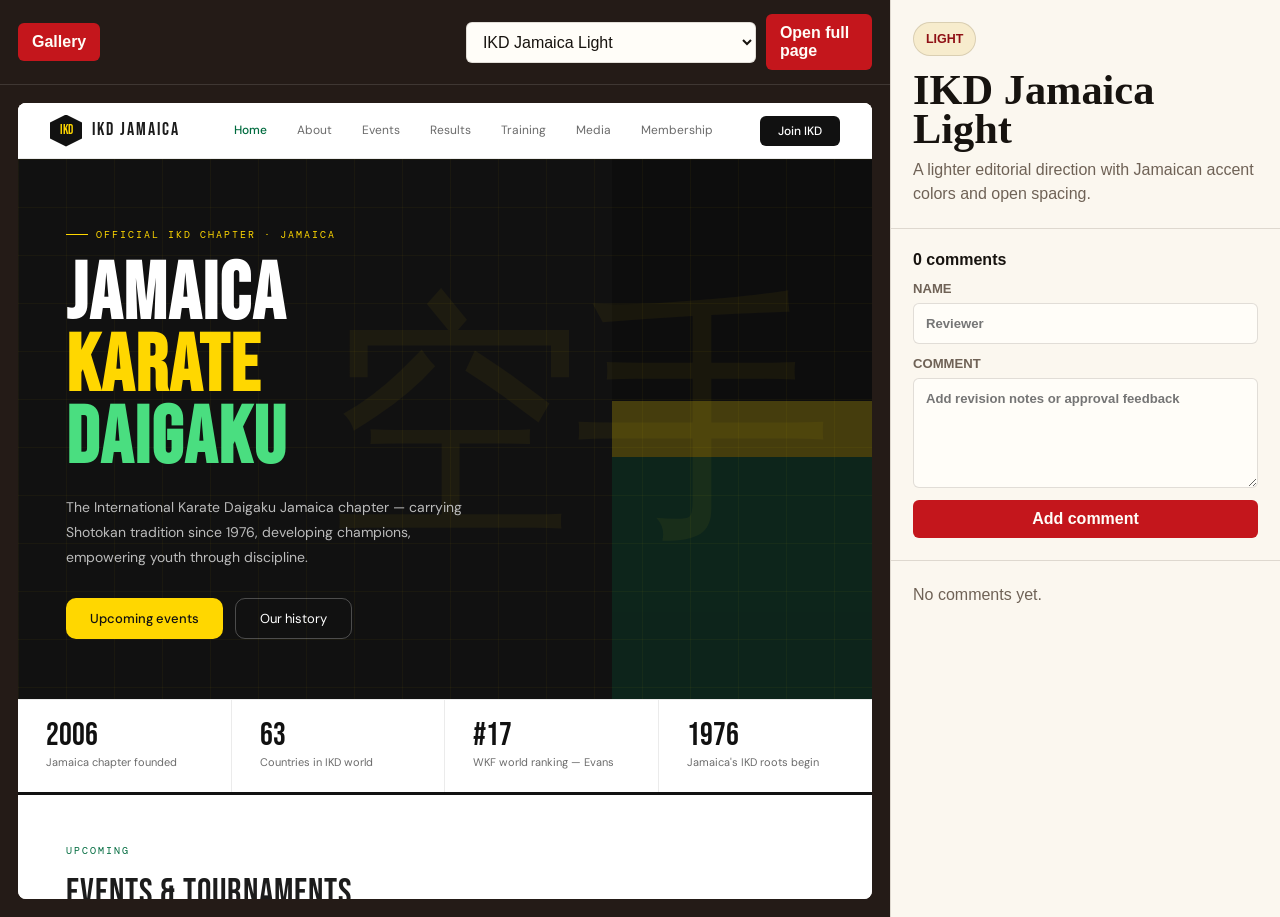
<file: viewer.html>
<!DOCTYPE html>
<html lang="en">
<head>
  <meta charset="UTF-8">
  <meta name="viewport" content="width=device-width, initial-scale=1.0">
  <title>Mockup Review | IKD Jamaica</title>
  <link rel="stylesheet" href="assets/css/styles.css">
</head>
<body>
  <main class="viewer-shell">
    <section class="viewer-main" aria-label="Selected mockup">
      <header class="viewer-topbar">
        <a class="button" href="index.html">Gallery</a>
        <div class="viewer-actions">
          <select id="mockupSelector" aria-label="Choose mockup"></select>
          <a class="button" id="openDirect" href="#" target="_blank" rel="noopener">Open full page</a>
        </div>
      </header>
      <div class="viewer-frame-wrap">
        <iframe id="mockupFrame" title="Selected mockup"></iframe>
      </div>
    </section>

    <aside class="comments-panel" aria-label="Mockup comments">
      <header class="comments-header">
        <span class="viewer-tag" id="viewerTag">Mockup</span>
        <h1 id="viewerTitle">Mockup</h1>
        <p class="viewer-copy" id="viewerDescription"></p>
      </header>

      <form class="comment-form" id="commentForm">
        <strong id="commentCount">0 comments</strong>
        <label>
          Name
          <input id="commentName" type="text" autocomplete="name" placeholder="Reviewer">
        </label>
        <label>
          Comment
          <textarea id="commentMessage" required placeholder="Add revision notes or approval feedback"></textarea>
        </label>
        <button class="button" type="submit">Add comment</button>
      </form>

      <section class="comment-list" id="commentList" aria-live="polite"></section>
    </aside>
  </main>

  <script src="assets/js/mockups.js"></script>
  <script src="assets/js/app.js"></script>
</body>
</html>
</file>
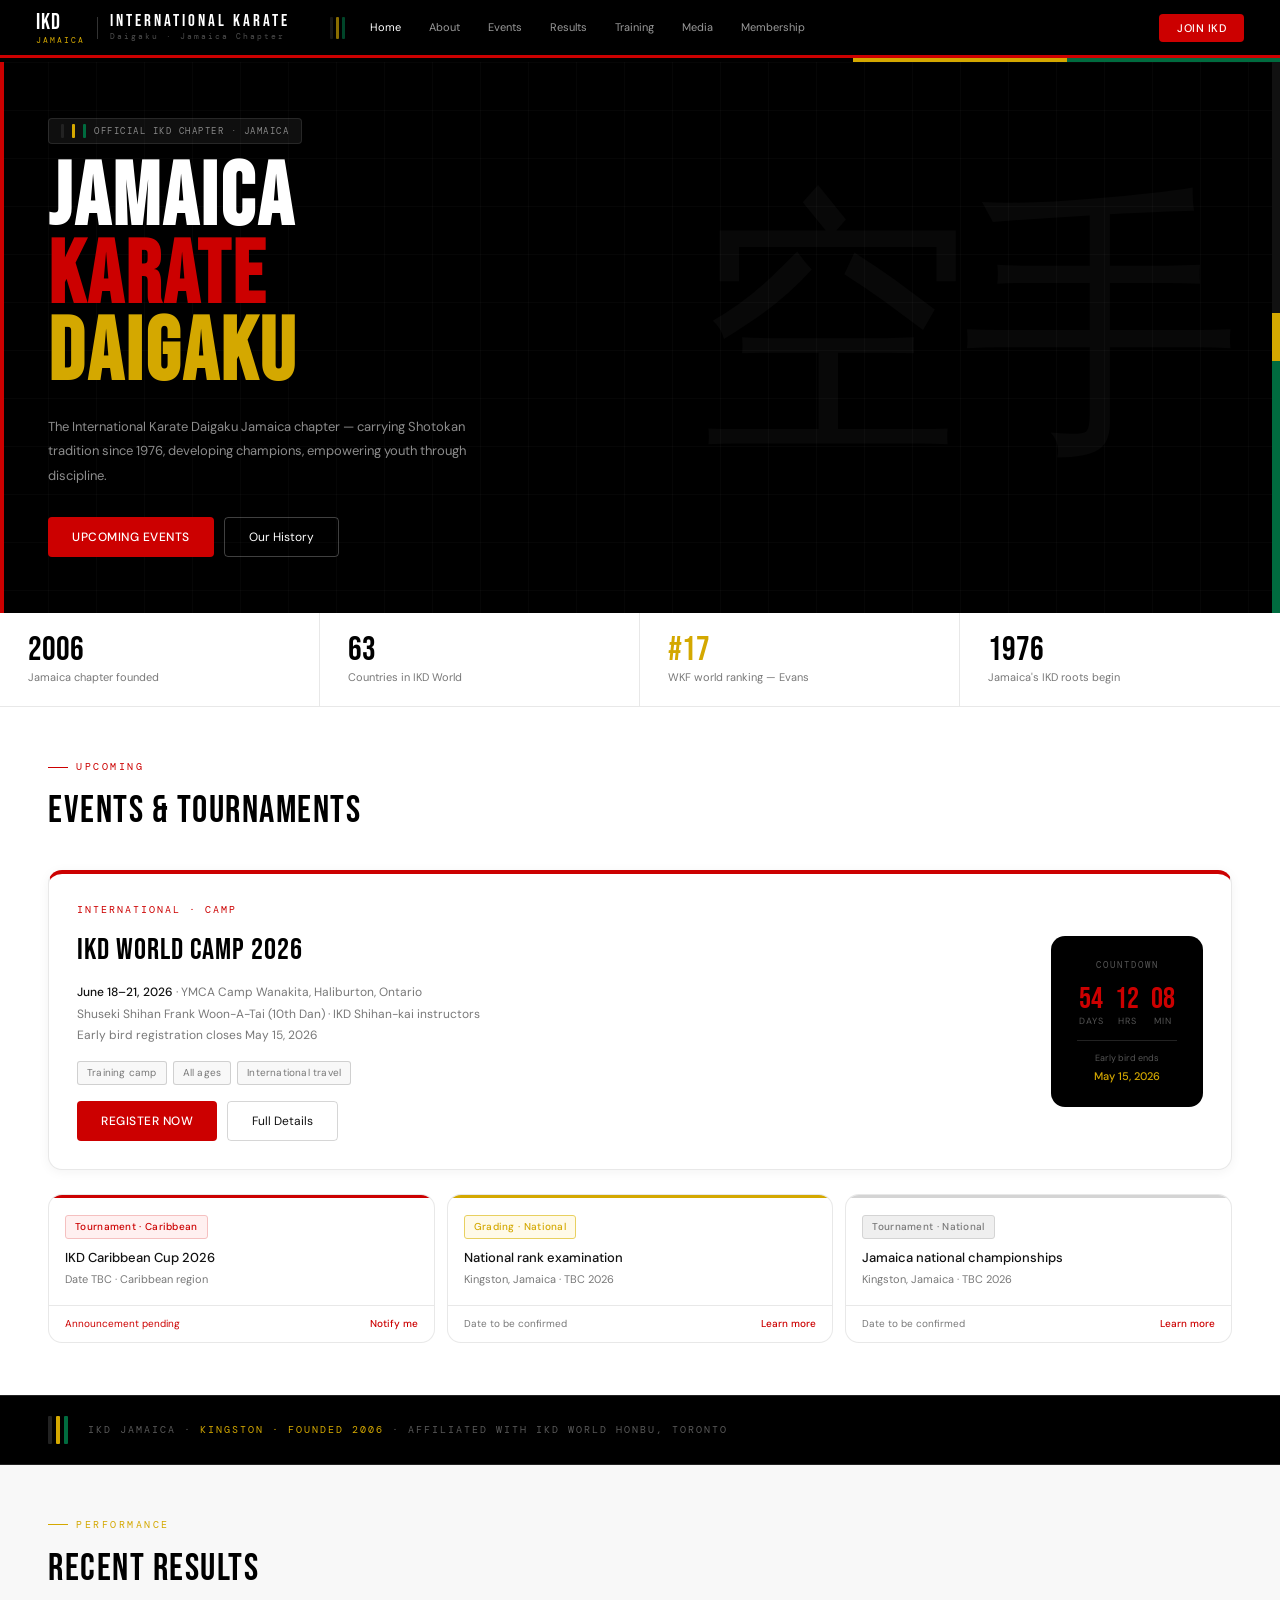
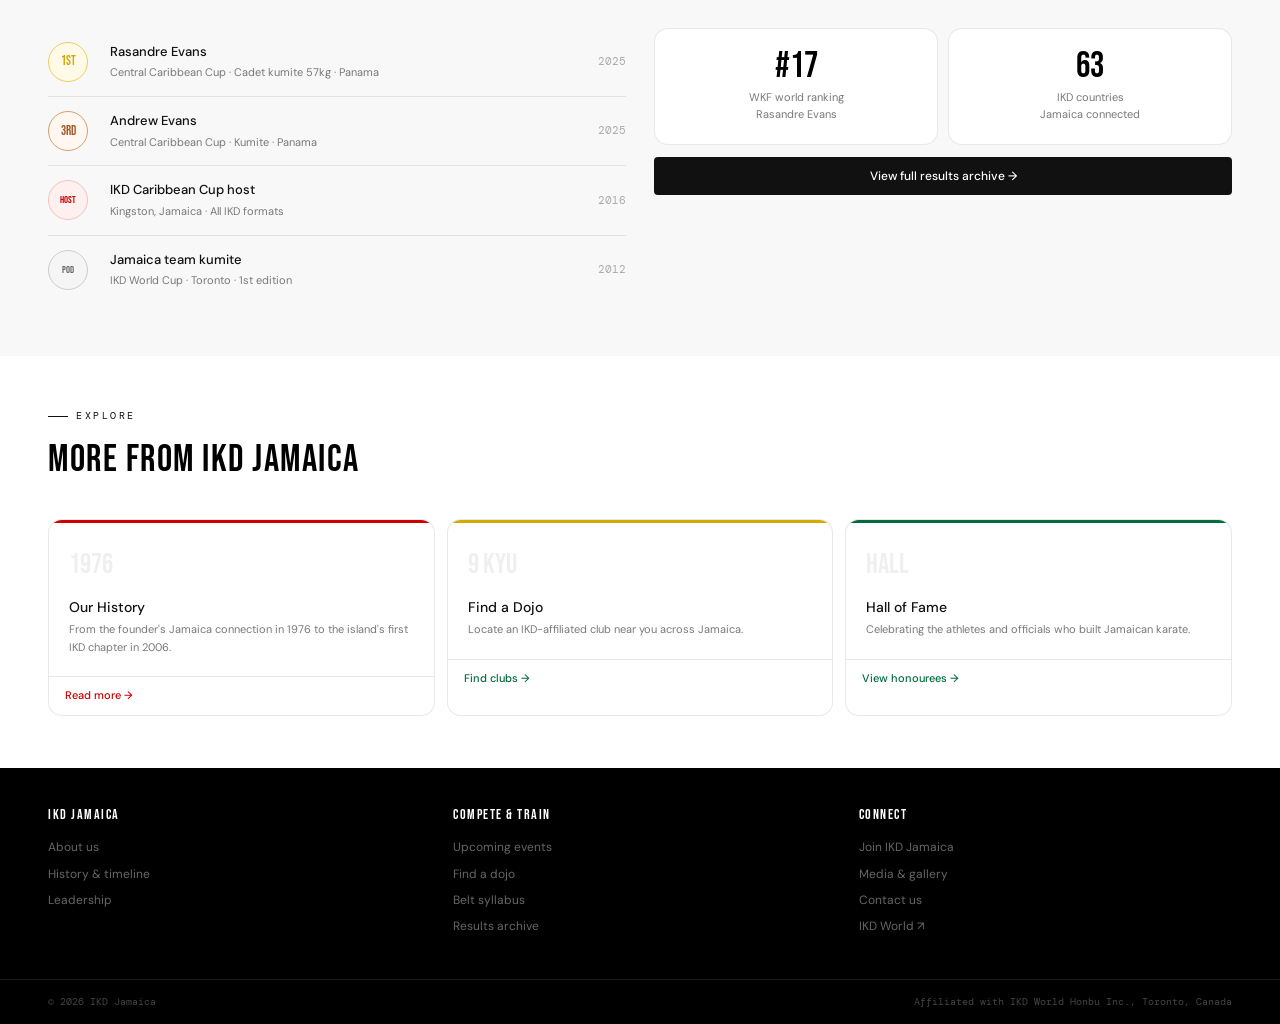
<file: mockups/ikd-jamaica-ikdworld-theme-black.html>
<!DOCTYPE html>
<html lang="en">
<head>
<meta charset="UTF-8">
<meta name="viewport" content="width=device-width, initial-scale=1.0">
<title>IKD Jamaica — IKD World Theme</title>
<style>
@import url('https://fonts.googleapis.com/css2?family=Bebas+Neue&family=DM+Sans:ital,wght@0,300;0,400;0,500;1,400&family=DM+Mono:wght@400;500&display=swap');
:root {
  --white:#ffffff;--off:#f8f8f8;--lgrey:#efefef;--mgrey:#d4d4d4;
  --muted:#787878;--subtle:#aaaaaa;--black:#111111;--ink:#000000;
  --red:#CC0000;--rdark:#A00000;--rbg:#fff0f0;--rborder:#f5c0c0;
  --gold:#D4A800;--gbg:#fffae8;--gborder:#e8d060;
  --green:#006B3F;--grbg:#e8f5ee;--grborder:#9dd4b8;
  --bg:var(--white);--bgalt:var(--off);--bgtint:var(--lgrey);
  --border:rgba(0,0,0,0.09);--bordermd:rgba(0,0,0,0.16);--borderstr:rgba(0,0,0,0.28);
  --r:8px;--rl:14px;
}
*{box-sizing:border-box;margin:0;padding:0;}
body{background:var(--white);color:var(--black);font-family:'DM Sans',sans-serif;font-size:14px;line-height:1.6;min-height:100vh;}
.shell{display:flex;flex-direction:column;min-height:100vh;}
nav{background:var(--ink);padding:0 36px;display:flex;align-items:center;height:58px;position:sticky;top:0;z-index:100;border-bottom:3px solid var(--red);}
.nlogo{display:flex;align-items:center;gap:12px;margin-right:40px;cursor:pointer;}
.nlogo-k{font-family:'Bebas Neue',sans-serif;font-size:22px;color:#fff;letter-spacing:1px;line-height:1;}
.nlogo-sub{font-family:'DM Mono',monospace;font-size:8px;color:var(--gold);letter-spacing:2px;text-transform:uppercase;margin-top:2px;}
.nsep{width:1px;height:22px;background:rgba(255,255,255,0.2);}
.ntext{font-family:'Bebas Neue',sans-serif;font-size:17px;letter-spacing:3px;color:#fff;line-height:1;}
.nsub2{font-family:'DM Mono',monospace;font-size:8px;color:rgba(255,255,255,0.3);letter-spacing:2px;}
.nflag{display:flex;gap:3px;align-items:center;margin-right:12px;opacity:0.65;}
.nfs{width:3px;height:22px;border-radius:1px;}
.nlinks{display:flex;gap:2px;flex:1;}
.nlink{padding:6px 13px;font-size:11px;color:rgba(255,255,255,0.6);cursor:pointer;border-radius:4px;transition:all .15s;white-space:nowrap;}
.nlink:hover{color:#fff;background:rgba(255,255,255,0.08);}
.nlink.active{color:#fff;}
.ncta{background:var(--red);color:#fff;padding:7px 18px;border-radius:4px;font-size:11px;font-weight:500;cursor:pointer;border:none;letter-spacing:.5px;text-transform:uppercase;transition:background .15s;font-family:'DM Sans',sans-serif;}
.ncta:hover{background:var(--rdark);}
.jmbar{display:flex;height:4px;width:100%;}
.jmbs{flex:1;}
.page{display:none;}.page.active{display:block;}
.hero{background:var(--ink);min-height:500px;position:relative;overflow:hidden;display:flex;align-items:flex-end;padding:56px 48px;}
.hgrid{position:absolute;inset:0;background-image:linear-gradient(rgba(255,255,255,.025) 1px,transparent 1px),linear-gradient(90deg,rgba(255,255,255,.025) 1px,transparent 1px);background-size:48px 48px;}
.hstripes{position:absolute;top:0;right:0;width:8px;height:100%;display:flex;flex-direction:column;}
.hs{flex:1;}
.hkanji{position:absolute;right:48px;top:50%;transform:translateY(-50%);font-family:'Bebas Neue',sans-serif;font-size:280px;line-height:1;color:rgba(255,255,255,.03);pointer-events:none;user-select:none;letter-spacing:-10px;}
.hline{position:absolute;left:0;top:0;bottom:0;width:4px;background:var(--red);}
.hcontent{position:relative;max-width:600px;}
.heyebrow{display:inline-flex;align-items:center;gap:8px;font-family:'DM Mono',monospace;font-size:10px;color:rgba(255,255,255,.5);letter-spacing:2px;text-transform:uppercase;margin-bottom:14px;}
.heddot{width:6px;height:6px;border-radius:50%;background:var(--red);}
.htitle{font-family:'Bebas Neue',sans-serif;font-size:88px;line-height:.88;letter-spacing:3px;margin-bottom:22px;color:#fff;}
.htitle .tr{color:var(--red);}.htitle .tg{color:var(--gold);}
.hbody{font-size:13px;color:rgba(255,255,255,.55);line-height:1.9;max-width:420px;margin-bottom:28px;}
.hjmbadge{display:inline-flex;align-items:center;gap:8px;background:rgba(255,255,255,.06);border:1px solid rgba(255,255,255,.1);border-radius:4px;padding:5px 12px;margin-bottom:16px;}
.hjmbs{width:3px;height:14px;border-radius:1px;}
.hjmbadge span{font-family:'DM Mono',monospace;font-size:9px;color:rgba(255,255,255,.5);letter-spacing:1.5px;text-transform:uppercase;}
.hbtns{display:flex;gap:10px;}
.btn-r{background:var(--red);color:#fff;border:none;padding:11px 24px;border-radius:4px;font-size:12px;font-weight:500;cursor:pointer;letter-spacing:.5px;text-transform:uppercase;transition:background .15s;font-family:'DM Sans',sans-serif;}
.btn-r:hover{background:var(--rdark);}
.btn-gw{background:transparent;color:#fff;border:1px solid rgba(255,255,255,.25);padding:11px 24px;border-radius:4px;font-size:12px;cursor:pointer;transition:all .15s;font-family:'DM Sans',sans-serif;}
.btn-gw:hover{border-color:rgba(255,255,255,.5);background:rgba(255,255,255,.06);}
.btn-blk{background:var(--black);color:#fff;border:none;padding:11px 24px;border-radius:4px;font-size:12px;font-weight:500;cursor:pointer;font-family:'DM Sans',sans-serif;transition:background .15s;}
.btn-blk:hover{background:#333;}
.btn-out{background:transparent;color:var(--black);border:1px solid var(--bordermd);padding:11px 24px;border-radius:4px;font-size:12px;cursor:pointer;transition:all .15s;font-family:'DM Sans',sans-serif;}
.btn-out:hover{border-color:var(--borderstr);background:var(--bgalt);}
.btn-sm{padding:7px 16px;font-size:11px;}
.statsbar{display:grid;grid-template-columns:repeat(4,1fr);border-bottom:1px solid var(--border);}
.stat{padding:20px 28px;border-right:1px solid var(--border);background:var(--white);}
.stat:last-child{border-right:none;}
.stn{font-family:'Bebas Neue',sans-serif;font-size:34px;color:var(--ink);line-height:1;}
.stn.jg{color:var(--gold);}
.stl{font-size:11px;color:var(--muted);margin-top:2px;}
.sec{padding:52px 48px;background:var(--white);}
.sec-alt{background:var(--off);}
.sech{margin-bottom:28px;}
.seye{font-family:'DM Mono',monospace;font-size:10px;letter-spacing:2.5px;text-transform:uppercase;margin-bottom:6px;display:flex;align-items:center;gap:8px;}
.eyline{width:20px;height:1px;}
.ey-r{color:var(--red);}.ey-g{color:var(--gold);}.ey-gr{color:var(--green);}.ey-b{color:var(--black);}
.sett{font-family:'Bebas Neue',sans-serif;font-size:38px;letter-spacing:1.5px;color:var(--ink);}
.cards{display:grid;gap:12px;}
.c3{grid-template-columns:repeat(3,1fr);}.c2{grid-template-columns:repeat(2,1fr);}
.card{background:var(--white);border:1px solid var(--border);border-radius:var(--rl);overflow:hidden;transition:border-color .2s,box-shadow .2s,transform .2s;cursor:pointer;}
.card:hover{border-color:var(--bordermd);box-shadow:0 4px 18px rgba(0,0,0,.07);transform:translateY(-2px);}
.caccent{height:3px;}
.cbody{padding:16px;}
.cbadge{display:inline-block;font-size:10px;font-weight:500;padding:3px 9px;border-radius:3px;margin-bottom:10px;letter-spacing:.3px;}
.br{background:var(--rbg);color:var(--red);border:1px solid var(--rborder);}
.bg{background:var(--gbg);color:var(--gold);border:1px solid var(--gborder);}
.bgr{background:var(--grbg);color:var(--green);border:1px solid var(--grborder);}
.bk{background:var(--ink);color:#fff;}
.bgy{background:var(--lgrey);color:var(--muted);border:1px solid var(--mgrey);}
.ctitle{font-size:13px;font-weight:500;color:var(--black);margin-bottom:4px;line-height:1.4;}
.cmeta{font-size:11px;color:var(--muted);line-height:1.6;}
.cfoot{padding:10px 16px;border-top:1px solid var(--border);display:flex;justify-content:space-between;align-items:center;}
.sto{font-size:10px;color:var(--green);font-weight:500;}
.stp{font-size:10px;color:var(--red);}
.stt{font-size:10px;color:var(--muted);}
.clink{font-size:10px;color:var(--red);cursor:pointer;font-weight:500;}
.fevent{background:var(--white);border:1px solid var(--border);border-top:4px solid var(--red);border-radius:var(--rl);padding:28px;display:grid;grid-template-columns:1fr auto;gap:28px;align-items:center;margin-bottom:24px;box-shadow:0 2px 12px rgba(0,0,0,.05);}
.feye{font-family:'DM Mono',monospace;font-size:10px;color:var(--red);letter-spacing:2px;text-transform:uppercase;margin-bottom:8px;}
.fett{font-family:'Bebas Neue',sans-serif;font-size:30px;letter-spacing:1px;color:var(--ink);margin-bottom:8px;}
.femeta{font-size:12px;color:var(--muted);line-height:1.8;margin-bottom:14px;}
.femeta strong{color:var(--black);font-weight:500;}
.fetags{display:flex;gap:6px;flex-wrap:wrap;margin-bottom:16px;}
.fetag{font-size:10px;padding:3px 9px;border-radius:3px;border:1px solid var(--bordermd);color:var(--muted);background:var(--off);letter-spacing:.2px;}
.febtns{display:flex;gap:10px;}
.cdown{background:var(--ink);border-radius:var(--rl);padding:22px 26px;text-align:center;min-width:152px;}
.cdtop{font-family:'DM Mono',monospace;font-size:9px;color:#555;letter-spacing:2px;margin-bottom:12px;}
.cdnums{display:grid;grid-template-columns:repeat(3,1fr);gap:8px;margin-bottom:12px;}
.cdu{text-align:center;}
.cdn{font-family:'Bebas Neue',sans-serif;font-size:30px;color:var(--red);line-height:1;}
.cdul{font-size:9px;color:#555;letter-spacing:1px;}
.cddiv{border-top:1px solid #222;padding-top:10px;}
.cdsub{font-size:9px;color:#555;}
.cddate{font-size:11px;color:var(--gold);margin-top:2px;font-weight:500;}
.fbar{display:flex;gap:6px;margin-bottom:20px;flex-wrap:wrap;}
.chip{font-size:11px;padding:5px 13px;border-radius:3px;border:1px solid var(--bordermd);cursor:pointer;color:var(--muted);background:var(--white);transition:all .15s;font-family:'DM Sans',sans-serif;letter-spacing:.2px;}
.chip:hover{border-color:var(--black);color:var(--black);}
.chip.active{background:var(--ink);color:#fff;border-color:var(--ink);font-weight:500;}
.phero{background:var(--ink);padding:44px 48px 0;border-bottom:3px solid var(--red);}
.pcrumb{font-family:'DM Mono',monospace;font-size:10px;color:rgba(255,255,255,.35);margin-bottom:10px;}
.pcrumb span{color:rgba(255,255,255,.7);}
.ptt{font-family:'Bebas Neue',sans-serif;font-size:52px;letter-spacing:2px;color:#fff;margin-bottom:6px;}
.psub{font-size:13px;color:rgba(255,255,255,.5);max-width:500px;line-height:1.7;margin-bottom:28px;}
.stabs{display:flex;}
.stab{padding:10px 18px;font-size:11px;color:rgba(255,255,255,.4);cursor:pointer;border-bottom:2px solid transparent;transition:all .15s;letter-spacing:.3px;}
.stab:hover{color:rgba(255,255,255,.75);}
.stab.active{color:#fff;border-bottom-color:var(--red);}
.rrow{display:grid;grid-template-columns:48px 1fr auto;gap:14px;align-items:center;padding:14px 0;border-bottom:1px solid var(--border);}
.rrow:last-child{border-bottom:none;}
.mc{width:40px;height:40px;border-radius:50%;display:flex;align-items:center;justify-content:center;font-family:'Bebas Neue',sans-serif;font-size:13px;}
.mg{background:var(--gbg);color:var(--gold);border:1px solid var(--gborder);}
.ms{background:#f5f5f5;color:#666;border:1px solid #ccc;}
.mb{background:#fff7f0;color:#a05c2a;border:1px solid #d4a070;}
.mr{background:var(--rbg);color:var(--red);border:1px solid var(--rborder);}
.rname{font-size:13px;font-weight:500;color:var(--black);margin-bottom:2px;}
.rdet{font-size:11px;color:var(--muted);}
.ryr{font-family:'DM Mono',monospace;font-size:11px;color:var(--subtle);}
.blist{display:flex;flex-direction:column;gap:5px;}
.brow{display:flex;align-items:center;gap:12px;padding:10px 14px;background:var(--white);border:1px solid var(--border);border-radius:var(--r);transition:border-color .15s;cursor:pointer;}
.brow:hover{border-color:var(--bordermd);}
.bsw{width:36px;height:12px;border-radius:2px;flex-shrink:0;}
.bky{font-family:'DM Mono',monospace;font-size:10px;color:var(--muted);min-width:52px;}
.bnm{font-size:12px;font-weight:500;color:var(--black);flex:1;}
.phgrid{display:grid;grid-template-columns:2fr 1fr;grid-template-rows:200px 200px;gap:4px;}
.pmain{grid-row:1/3;border-radius:var(--r) 0 0 var(--r);}
.psm:first-of-type{border-radius:0 var(--r) 0 0;}
.psm:last-of-type{border-radius:0 0 var(--r) 0;}
.pblk{position:relative;overflow:hidden;cursor:pointer;display:flex;align-items:flex-end;padding:12px;}
.pblk:hover .pov{opacity:.7;}
.pov{position:absolute;inset:0;background:linear-gradient(to top,rgba(0,0,0,.7) 0%,transparent 60%);transition:opacity .2s;}
.plbl{position:relative;font-size:11px;color:#fff;}
.ptag{display:inline-block;background:var(--red);color:#fff;font-size:9px;font-weight:500;padding:2px 7px;border-radius:2px;margin-bottom:3px;letter-spacing:.5px;text-transform:uppercase;}
.tgrid{display:grid;grid-template-columns:repeat(4,1fr);gap:4px;margin-top:4px;}
.thmb{aspect-ratio:1;border-radius:var(--r);position:relative;overflow:hidden;cursor:pointer;display:flex;align-items:flex-end;padding:8px;transition:transform .2s;}
.thmb:hover{transform:scale(1.03);}
.thov{position:absolute;inset:0;background:linear-gradient(to top,rgba(0,0,0,.6) 0%,transparent 60%);}
.thlbl{position:relative;font-size:10px;color:#fff;}
.vcard{background:var(--white);border:1px solid var(--border);border-radius:var(--rl);overflow:hidden;cursor:pointer;transition:border-color .2s,box-shadow .2s,transform .2s;}
.vcard:hover{border-color:var(--bordermd);box-shadow:0 4px 18px rgba(0,0,0,.07);transform:translateY(-2px);}
.vthumb{aspect-ratio:16/9;display:flex;align-items:center;justify-content:center;position:relative;}
.pbtn{width:42px;height:42px;border-radius:50%;background:var(--red);display:flex;align-items:center;justify-content:center;transition:transform .15s;box-shadow:0 2px 12px rgba(204,0,0,.4);}
.vcard:hover .pbtn{transform:scale(1.1);}
.ptri{width:0;height:0;border-top:7px solid transparent;border-bottom:7px solid transparent;border-left:12px solid #fff;margin-left:3px;}
.vdur{position:absolute;bottom:8px;right:10px;background:rgba(0,0,0,.65);color:#fff;font-family:'DM Mono',monospace;font-size:9px;padding:2px 6px;border-radius:2px;}
.vbody{padding:12px;}
.vtt{font-size:12px;font-weight:500;color:var(--black);margin-bottom:3px;line-height:1.4;}
.vmt{font-size:10px;color:var(--muted);}
.nbig{background:var(--white);border:1px solid var(--border);border-top:4px solid var(--red);border-radius:var(--rl);padding:22px;}
.nsrc{font-family:'DM Mono',monospace;font-size:9px;color:var(--muted);letter-spacing:1px;text-transform:uppercase;margin-bottom:8px;}
.ntt{font-size:14px;font-weight:500;color:var(--black);line-height:1.5;margin-bottom:8px;}
.nexc{font-size:12px;color:var(--muted);line-height:1.7;margin-bottom:12px;}
.nbyl{font-size:10px;color:var(--subtle);}
.nlnk{font-size:10px;color:var(--red);cursor:pointer;font-weight:500;}
.pitem{display:grid;grid-template-columns:110px 1fr auto;gap:14px;align-items:center;padding:13px 0;border-bottom:1px solid var(--border);}
.pitem:last-child{border-bottom:none;}
.psrc{font-family:'DM Mono',monospace;font-size:10px;color:var(--muted);}
.ptt2{font-size:12px;font-weight:500;color:var(--black);margin-bottom:2px;}
.pdt{font-size:10px;color:var(--muted);}
.plnk{font-size:10px;color:var(--red);cursor:pointer;font-weight:500;white-space:nowrap;}
.tl{position:relative;padding-left:24px;}
.tl::before{content:'';position:absolute;left:7px;top:8px;bottom:0;width:1px;background:var(--mgrey);}
.tli{position:relative;margin-bottom:20px;}
.tldot{position:absolute;left:-24px;top:5px;width:12px;height:12px;border-radius:50%;background:var(--red);border:2px solid var(--white);}
.tldot.dim{background:var(--mgrey);}
.tlyr{font-family:'DM Mono',monospace;font-size:10px;color:var(--red);margin-bottom:2px;}
.tlyr.dim{color:var(--muted);}
.tlev{font-size:12px;font-weight:500;color:var(--black);margin-bottom:2px;}
.tldet{font-size:11px;color:var(--muted);line-height:1.5;}
.lcard{background:var(--white);border:1px solid var(--border);border-radius:var(--rl);padding:18px;display:flex;gap:14px;align-items:flex-start;}
.lavt{width:44px;height:44px;border-radius:50%;display:flex;align-items:center;justify-content:center;font-family:'Bebas Neue',sans-serif;font-size:16px;flex-shrink:0;}
.lnm{font-size:13px;font-weight:500;color:var(--black);margin-bottom:2px;}
.ltt{font-size:10px;color:var(--red);font-weight:500;margin-bottom:6px;letter-spacing:.3px;}
.lbi{font-size:11px;color:var(--muted);line-height:1.6;}
.mqt{background:var(--off);border:1px solid var(--border);border-left:4px solid var(--red);border-radius:var(--rl);padding:24px;margin-bottom:22px;}
.mqlab{font-family:'DM Mono',monospace;font-size:9px;color:var(--red);letter-spacing:2px;text-transform:uppercase;margin-bottom:10px;}
.mqtxt{font-size:13px;color:var(--black);line-height:1.9;font-style:italic;}
.vcard2{background:var(--white);border:1px solid var(--border);border-top:3px solid;border-radius:var(--rl);padding:20px;}
.vnm{font-family:'Bebas Neue',sans-serif;font-size:20px;letter-spacing:1px;color:var(--black);margin-bottom:6px;}
.vds{font-size:12px;color:var(--muted);line-height:1.6;}
.fmtcard{background:var(--white);border:1px solid var(--border);border-top:3px solid;border-radius:var(--rl);padding:18px;cursor:pointer;transition:box-shadow .2s,transform .2s;}
.fmtcard:hover{box-shadow:0 4px 16px rgba(0,0,0,.07);transform:translateY(-2px);}
.fnm{font-size:13px;font-weight:500;color:var(--black);margin-bottom:6px;}
.fds{font-size:11px;color:var(--muted);line-height:1.5;}
.acard{background:var(--white);border:1px solid var(--border);border-radius:var(--rl);overflow:hidden;cursor:pointer;transition:box-shadow .2s,transform .2s;}
.acard:hover{box-shadow:0 4px 20px rgba(0,0,0,.08);transform:translateY(-2px);}
.aimg{height:100px;background:var(--off);display:flex;align-items:center;justify-content:center;font-family:'Bebas Neue',sans-serif;font-size:36px;color:var(--mgrey);position:relative;}
.abadge{position:absolute;top:10px;right:10px;background:var(--ink);color:var(--gold);font-family:'DM Mono',monospace;font-size:9px;padding:2px 8px;border-radius:2px;}
.abody{padding:14px;}
.anm{font-size:13px;font-weight:500;color:var(--black);margin-bottom:2px;}
.acat{font-size:11px;color:var(--muted);margin-bottom:8px;}
.astats{display:flex;gap:14px;}
.ast{text-align:center;}
.asn{font-family:'Bebas Neue',sans-serif;font-size:20px;color:var(--black);line-height:1;}
.asl{font-size:9px;color:var(--muted);}
.hofcard{background:var(--white);border:1px solid var(--border);border-radius:var(--rl);padding:18px;display:flex;gap:14px;cursor:pointer;transition:border-color .2s,box-shadow .2s;}
.hofcard:hover{border-color:var(--borderstr);box-shadow:0 2px 12px rgba(0,0,0,.06);}
.hofn{font-family:'Bebas Neue',sans-serif;font-size:32px;color:var(--lgrey);line-height:1;min-width:32px;}
.hofnm{font-size:13px;font-weight:500;color:var(--black);margin-bottom:2px;}
.hofdet{font-size:11px;color:var(--muted);line-height:1.5;}
.hofyr{font-family:'DM Mono',monospace;font-size:9px;color:var(--red);margin-top:4px;}
.ditem{display:flex;gap:14px;align-items:center;padding:14px 0;border-bottom:1px solid var(--border);}
.ditem:last-child{border-bottom:none;}
.ddot{width:8px;height:8px;border-radius:50%;background:var(--red);flex-shrink:0;}
.dnm{font-size:13px;font-weight:500;color:var(--black);flex:1;}
.ddet{font-size:11px;color:var(--muted);}
.dlnk{font-size:10px;color:var(--red);cursor:pointer;font-weight:500;}
.mapbox{background:#e8ede8;border:1px solid var(--bordermd);border-radius:var(--rl);height:180px;position:relative;overflow:hidden;display:flex;align-items:center;justify-content:center;}
.mapgrid{position:absolute;inset:0;background-image:linear-gradient(rgba(0,107,63,.1) 1px,transparent 1px),linear-gradient(90deg,rgba(0,107,63,.1) 1px,transparent 1px);background-size:28px 28px;}
.cbox{background:var(--white);border:1px solid var(--border);border-top:4px solid var(--green);border-radius:var(--rl);padding:22px;}
.crow{display:flex;gap:10px;align-items:flex-start;padding:10px 0;border-bottom:1px solid var(--border);}
.crow:last-child{border-bottom:none;}
.cion{font-family:'DM Mono',monospace;font-size:10px;color:var(--muted);min-width:60px;padding-top:1px;}
.cval{font-size:12px;color:var(--black);line-height:1.6;}
.frmbox{background:var(--white);border:1px solid var(--border);border-radius:var(--rl);padding:24px;}
.frow{display:grid;grid-template-columns:1fr 1fr;gap:12px;margin-bottom:12px;}
.ffield{display:flex;flex-direction:column;gap:4px;}
.flbl{font-family:'DM Mono',monospace;font-size:9px;color:var(--muted);letter-spacing:1px;text-transform:uppercase;}
.finp{background:var(--off);border:1px solid var(--bordermd);border-radius:var(--r);padding:9px 12px;font-size:12px;color:var(--black);outline:none;font-family:'DM Sans',sans-serif;transition:border-color .15s;width:100%;}
.finp:focus{border-color:var(--black);}
.jmband{background:var(--ink);padding:20px 48px;display:flex;align-items:center;gap:20px;border-top:1px solid #222;border-bottom:1px solid #222;}
.jmbflag{display:flex;gap:4px;}
.jmbstripe{width:4px;height:28px;border-radius:1px;}
.jmbtext{font-family:'DM Mono',monospace;font-size:10px;color:rgba(255,255,255,.35);letter-spacing:2px;text-transform:uppercase;}
.jmbtext span{color:var(--gold);}
footer{background:var(--ink);padding:36px 48px;display:grid;grid-template-columns:1fr 1fr 1fr;gap:32px;}
.fcoltt{font-family:'Bebas Neue',sans-serif;font-size:14px;letter-spacing:1.5px;color:#fff;margin-bottom:12px;}
.flnk{font-size:12px;color:#666;cursor:pointer;display:block;margin-bottom:7px;transition:color .15s;}
.flnk:hover{color:var(--gold);}
.fbot{background:#000;padding:14px 48px;display:flex;justify-content:space-between;align-items:center;border-top:1px solid #1a1a1a;}
.fcopy{font-family:'DM Mono',monospace;font-size:10px;color:#444;}
</style>
</head>
<body>
<div class="shell">

<!-- NAV -->
<nav>
  <div class="nlogo" onclick="showPage('home')">
    <div style="display:flex;flex-direction:column;line-height:1;"><div class="nlogo-k">IKD</div><div class="nlogo-sub">Jamaica</div></div>
    <div class="nsep"></div>
    <div><div class="ntext">International Karate</div><div class="nsub2">Daigaku · Jamaica Chapter</div></div>
  </div>
  <div class="nflag"><div class="nfs" style="background:#222;"></div><div class="nfs" style="background:#D4A800;"></div><div class="nfs" style="background:#006B3F;"></div></div>
  <div class="nlinks">
    <span class="nlink" id="nav-home"       onclick="showPage('home')">Home</span>
    <span class="nlink" id="nav-about"      onclick="showPage('about')">About</span>
    <span class="nlink" id="nav-events"     onclick="showPage('events')">Events</span>
    <span class="nlink" id="nav-results"    onclick="showPage('results')">Results</span>
    <span class="nlink" id="nav-training"   onclick="showPage('training')">Training</span>
    <span class="nlink" id="nav-media"      onclick="showPage('media')">Media</span>
    <span class="nlink" id="nav-membership" onclick="showPage('membership')">Membership</span>
  </div>
  <button class="ncta" onclick="showPage('membership')">Join IKD</button>
</nav>
<div class="jmbar"><div class="jmbs" style="background:var(--ink);flex:4;"></div><div class="jmbs" style="background:var(--gold);flex:1;"></div><div class="jmbs" style="background:var(--green);flex:1;"></div></div>

<!-- HOME -->
<div class="page active" id="page-home">
  <div class="hero">
    <div class="hgrid"></div>
    <div class="hstripes"><div class="hs" style="background:#111;"></div><div class="hs" style="background:#D4A800;max-height:48px;"></div><div class="hs" style="background:#006B3F;"></div></div>
    <div class="hkanji">空手</div>
    <div class="hline"></div>
    <div class="hcontent">
      <div class="hjmbadge"><div class="hjmbs" style="background:#222;"></div><div class="hjmbs" style="background:#D4A800;"></div><div class="hjmbs" style="background:#006B3F;"></div><span>Official IKD Chapter · Jamaica</span></div>
      <h1 class="htitle">Jamaica<br><span class="tr">Karate</span><br><span class="tg">Daigaku</span></h1>
      <p class="hbody">The International Karate Daigaku Jamaica chapter — carrying Shotokan tradition since 1976, developing champions, empowering youth through discipline.</p>
      <div class="hbtns"><button class="btn-r" onclick="showPage('events')">Upcoming Events</button><button class="btn-gw" onclick="showPage('about')">Our History</button></div>
    </div>
  </div>
  <div class="statsbar">
    <div class="stat"><div class="stn">2006</div><div class="stl">Jamaica chapter founded</div></div>
    <div class="stat"><div class="stn">63</div><div class="stl">Countries in IKD World</div></div>
    <div class="stat"><div class="stn jg">#17</div><div class="stl">WKF world ranking — Evans</div></div>
    <div class="stat"><div class="stn">1976</div><div class="stl">Jamaica's IKD roots begin</div></div>
  </div>
  <div class="sec">
    <div class="sech"><div class="seye ey-r"><div class="eyline" style="background:var(--red);"></div>Upcoming</div><div class="sett">Events & Tournaments</div></div>
    <div class="fevent">
      <div>
        <div class="feye">International · Camp</div>
        <div class="fett">IKD World Camp 2026</div>
        <div class="femeta"><strong>June 18–21, 2026</strong> · YMCA Camp Wanakita, Haliburton, Ontario<br>Shuseki Shihan Frank Woon-A-Tai (10th Dan) · IKD Shihan-kai instructors<br>Early bird registration closes May 15, 2026</div>
        <div class="fetags"><span class="fetag">Training camp</span><span class="fetag">All ages</span><span class="fetag">International travel</span></div>
        <div class="febtns"><button class="btn-r">Register Now</button><button class="btn-out" onclick="showPage('events')">Full Details</button></div>
      </div>
      <div class="cdown">
        <div class="cdtop">COUNTDOWN</div>
        <div class="cdnums"><div class="cdu"><div class="cdn" id="cd-d">54</div><div class="cdul">DAYS</div></div><div class="cdu"><div class="cdn" id="cd-h">12</div><div class="cdul">HRS</div></div><div class="cdu"><div class="cdn" id="cd-m">08</div><div class="cdul">MIN</div></div></div>
        <div class="cddiv"><div class="cdsub">Early bird ends</div><div class="cddate">May 15, 2026</div></div>
      </div>
    </div>
    <div class="cards c3">
      <div class="card" onclick="showPage('events')"><div class="caccent" style="background:var(--red);"></div><div class="cbody"><div class="cbadge br">Tournament · Caribbean</div><div class="ctitle">IKD Caribbean Cup 2026</div><div class="cmeta">Date TBC · Caribbean region</div></div><div class="cfoot"><span class="stp">Announcement pending</span><span class="clink">Notify me</span></div></div>
      <div class="card" onclick="showPage('events')"><div class="caccent" style="background:var(--gold);"></div><div class="cbody"><div class="cbadge bg">Grading · National</div><div class="ctitle">National rank examination</div><div class="cmeta">Kingston, Jamaica · TBC 2026</div></div><div class="cfoot"><span class="stt">Date to be confirmed</span><span class="clink">Learn more</span></div></div>
      <div class="card" onclick="showPage('events')"><div class="caccent" style="background:var(--mgrey);"></div><div class="cbody"><div class="cbadge bgy">Tournament · National</div><div class="ctitle">Jamaica national championships</div><div class="cmeta">Kingston, Jamaica · TBC 2026</div></div><div class="cfoot"><span class="stt">Date to be confirmed</span><span class="clink">Learn more</span></div></div>
    </div>
  </div>
  <div class="jmband">
    <div class="jmbflag"><div class="jmbstripe" style="background:#222;"></div><div class="jmbstripe" style="background:#D4A800;"></div><div class="jmbstripe" style="background:#006B3F;"></div></div>
    <div class="jmbtext">IKD Jamaica · <span>Kingston · Founded 2006</span> · Affiliated with IKD World Honbu, Toronto</div>
  </div>
  <div class="sec sec-alt">
    <div class="sech"><div class="seye ey-g"><div class="eyline" style="background:var(--gold);"></div>Performance</div><div class="sett">Recent Results</div></div>
    <div style="display:grid;grid-template-columns:1fr 1fr;gap:28px;">
      <div>
        <div class="rrow"><div class="mc mg">1st</div><div><div class="rname">Rasandre Evans</div><div class="rdet">Central Caribbean Cup · Cadet kumite 57kg · Panama</div></div><div class="ryr">2025</div></div>
        <div class="rrow"><div class="mc mb">3rd</div><div><div class="rname">Andrew Evans</div><div class="rdet">Central Caribbean Cup · Kumite · Panama</div></div><div class="ryr">2025</div></div>
        <div class="rrow"><div class="mc mr" style="font-size:10px;">HOST</div><div><div class="rname">IKD Caribbean Cup host</div><div class="rdet">Kingston, Jamaica · All IKD formats</div></div><div class="ryr">2016</div></div>
        <div class="rrow"><div class="mc ms" style="font-size:10px;">POD</div><div><div class="rname">Jamaica team kumite</div><div class="rdet">IKD World Cup · Toronto · 1st edition</div></div><div class="ryr">2012</div></div>
      </div>
      <div style="display:flex;flex-direction:column;gap:12px;">
        <div class="cards c2" style="gap:10px;">
          <div class="card" style="cursor:default;"><div class="cbody" style="text-align:center;padding:20px 14px;"><div style="font-family:'Bebas Neue',sans-serif;font-size:36px;color:var(--ink);line-height:1;">#17</div><div style="font-size:11px;color:var(--muted);margin-top:4px;">WKF world ranking<br>Rasandre Evans</div></div></div>
          <div class="card" style="cursor:default;"><div class="cbody" style="text-align:center;padding:20px 14px;"><div style="font-family:'Bebas Neue',sans-serif;font-size:36px;color:var(--ink);line-height:1;">63</div><div style="font-size:11px;color:var(--muted);margin-top:4px;">IKD countries<br>Jamaica connected</div></div></div>
        </div>
        <button class="btn-blk" style="width:100%;" onclick="showPage('results')">View full results archive →</button>
      </div>
    </div>
  </div>
  <div class="sec">
    <div class="sech"><div class="seye ey-b"><div class="eyline" style="background:var(--black);"></div>Explore</div><div class="sett">More from IKD Jamaica</div></div>
    <div class="cards c3">
      <div class="card" onclick="showPage('about')"><div class="caccent" style="background:var(--red);"></div><div class="cbody" style="padding:20px;"><div style="font-family:'Bebas Neue',sans-serif;font-size:28px;color:var(--lgrey);margin-bottom:10px;">1976</div><div class="ctitle" style="font-size:14px;">Our History</div><div class="cmeta">From the founder's Jamaica connection in 1976 to the island's first IKD chapter in 2006.</div></div><div class="cfoot"><span class="clink" style="font-size:11px;">Read more →</span></div></div>
      <div class="card" onclick="showPage('training')"><div class="caccent" style="background:var(--gold);"></div><div class="cbody" style="padding:20px;"><div style="font-family:'Bebas Neue',sans-serif;font-size:28px;color:var(--lgrey);margin-bottom:10px;">9 KYU</div><div class="ctitle" style="font-size:14px;">Find a Dojo</div><div class="cmeta">Locate an IKD-affiliated club near you across Jamaica.</div></div><div class="cfoot"><span class="clink" style="font-size:11px;color:var(--green);">Find clubs →</span></div></div>
      <div class="card" onclick="showPage('results')"><div class="caccent" style="background:var(--green);"></div><div class="cbody" style="padding:20px;"><div style="font-family:'Bebas Neue',sans-serif;font-size:28px;color:var(--lgrey);margin-bottom:10px;">HALL</div><div class="ctitle" style="font-size:14px;">Hall of Fame</div><div class="cmeta">Celebrating the athletes and officials who built Jamaican karate.</div></div><div class="cfoot"><span class="clink" style="font-size:11px;color:var(--green);">View honourees →</span></div></div>
    </div>
  </div>
  <footer><div><div class="fcoltt">IKD Jamaica</div><span class="flnk" onclick="showPage('about')">About us</span><span class="flnk" onclick="showPage('about')">History & timeline</span><span class="flnk" onclick="showPage('about')">Leadership</span></div><div><div class="fcoltt">Compete & Train</div><span class="flnk" onclick="showPage('events')">Upcoming events</span><span class="flnk" onclick="showPage('training')">Find a dojo</span><span class="flnk" onclick="showPage('training')">Belt syllabus</span><span class="flnk" onclick="showPage('results')">Results archive</span></div><div><div class="fcoltt">Connect</div><span class="flnk" onclick="showPage('membership')">Join IKD Jamaica</span><span class="flnk" onclick="showPage('media')">Media & gallery</span><span class="flnk" onclick="showPage('membership')">Contact us</span><span class="flnk">IKD World ↗</span></div></footer>
  <div class="fbot"><span class="fcopy">© 2026 IKD Jamaica</span><span class="fcopy">Affiliated with IKD World Honbu Inc., Toronto, Canada</span></div>
</div>

<!-- ABOUT -->
<div class="page" id="page-about">
  <div class="phero"><div class="pcrumb">Home › <span>About IKD Jamaica</span></div><h1 class="ptt">About IKD Jamaica</h1><p class="psub">A chapter of the IKD — rooted in Shotokan tradition, committed to developing Jamaica's next generation of karatekas.</p><div class="stabs"><div class="stab active">Our story</div><div class="stab">Mission & values</div><div class="stab">Leadership</div><div class="stab">Timeline</div><div class="stab">Affiliation</div></div></div>
  <div class="sec">
    <div class="sech"><div class="seye ey-r"><div class="eyline" style="background:var(--red);"></div>Our story</div><div class="sett">Shotokan in Jamaica since 1976</div></div>
    <div style="display:grid;grid-template-columns:1fr 1fr;gap:28px;align-items:start;">
      <div>
        <p style="font-size:13px;color:var(--muted);line-height:1.9;margin-bottom:14px;">Jamaica's connection to Shotokan karate runs deep. Shuseki Shihan Frank Woon-A-Tai — the IKD's founder — served as Jamaica's chief instructor from 1976 to 1980, laying the foundation for a tradition that endures today.</p>
        <p style="font-size:13px;color:var(--muted);line-height:1.9;margin-bottom:14px;">The Jamaica Shotokan Karate School, operating as IKD Jamaica, was established as a non-profit in 2006 with a clear mission: to make karate accessible to everyone on the island, regardless of background.</p>
        <p style="font-size:13px;color:var(--muted);line-height:1.9;">In 2016, Jamaica hosted the IKD Caribbean Cup in Kingston — a milestone event that showcased Jamaica's standing within the global IKD community.</p>
      </div>
      <div style="display:flex;flex-direction:column;gap:10px;">
        <div class="card" style="cursor:default;border-top:3px solid var(--red);"><div class="cbody"><div style="font-family:'DM Mono',monospace;font-size:9px;color:var(--red);letter-spacing:1px;margin-bottom:4px;">FOUNDED</div><div style="font-family:'Bebas Neue',sans-serif;font-size:32px;color:var(--ink);line-height:1;">2006</div><div style="font-size:11px;color:var(--muted);">Jamaica Shotokan Karate School</div></div></div>
        <div class="card" style="cursor:default;border-top:3px solid var(--gold);"><div class="cbody"><div style="font-family:'DM Mono',monospace;font-size:9px;color:var(--gold);letter-spacing:1px;margin-bottom:4px;">IKD WORLD PRESENCE</div><div style="font-family:'Bebas Neue',sans-serif;font-size:32px;color:var(--ink);line-height:1;">63 Countries</div><div style="font-size:11px;color:var(--muted);">Jamaica part of a global network</div></div></div>
        <div class="card" style="cursor:default;border-top:3px solid var(--green);"><div class="cbody"><div style="font-family:'DM Mono',monospace;font-size:9px;color:var(--green);letter-spacing:1px;margin-bottom:4px;">JAMAICA ROOTS</div><div style="font-family:'Bebas Neue',sans-serif;font-size:32px;color:var(--ink);line-height:1;">1976</div><div style="font-size:11px;color:var(--muted);">Founder's first Jamaica connection</div></div></div>
      </div>
    </div>
  </div>
  <div class="sec sec-alt">
    <div class="sech"><div class="seye ey-r"><div class="eyline" style="background:var(--red);"></div>Mission & values</div><div class="sett">Why We Train</div></div>
    <div class="mqt"><div class="mqlab">Mission statement</div><p class="mqtxt">"The IKD will use traditional and modern applied research to offer the highest level of karate to all students. IKD will uphold standards of excellence that inspire students to improve character development and instil core values of respect, honour and discipline — and empower children and youth to live socially and emotionally healthy lives."</p></div>
    <div class="cards c3">
      <div class="vcard2" style="border-top-color:var(--red);"><div class="vnm">Discipline</div><div class="vds">Training builds mental and physical discipline that carries beyond the dojo into everyday life.</div></div>
      <div class="vcard2" style="border-top-color:var(--gold);"><div class="vnm">Respect</div><div class="vds">Mutual respect between students, instructors and opponents is the foundation of all IKD practice.</div></div>
      <div class="vcard2" style="border-top-color:var(--green);"><div class="vnm">Community</div><div class="vds">Karate as a vehicle for youth development — keeping young people on a path of health and purpose.</div></div>
    </div>
  </div>
  <div class="sec">
    <div class="sech"><div class="seye ey-b"><div class="eyline" style="background:var(--black);"></div>Leadership</div><div class="sett">The People Behind IKD Jamaica</div></div>
    <div class="cards c2">
      <div class="lcard"><div class="lavt" style="background:var(--rbg);color:var(--red);">CI</div><div><div class="lnm">Chief instructor</div><div class="ltt">Sensei — IKD Jamaica</div><div class="lbi">Head of technical instruction for IKD Jamaica. Responsible for maintaining IKD standards across all affiliated dojos.</div></div></div>
      <div class="lcard"><div class="lavt" style="background:var(--gbg);color:var(--gold);">PR</div><div><div class="lnm">President / chairman</div><div class="ltt" style="color:var(--gold);">IKD Jamaica executive</div><div class="lbi">Oversees organisational affairs, event hosting, national team selection, and IKD World relations.</div></div></div>
      <div class="lcard"><div class="lavt" style="background:var(--grbg);color:var(--green);">SE</div><div><div class="lnm">Secretary / administrator</div><div class="ltt" style="color:var(--green);">IKD Jamaica executive</div><div class="lbi">Manages membership records, grading applications, correspondence and day-to-day administration.</div></div></div>
      <div class="lcard" style="border-style:dashed;flex-direction:column;align-items:center;text-align:center;gap:6px;"><div class="lbi">Shuseki Shihan Frank Woon-A-Tai (10th Dan) — Founder & Chief Instructor, IKD World Honbu, Toronto</div></div>
    </div>
  </div>
  <div class="sec sec-alt">
    <div class="sech"><div class="seye ey-r"><div class="eyline" style="background:var(--red);"></div>Timeline</div><div class="sett">Key Milestones</div></div>
    <div style="display:grid;grid-template-columns:1fr 1fr;gap:28px;">
      <div class="tl"><div class="tli"><div class="tldot"></div><div class="tlyr">1976</div><div class="tlev">IKD founder's Jamaica connection begins</div><div class="tldet">Shihan Woon-A-Tai serves as Jamaica's chief Shotokan instructor</div></div><div class="tli"><div class="tldot"></div><div class="tlyr">2006</div><div class="tlev">Jamaica Shotokan Karate School founded</div><div class="tldet">Non-profit established in Kingston to train all ages</div></div><div class="tli"><div class="tldot"></div><div class="tlyr">2011</div><div class="tlev">IKD founded internationally</div><div class="tldet">Jamaica joins as a founding regional chapter</div></div><div class="tli"><div class="tldot"></div><div class="tlyr">2012</div><div class="tlev">IKD World Cup — first edition</div><div class="tldet">Jamaica competes in Toronto — Team Kumite podium</div></div></div>
      <div class="tl"><div class="tli"><div class="tldot"></div><div class="tlyr">2016</div><div class="tlev">Jamaica hosts IKD Caribbean Cup</div><div class="tldet">Kingston welcomes Caribbean nations</div></div><div class="tli"><div class="tldot"></div><div class="tlyr">2019</div><div class="tlev">IKD Caribbean Karate Cup</div><div class="tldet">Jamaica competes in Team Kata and Kumite</div></div><div class="tli"><div class="tldot"></div><div class="tlyr">2025</div><div class="tlev">Central Caribbean Cup gold medal</div><div class="tldet">Rasandre Evans wins gold in Panama; WKF #17</div></div><div class="tli"><div class="tldot dim"></div><div class="tlyr dim">2026</div><div class="tlev" style="color:var(--muted);">IKD World Camp returns</div><div class="tldet">Jamaica attends Haliburton, Ontario · June 18–21</div></div></div>
    </div>
  </div>
  <footer><div><div class="fcoltt">IKD Jamaica</div><span class="flnk" onclick="showPage('home')">Home</span><span class="flnk" onclick="showPage('events')">Events</span></div><div><div class="fcoltt">Compete</div><span class="flnk" onclick="showPage('results')">Results</span><span class="flnk" onclick="showPage('training')">Training</span></div><div><div class="fcoltt">Connect</div><span class="flnk" onclick="showPage('membership')">Join</span><span class="flnk">IKD World ↗</span></div></footer>
  <div class="fbot"><span class="fcopy">© 2026 IKD Jamaica</span><span class="fcopy">Affiliated with IKD World Honbu Inc., Toronto</span></div>
</div>

<!-- EVENTS -->
<div class="page" id="page-events">
  <div class="phero"><div class="pcrumb">Home › <span>Events</span></div><h1 class="ptt">Events & Tournaments</h1><p class="psub">Upcoming competitions, camps, grading sessions and clinics — from local club events to the IKD Caribbean Cup and World Cup.</p><div class="stabs"><div class="stab active">Upcoming</div><div class="stab">Calendar</div><div class="stab">Past events</div><div class="stab">Register</div></div></div>
  <div class="sec">
    <div class="sech"><div class="seye ey-r"><div class="eyline" style="background:var(--red);"></div>Featured event</div><div class="sett">Next Major Event</div></div>
    <div class="fevent">
      <div>
        <div class="feye">International · Camp</div>
        <div class="fett">IKD World Camp 2026</div>
        <div class="femeta"><strong>June 18–21, 2026</strong> · YMCA Camp Wanakita, Haliburton, Ontario<br>Train with world-class IKD Shihan. Tai Chi, Squid Games and karaoke. Early bird registration closes May 15, 2026</div>
        <div class="fetags"><span class="fetag">Training camp</span><span class="fetag">All ages</span><span class="fetag">International</span><span class="fetag">Early bird open</span></div>
        <div class="febtns"><button class="btn-r">Register Now</button><button class="btn-out">Full Details</button></div>
      </div>
      <div class="cdown">
        <div class="cdtop">COUNTDOWN</div>
        <div class="cdnums"><div class="cdu"><div class="cdn" id="cd-d2">54</div><div class="cdul">DAYS</div></div><div class="cdu"><div class="cdn" id="cd-h2">12</div><div class="cdul">HRS</div></div><div class="cdu"><div class="cdn" id="cd-m2">08</div><div class="cdul">MIN</div></div></div>
        <div class="cddiv"><div class="cdsub">Early bird ends</div><div class="cddate">May 15, 2026</div></div>
      </div>
    </div>
    <div class="fbar"><span class="chip active">All events</span><span class="chip">Tournaments</span><span class="chip">Camps</span><span class="chip">Grading</span><span class="chip">Clinics</span><span class="chip">International</span></div>
    <div class="cards c2">
      <div class="card"><div class="caccent" style="background:var(--red);"></div><div class="cbody"><div class="cbadge br">Tournament · Caribbean</div><div class="ctitle">IKD Caribbean Cup 2026</div><div class="cmeta">Date TBC · Caribbean region · All IKD formats</div></div><div class="cfoot"><span class="stp">Announcement pending</span><span class="clink">Notify me</span></div></div>
      <div class="card"><div class="caccent" style="background:var(--red);"></div><div class="cbody"><div class="cbadge br">Camp · International</div><div class="ctitle">IKD World Camp 2026</div><div class="cmeta">June 18–21 · Haliburton, Ontario, Canada</div></div><div class="cfoot"><span class="sto">Registration open</span><span class="clink">Register →</span></div></div>
      <div class="card"><div class="caccent" style="background:var(--gold);"></div><div class="cbody"><div class="cbadge bg">Grading · National</div><div class="ctitle">National rank examination — Kyu grades</div><div class="cmeta">TBC 2026 · Kingston, Jamaica</div></div><div class="cfoot"><span class="stt">Date to be confirmed</span><span class="clink">Learn more</span></div></div>
      <div class="card"><div class="caccent" style="background:var(--mgrey);"></div><div class="cbody"><div class="cbadge bgy">Tournament · National</div><div class="ctitle">Jamaica national karate championships</div><div class="cmeta">TBC 2026 · Kingston, Jamaica</div></div><div class="cfoot"><span class="stt">Date to be confirmed</span><span class="clink">Learn more</span></div></div>
    </div>
  </div>
  <div class="sec sec-alt">
    <div class="sech"><div class="seye ey-b"><div class="eyline" style="background:var(--black);"></div>Past events</div><div class="sett">Event Archive</div></div>
    <div>
      <div class="rrow" style="grid-template-columns:90px 1fr auto;"><div class="ryr">Mar 2025</div><div><div class="rname">Central Caribbean Cup — Panama</div><div class="rdet">Kumite · 9-person Jamaica delegation</div></div><div class="cbadge bg">Gold + Bronze</div></div>
      <div class="rrow" style="grid-template-columns:90px 1fr auto;"><div class="ryr">2019</div><div><div class="rname">IKD Caribbean Karate Cup</div><div class="rdet">Team Kata · Team Kumite divisions</div></div><div class="cbadge bgy">Results →</div></div>
      <div class="rrow" style="grid-template-columns:90px 1fr auto;"><div class="ryr">Jul 2016</div><div><div class="rname">IKD Caribbean Cup — Host nation</div><div class="rdet">Kingston, Jamaica · All IKD competitive formats</div></div><div class="cbadge bgr">Host</div></div>
      <div class="rrow" style="grid-template-columns:90px 1fr auto;"><div class="ryr">Jul 2012</div><div><div class="rname">IKD World Cup — 1st edition</div><div class="rdet">Ryerson University, Toronto · Team Kumite podium</div></div><div class="cbadge br">Podium</div></div>
    </div>
  </div>
  <footer><div><div class="fcoltt">IKD Jamaica</div><span class="flnk" onclick="showPage('home')">Home</span><span class="flnk" onclick="showPage('about')">About</span></div><div><div class="fcoltt">Compete</div><span class="flnk" onclick="showPage('results')">Results</span><span class="flnk" onclick="showPage('training')">Training</span></div><div><div class="fcoltt">Connect</div><span class="flnk" onclick="showPage('membership')">Join</span></div></footer>
  <div class="fbot"><span class="fcopy">© 2026 IKD Jamaica</span><span class="fcopy">Affiliated with IKD World Honbu Inc., Toronto</span></div>
</div>

<!-- RESULTS -->
<div class="page" id="page-results">
  <div class="phero"><div class="pcrumb">Home › <span>Results & Rankings</span></div><h1 class="ptt">Results & Rankings</h1><p class="psub">Jamaica's competitive record across IKD Caribbean Cups, World Cups and regional events.</p><div class="stabs"><div class="stab active">Medal archive</div><div class="stab">Athlete profiles</div><div class="stab">Hall of fame</div><div class="stab">National teams</div></div></div>
  <div class="sec">
    <div class="sech"><div class="seye ey-g"><div class="eyline" style="background:var(--gold);"></div>Medal archive</div><div class="sett">Jamaica's Competitive Record</div></div>
    <div class="fbar"><span class="chip active">All events</span><span class="chip">World Cup</span><span class="chip">Caribbean Cup</span><span class="chip">Nationals</span><span class="chip">Kata</span><span class="chip">Kumite</span></div>
    <div>
      <div class="rrow"><div class="mc mg">1st</div><div><div class="rname">Rasandre Evans</div><div class="rdet">Central Caribbean Cup · Cadet male kumite 57kg · Panama · Defeated competitors from Panama, Puerto Rico & Venezuela</div></div><div class="ryr">Mar 2025</div></div>
      <div class="rrow"><div class="mc mb">3rd</div><div><div class="rname">Andrew Evans</div><div class="rdet">Central Caribbean Cup · Kumite · Panama</div></div><div class="ryr">Mar 2025</div></div>
      <div class="rrow"><div class="mc ms" style="font-size:12px;">POD</div><div><div class="rname">Jamaica team kumite</div><div class="rdet">IKD World Cup 1st edition · Toronto · Team competition podium finish</div></div><div class="ryr">Jul 2012</div></div>
      <div class="rrow"><div class="mc mr" style="font-size:10px;">HOST</div><div><div class="rname">IKD Caribbean Cup host nation</div><div class="rdet">Kingston, Jamaica · Individual Kata, Kumite, Team Kata, Team Kumite, Bunkai & Enbu</div></div><div class="ryr">Jul 2016</div></div>
    </div>
  </div>
  <div class="sec sec-alt">
    <div class="sech"><div class="seye ey-b"><div class="eyline" style="background:var(--black);"></div>Athlete profiles</div><div class="sett">Jamaica's Competitors</div></div>
    <div class="cards c3">
      <div class="acard"><div class="aimg">RE<div class="abadge">WKF #17</div></div><div class="abody"><div class="anm">Rasandre Evans</div><div class="acat">Cadet · Kumite 57kg</div><div class="astats"><div class="ast"><div class="asn">1</div><div class="asl">Gold</div></div><div class="ast"><div class="asn">0</div><div class="asl">Silver</div></div><div class="ast"><div class="asn">0</div><div class="asl">Bronze</div></div></div></div></div>
      <div class="acard"><div class="aimg">AE</div><div class="abody"><div class="anm">Andrew Evans</div><div class="acat">Kumite · Open</div><div class="astats"><div class="ast"><div class="asn">0</div><div class="asl">Gold</div></div><div class="ast"><div class="asn">0</div><div class="asl">Silver</div></div><div class="ast"><div class="asn">1</div><div class="asl">Bronze</div></div></div></div></div>
      <div class="acard" style="border-style:dashed;display:flex;align-items:center;justify-content:center;min-height:180px;flex-direction:column;gap:6px;"><div style="font-size:28px;color:var(--mgrey);">+</div><div style="font-size:12px;color:var(--muted);">More athlete profiles</div></div>
    </div>
  </div>
  <div class="sec">
    <div class="sech"><div class="seye ey-g"><div class="eyline" style="background:var(--gold);"></div>Hall of fame</div><div class="sett">Jamaica's Karate Honourees</div></div>
    <div class="cards c2">
      <div class="hofcard"><div class="hofn">01</div><div><div class="hofnm">Shuseki Shihan Frank Woon-A-Tai</div><div class="hofdet">Founder of the IKD · Jamaica's chief instructor 1976–1980 · 10th Dan</div><div class="hofyr">Inducted · Legacy member</div></div></div>
      <div class="hofcard"><div class="hofn">02</div><div><div class="hofnm">Rasandre Evans</div><div class="hofdet">2025 Central Caribbean Cup gold medallist · WKF world ranking #17</div><div class="hofyr">Active · 2025</div></div></div>
    </div>
  </div>
  <footer><div><div class="fcoltt">IKD Jamaica</div><span class="flnk" onclick="showPage('home')">Home</span><span class="flnk" onclick="showPage('about')">About</span></div><div><div class="fcoltt">Train</div><span class="flnk" onclick="showPage('training')">Find a dojo</span><span class="flnk" onclick="showPage('events')">Events</span></div><div><div class="fcoltt">Connect</div><span class="flnk" onclick="showPage('membership')">Join</span></div></footer>
  <div class="fbot"><span class="fcopy">© 2026 IKD Jamaica</span><span class="fcopy">Affiliated with IKD World Honbu Inc., Toronto</span></div>
</div>

<!-- TRAINING -->
<div class="page" id="page-training">
  <div class="phero"><div class="pcrumb">Home › <span>Training</span></div><h1 class="ptt">Training with IKD Jamaica</h1><p class="psub">Everything you need to start, progress and compete — from your first white belt to national team selection.</p><div class="stabs"><div class="stab active">Belt syllabus</div><div class="stab">Find a dojo</div><div class="stab">Grading</div><div class="stab">Tournament formats</div><div class="stab">Rules</div></div></div>
  <div class="sec">
    <div class="sech"><div class="seye ey-b"><div class="eyline" style="background:var(--black);"></div>Belt syllabus</div><div class="sett">IKD Rank Progression</div></div>
    <div style="display:grid;grid-template-columns:1fr 1fr;gap:24px;">
      <div>
        <div style="font-family:'DM Mono',monospace;font-size:10px;color:var(--muted);letter-spacing:1px;margin-bottom:12px;">KYU GRADES — STUDENT RANKS</div>
        <div class="blist">
          <div class="brow"><div class="bsw" style="background:#f0f0f0;border:1px solid #ccc;"></div><span class="bky">9th Kyu</span><span class="bnm">White belt</span><div class="cbadge bgy" style="font-size:9px;padding:2px 7px;">Beginner</div></div>
          <div class="brow"><div class="bsw" style="background:#f5c518;"></div><span class="bky">8th Kyu</span><span class="bnm">Yellow belt</span><div class="cbadge bgy" style="font-size:9px;padding:2px 7px;">Kyu</div></div>
          <div class="brow"><div class="bsw" style="background:#ff8c00;"></div><span class="bky">7th Kyu</span><span class="bnm">Orange belt</span><div class="cbadge bgy" style="font-size:9px;padding:2px 7px;">Kyu</div></div>
          <div class="brow"><div class="bsw" style="background:#2e8b57;"></div><span class="bky">6th–5th Kyu</span><span class="bnm">Green belt</span><div class="cbadge bgy" style="font-size:9px;padding:2px 7px;">Kyu</div></div>
          <div class="brow"><div class="bsw" style="background:#1e90ff;"></div><span class="bky">4th–3rd Kyu</span><span class="bnm">Blue belt</span><div class="cbadge bgy" style="font-size:9px;padding:2px 7px;">Kyu</div></div>
          <div class="brow"><div class="bsw" style="background:#8b4513;"></div><span class="bky">2nd–1st Kyu</span><span class="bnm">Brown belt</span><div class="cbadge br" style="font-size:9px;padding:2px 7px;">Pre-Dan</div></div>
        </div>
      </div>
      <div>
        <div style="font-family:'DM Mono',monospace;font-size:10px;color:var(--muted);letter-spacing:1px;margin-bottom:12px;">DAN GRADES — BLACK BELT RANKS</div>
        <div class="blist">
          <div class="brow" style="border-left:3px solid var(--ink);border-radius:0 var(--r) var(--r) 0;"><div class="bsw" style="background:#111;border:1px solid #333;"></div><span class="bky">1st Dan</span><span class="bnm">Shodan</span><div class="cbadge bk" style="font-size:9px;padding:2px 7px;">Black belt</div></div>
          <div class="brow" style="border-left:3px solid var(--ink);border-radius:0 var(--r) var(--r) 0;"><div class="bsw" style="background:#111;border:1px solid #333;"></div><span class="bky">2nd Dan</span><span class="bnm">Nidan</span><div class="cbadge bk" style="font-size:9px;padding:2px 7px;">Black belt</div></div>
          <div class="brow" style="border-left:3px solid var(--ink);border-radius:0 var(--r) var(--r) 0;"><div class="bsw" style="background:#111;border:1px solid #333;"></div><span class="bky">3rd Dan</span><span class="bnm">Sandan</span><div class="cbadge bk" style="font-size:9px;padding:2px 7px;">Black belt</div></div>
          <div class="brow" style="border-left:3px solid var(--ink);border-radius:0 var(--r) var(--r) 0;"><div class="bsw" style="background:#111;border:1px solid #333;"></div><span class="bky">4th Dan</span><span class="bnm">Yondan</span><div class="cbadge bk" style="font-size:9px;padding:2px 7px;">Sensei level</div></div>
          <div class="brow" style="border-left:3px solid var(--ink);border-radius:0 var(--r) var(--r) 0;"><div class="bsw" style="background:#111;border:1px solid #333;"></div><span class="bky">5th Dan+</span><span class="bnm">Godan and above</span><div class="cbadge bg" style="font-size:9px;padding:2px 7px;">IKD Diploma</div></div>
        </div>
      </div>
    </div>
  </div>
  <div class="sec sec-alt">
    <div class="sech"><div class="seye ey-gr"><div class="eyline" style="background:var(--green);"></div>Find a dojo</div><div class="sett">IKD-Affiliated Clubs in Jamaica</div></div>
    <div style="display:grid;grid-template-columns:1fr 1fr;gap:24px;align-items:start;">
      <div>
        <div class="mapbox"><div class="mapgrid"></div><div style="position:relative;text-align:center;"><div style="font-size:12px;color:#555;font-weight:500;margin-bottom:4px;">Jamaica dojo map</div><div style="font-size:11px;color:#888;">Google Maps embed — clubs pinned by parish</div></div><div style="position:absolute;top:35%;left:54%;width:12px;height:12px;background:var(--red);border-radius:50%;border:2px solid #fff;"></div><div style="position:absolute;top:55%;left:44%;width:12px;height:12px;background:var(--red);border-radius:50%;border:2px solid #fff;"></div><div style="position:absolute;top:62%;left:61%;width:12px;height:12px;background:var(--red);border-radius:50%;border:2px solid #fff;"></div></div>
        <div style="margin-top:10px;display:flex;gap:8px;"><input placeholder="Search by parish or area..." class="finp" style="flex:1;"><button class="btn-blk btn-sm">Search</button></div>
      </div>
      <div style="background:var(--white);border:1px solid var(--border);border-radius:var(--rl);padding:16px;">
        <div class="ditem"><div class="ddot"></div><div><div class="dnm">Jamaica Shotokan Karate School</div><div class="ddet">Kingston · Head dojo · Est. 2006</div></div><div class="dlnk">Directions</div></div>
        <div class="ditem"><div class="ddot"></div><div><div class="dnm">IKD Jamaica — St. Andrew</div><div class="ddet">St. Andrew · Affiliated club</div></div><div class="dlnk">Directions</div></div>
        <div class="ditem"><div class="ddot"></div><div><div class="dnm">IKD Jamaica — St. Catherine</div><div class="ddet">St. Catherine · Affiliated club</div></div><div class="dlnk">Directions</div></div>
      </div>
    </div>
  </div>
  <div class="sec">
    <div class="sech"><div class="seye ey-b"><div class="eyline" style="background:var(--black);"></div>Tournament formats</div><div class="sett">IKD Competitive Events</div></div>
    <div class="cards c3">
      <div class="fmtcard" style="border-top-color:var(--red);"><div class="fnm">Individual kata</div><div class="fds">Solo performance of a prescribed kata sequence, judged on technique, power, speed, timing and focus.</div></div>
      <div class="fmtcard" style="border-top-color:var(--red);"><div class="fnm">Individual kumite</div><div class="fds">One-on-one controlled sparring. IKD rules emphasise budo principles — technique quality over aggression.</div></div>
      <div class="fmtcard" style="border-top-color:var(--gold);"><div class="fnm">Team kata</div><div class="fds">Three-person team performing kata in perfect synchronisation. Requires precision and months of practice.</div></div>
      <div class="fmtcard" style="border-top-color:var(--gold);"><div class="fnm">Team kumite</div><div class="fds">Team-based sparring. Jamaica reached the podium in this format at the IKD World Cup first edition.</div></div>
      <div class="fmtcard" style="border-top-color:var(--green);"><div class="fnm">Bunkai</div><div class="fds">Practical application of kata techniques — performed with a partner to demonstrate real-world meaning.</div></div>
      <div class="fmtcard" style="border-top-color:var(--green);"><div class="fnm">Enbu</div><div class="fds">Choreographed partner demonstration combining kata, bunkai and artistic expression. Unique to IKD.</div></div>
    </div>
  </div>
  <footer><div><div class="fcoltt">IKD Jamaica</div><span class="flnk" onclick="showPage('home')">Home</span><span class="flnk" onclick="showPage('about')">About</span></div><div><div class="fcoltt">Compete</div><span class="flnk" onclick="showPage('results')">Results</span><span class="flnk" onclick="showPage('events')">Events</span></div><div><div class="fcoltt">Connect</div><span class="flnk" onclick="showPage('membership')">Join</span></div></footer>
  <div class="fbot"><span class="fcopy">© 2026 IKD Jamaica</span><span class="fcopy">Affiliated with IKD World Honbu Inc., Toronto</span></div>
</div>

<!-- MEDIA -->
<div class="page" id="page-media">
  <div class="phero"><div class="pcrumb">Home › <span>Media & Gallery</span></div><h1 class="ptt">Media & Gallery</h1><p class="psub">Photos, videos and news from IKD Jamaica — tournaments, training camps, grading ceremonies and the people who make it happen.</p><div class="stabs"><div class="stab active">Photos</div><div class="stab">Videos</div><div class="stab">News</div><div class="stab">Press coverage</div></div></div>
  <div class="sec">
    <div class="sech"><div class="seye ey-b"><div class="eyline" style="background:var(--black);"></div>Photos</div><div class="sett">Photo Gallery</div></div>
    <div class="fbar"><span class="chip active">All</span><span class="chip">Tournaments</span><span class="chip">Camps</span><span class="chip">Grading</span><span class="chip">Training</span><span class="chip">Caribbean Cup</span></div>
    <div class="phgrid">
      <div class="pblk pmain" style="background:#2d4a2d;"><div class="pov"></div><div class="plbl"><div class="ptag">Featured</div><div>Central Caribbean Cup 2025 — Panama</div><div style="font-size:10px;color:#ccc;margin-top:1px;">Rasandre Evans · Gold medal · Kumite 57kg</div></div></div>
      <div class="pblk psm" style="background:#4a3020;"><div class="pov"></div><div class="plbl">IKD Caribbean Cup 2016 · Kingston</div></div>
      <div class="pblk psm" style="background:#202040;"><div class="pov"></div><div class="plbl">IKD World Cup 2012 · Toronto</div></div>
    </div>
    <div class="tgrid">
      <div class="thmb" style="background:#2d4a2d;"><div class="thov"></div><div class="thlbl">Training clinic</div></div>
      <div class="thmb" style="background:#4a3020;"><div class="thov"></div><div class="thlbl">Grading ceremony</div></div>
      <div class="thmb" style="background:#202040;"><div class="thov"></div><div class="thlbl">Team kata</div></div>
      <div class="thmb" style="background:#3a3a20;position:relative;"><div class="thov"></div><div class="thlbl">Kumite</div><div style="position:absolute;inset:0;background:rgba(0,0,0,.45);border-radius:var(--r);display:flex;align-items:center;justify-content:center;"><span style="color:#fff;font-size:14px;font-weight:500;">+48 more</span></div></div>
    </div>
  </div>
  <div class="sec sec-alt">
    <div class="sech"><div class="seye ey-r"><div class="eyline" style="background:var(--red);"></div>Videos</div><div class="sett">Video Library</div></div>
    <div class="cards c3">
      <div class="vcard"><div class="vthumb" style="background:#2d4a2d;"><div class="pbtn"><div class="ptri"></div></div><div class="vdur">3:42</div></div><div class="vbody"><div class="vtt">Rasandre Evans — Gold medal kumite, Central Caribbean Cup 2025</div><div class="vmt">Panama · March 2025</div></div></div>
      <div class="vcard"><div class="vthumb" style="background:#4a3020;"><div class="pbtn"><div class="ptri"></div></div><div class="vdur">4:55</div></div><div class="vbody"><div class="vtt">IKD Caribbean Cup 2016 — Team kata finals, Kingston</div><div class="vmt">Kingston, Jamaica · 2016</div></div></div>
      <div class="vcard"><div class="vthumb" style="background:#202040;"><div class="pbtn"><div class="ptri"></div></div><div class="vdur">6:10</div></div><div class="vbody"><div class="vtt">Bunkai demonstration — IKD Jamaica training clinic</div><div class="vmt">Jamaica · Training session</div></div></div>
    </div>
  </div>
  <div class="sec">
    <div class="sech"><div class="seye ey-b"><div class="eyline" style="background:var(--black);"></div>News</div><div class="sett">Latest from IKD Jamaica</div></div>
    <div style="display:grid;grid-template-columns:1fr 1fr;gap:14px;">
      <div class="nbig"><div class="nsrc">Jamaica Gleaner · Apr 2025</div><div class="ntt">Gold and bronze for Jamaica at Central Caribbean Cup in Panama</div><div class="nexc">Rasandre Evans claimed gold in the cadet male kumite 57kg category, defeating competitors from Panama, Puerto Rico and Venezuela. Andrew Evans took bronze in the same event.</div><div style="display:flex;justify-content:space-between;align-items:center;"><div class="nbyl">Jamaica Gleaner · April 6, 2025</div><div class="nlnk">Read more →</div></div></div>
      <div style="display:flex;flex-direction:column;gap:10px;">
        <div class="card" style="cursor:pointer;"><div class="cbody"><div class="cbadge bgr">Organisation</div><div class="ctitle">IKD World Camp 2026 announced — early bird open</div><div class="cmeta">IKD World · February 2026</div></div></div>
        <div class="card" style="cursor:pointer;"><div class="cbody"><div class="cbadge bgy">Rankings</div><div class="ctitle">Rasandre Evans reaches WKF world ranking #17</div><div class="cmeta">Jamaica Karate · 2025</div></div></div>
        <div class="card" style="cursor:pointer;"><div class="cbody"><div class="cbadge bg">Promotions</div><div class="ctitle">IKD Shihan-kai announces new Dan promotions for 2025</div><div class="cmeta">IKD World · January 2025</div></div></div>
      </div>
    </div>
  </div>
  <div class="sec sec-alt">
    <div class="sech"><div class="seye ey-b"><div class="eyline" style="background:var(--black);"></div>Press coverage</div><div class="sett">IKD Jamaica in the Media</div></div>
    <div>
      <div class="pitem"><div class="psrc">Jamaica Gleaner</div><div><div class="ptt2">Gold, bronze for Jamaica at Central Caribbean Cup Karate</div><div class="pdt">April 6, 2025</div></div><div class="plnk">Read →</div></div>
      <div class="pitem"><div class="psrc">Jamaica Gleaner</div><div><div class="ptt2">Evans brothers headline Jamaica's karate campaign in Panama</div><div class="pdt">March 2025</div></div><div class="plnk">Read →</div></div>
      <div class="pitem"><div class="psrc">Jamaica Observer</div><div><div class="ptt2">Caribbean Cup comes to Kingston — IKD Jamaica hosts major tournament</div><div class="pdt">July 2016</div></div><div class="plnk">Archive →</div></div>
      <div class="pitem"><div class="psrc">RJR Sports</div><div><div class="ptt2">Karate Jamaica sends delegation to IKD World Cup in Toronto</div><div class="pdt">July 2012</div></div><div class="plnk">Archive →</div></div>
    </div>
  </div>
  <footer><div><div class="fcoltt">IKD Jamaica</div><span class="flnk" onclick="showPage('home')">Home</span><span class="flnk" onclick="showPage('about')">About</span></div><div><div class="fcoltt">Compete</div><span class="flnk" onclick="showPage('events')">Events</span><span class="flnk" onclick="showPage('results')">Results</span></div><div><div class="fcoltt">Connect</div><span class="flnk" onclick="showPage('membership')">Join</span></div></footer>
  <div class="fbot"><span class="fcopy">© 2026 IKD Jamaica</span><span class="fcopy">Affiliated with IKD World Honbu Inc., Toronto</span></div>
</div>

<!-- MEMBERSHIP -->
<div class="page" id="page-membership">
  <div class="phero"><div class="pcrumb">Home › <span>Membership & Contact</span></div><h1 class="ptt">Join IKD Jamaica</h1><p class="psub">Become a member of IKD Jamaica and join a global network across 63 countries. All ages and levels welcome.</p><div class="stabs"><div class="stab active">Join IKD Jamaica</div><div class="stab">Membership benefits</div><div class="stab">Fees</div><div class="stab">Contact us</div></div></div>
  <div class="sec">
    <div class="sech"><div class="seye ey-r"><div class="eyline" style="background:var(--red);"></div>Membership</div><div class="sett">Join IKD Jamaica</div></div>
    <div style="display:grid;grid-template-columns:1fr 1fr;gap:28px;align-items:start;">
      <div class="frmbox">
        <div style="font-family:'Bebas Neue',sans-serif;font-size:22px;letter-spacing:1px;color:var(--ink);margin-bottom:18px;">Registration Form</div>
        <div class="frow"><div class="ffield"><div class="flbl">First name</div><input class="finp" placeholder="e.g. Marcus"></div><div class="ffield"><div class="flbl">Last name</div><input class="finp" placeholder="e.g. Clarke"></div></div>
        <div class="frow"><div class="ffield"><div class="flbl">Date of birth</div><input class="finp" placeholder="DD/MM/YYYY"></div><div class="ffield"><div class="flbl">Parish</div><select class="finp"><option value="">Select parish</option><option>Kingston</option><option>St. Andrew</option><option>St. Thomas</option><option>Portland</option><option>St. Mary</option><option>St. Ann</option><option>Trelawny</option><option>St. James</option><option>Hanover</option><option>Westmoreland</option><option>St. Elizabeth</option><option>Manchester</option><option>Clarendon</option><option>St. Catherine</option></select></div></div>
        <div class="frow"><div class="ffield"><div class="flbl">Email address</div><input class="finp" placeholder="your@email.com"></div><div class="ffield"><div class="flbl">Phone number</div><input class="finp" placeholder="+1 876 XXX XXXX"></div></div>
        <div style="margin-bottom:12px;"><div class="flbl" style="margin-bottom:6px;">Current grade / experience</div><select class="finp"><option>No experience — complete beginner</option><option>White belt (9th Kyu)</option><option>Yellow belt (8th Kyu)</option><option>Orange belt (7th Kyu)</option><option>Green belt (6th–5th Kyu)</option><option>Blue belt (4th–3rd Kyu)</option><option>Brown belt (2nd–1st Kyu)</option><option>Black belt (Dan grade)</option></select></div>
        <div style="margin-bottom:18px;"><div class="flbl" style="margin-bottom:6px;">Preferred dojo</div><select class="finp"><option>Jamaica Shotokan Karate School, Kingston</option><option>IKD Jamaica — St. Andrew</option><option>IKD Jamaica — St. Catherine</option><option>Not sure yet — help me find one</option></select></div>
        <button class="btn-r" style="width:100%;padding:12px;font-size:13px;">Submit Application</button>
      </div>
      <div style="display:flex;flex-direction:column;gap:14px;">
        <div class="card" style="cursor:default;border-top:3px solid var(--red);"><div class="cbody"><div style="font-family:'DM Mono',monospace;font-size:9px;color:var(--red);letter-spacing:1px;margin-bottom:10px;">MEMBERSHIP BENEFITS</div><div style="display:flex;flex-direction:column;gap:8px;"><div style="display:flex;gap:10px;font-size:12px;color:var(--muted);"><span style="color:var(--red);flex-shrink:0;">—</span>World IKD membership recognition & ID card</div><div style="display:flex;gap:10px;font-size:12px;color:var(--muted);"><span style="color:var(--gold);flex-shrink:0;">—</span>IKD Passport valid across all 63 countries</div><div style="display:flex;gap:10px;font-size:12px;color:var(--muted);"><span style="color:var(--red);flex-shrink:0;">—</span>Access to national and Caribbean Cup competitions</div><div style="display:flex;gap:10px;font-size:12px;color:var(--muted);"><span style="color:var(--gold);flex-shrink:0;">—</span>IKD World Camp eligibility</div><div style="display:flex;gap:10px;font-size:12px;color:var(--muted);"><span style="color:var(--green);flex-shrink:0;">—</span>IKD Emergency World Travel Support</div></div></div></div>
        <div class="cbox"><div style="font-family:'Bebas Neue',sans-serif;font-size:20px;letter-spacing:1px;color:var(--ink);margin-bottom:12px;">Contact IKD Jamaica</div><div class="crow"><div class="cion">Email</div><div class="cval">ikdjamaica@gmail.com<br><span style="font-size:10px;color:var(--subtle);">We aim to respond within 48 hours</span></div></div><div class="crow"><div class="cion">Facebook</div><div class="cval" style="color:var(--red);font-weight:500;">@IKDJamaica</div></div><div class="crow"><div class="cion">IKD World</div><div class="cval">ikdworld.com</div></div><div class="crow" style="border-bottom:none;"><div class="cion">Honbu HQ</div><div class="cval">IKD Honbu, 2225 Gerrard St. East<br>Toronto, Ontario, Canada M4E 2C8</div></div></div>
        <button class="btn-out" style="width:100%;" onclick="showPage('training')">Find a dojo first →</button>
      </div>
    </div>
  </div>
  <footer><div><div class="fcoltt">IKD Jamaica</div><span class="flnk" onclick="showPage('home')">Home</span><span class="flnk" onclick="showPage('about')">About</span><span class="flnk" onclick="showPage('events')">Events</span></div><div><div class="fcoltt">Compete</div><span class="flnk" onclick="showPage('training')">Find a dojo</span><span class="flnk" onclick="showPage('results')">Results</span><span class="flnk" onclick="showPage('media')">Media</span></div><div><div class="fcoltt">Connect</div><span class="flnk">ikdworld.com ↗</span><span class="flnk">IKD Honbu HQ ↗</span></div></footer>
  <div class="fbot"><span class="fcopy">© 2026 IKD Jamaica</span><span class="fcopy">Affiliated with IKD World Honbu Inc., Toronto, Canada</span></div>
</div>

</div>
<script>
function showPage(id){
  document.querySelectorAll('.page').forEach(p=>p.classList.remove('active'));
  document.querySelectorAll('.nlink').forEach(l=>l.classList.remove('active'));
  document.getElementById('page-'+id).classList.add('active');
  var n=document.getElementById('nav-'+id);
  if(n)n.classList.add('active');
  window.scrollTo({top:0,behavior:'smooth'});
}
function updateCD(){
  var t=new Date('2026-06-18T00:00:00'),d=t-new Date();
  if(d<=0)return;
  var dy=Math.floor(d/86400000),hr=Math.floor((d%86400000)/3600000),mn=Math.floor((d%3600000)/60000);
  ['cd-d','cd-d2'].forEach(function(id){var el=document.getElementById(id);if(el)el.textContent=dy;});
  ['cd-h','cd-h2'].forEach(function(id){var el=document.getElementById(id);if(el)el.textContent=String(hr).padStart(2,'0');});
  ['cd-m','cd-m2'].forEach(function(id){var el=document.getElementById(id);if(el)el.textContent=String(mn).padStart(2,'0');});
}
updateCD();setInterval(updateCD,30000);showPage('home');
</script>
</body>
</html>
</file>
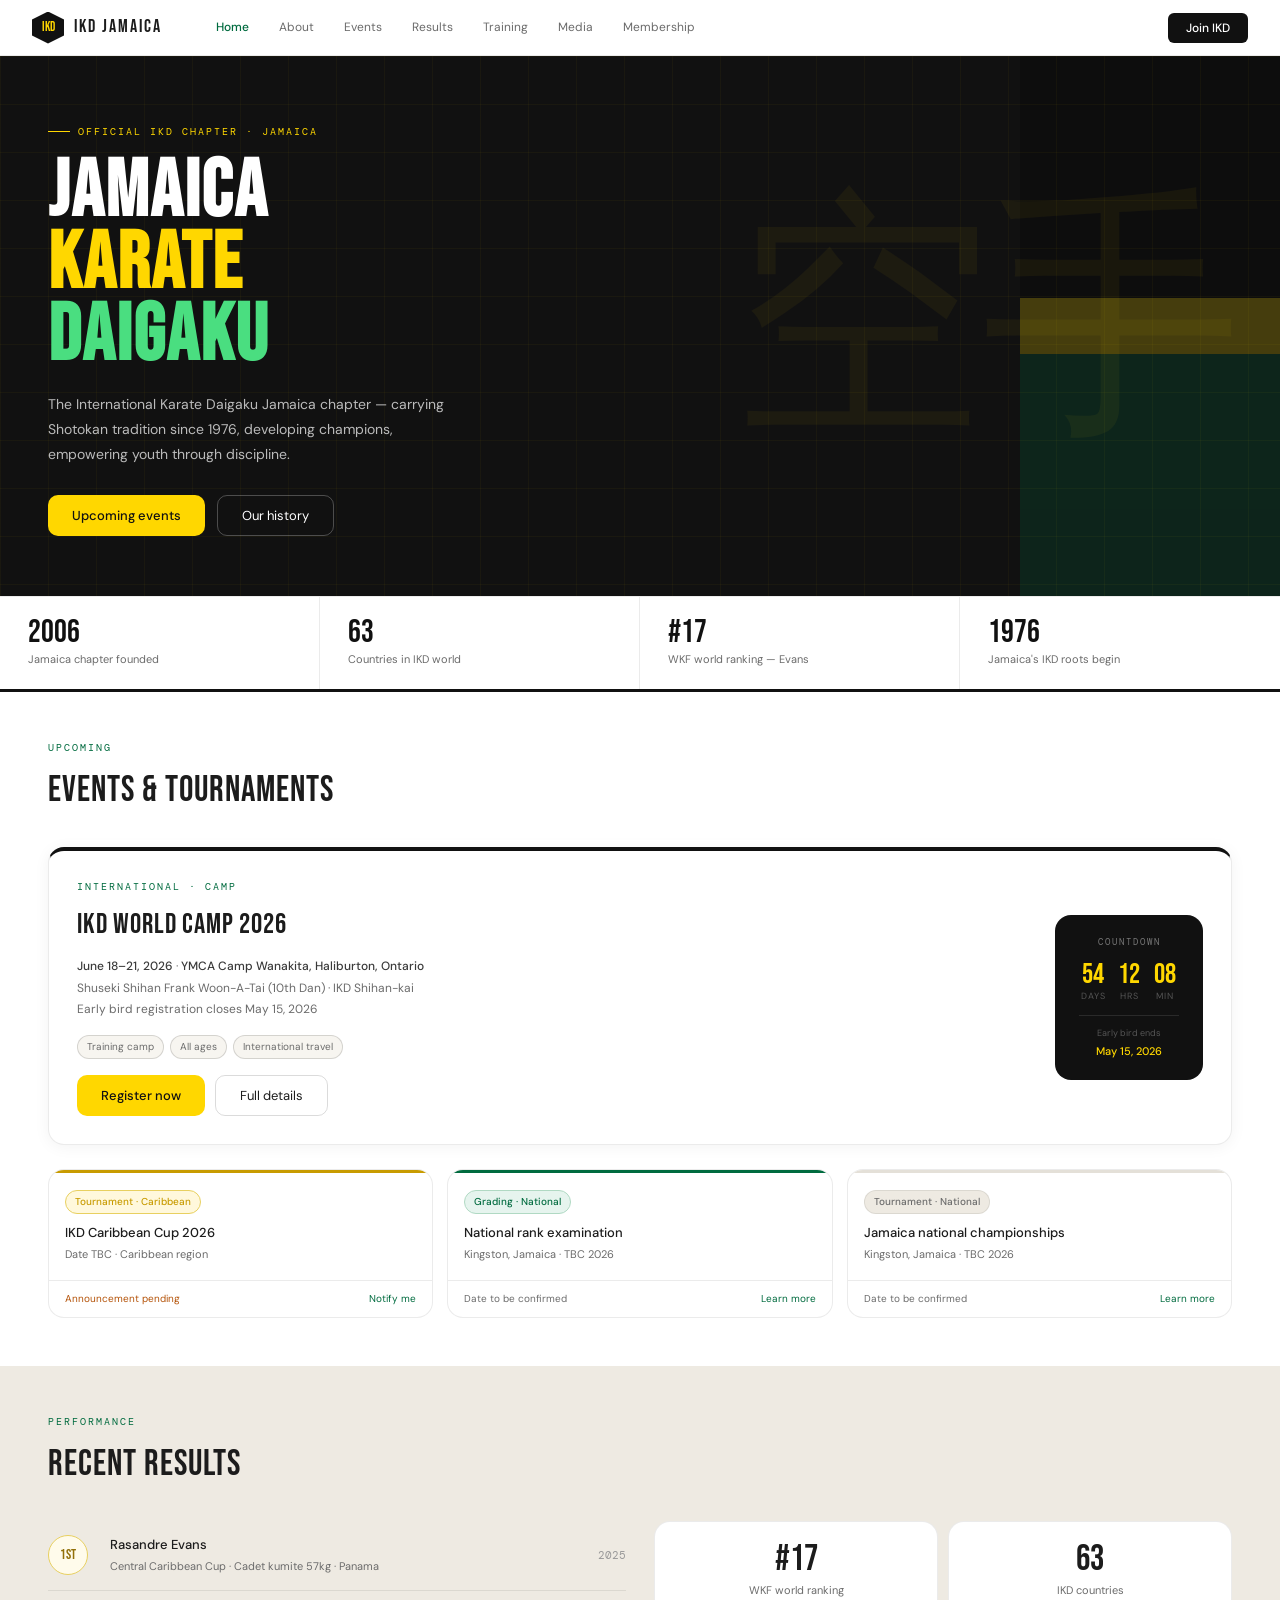
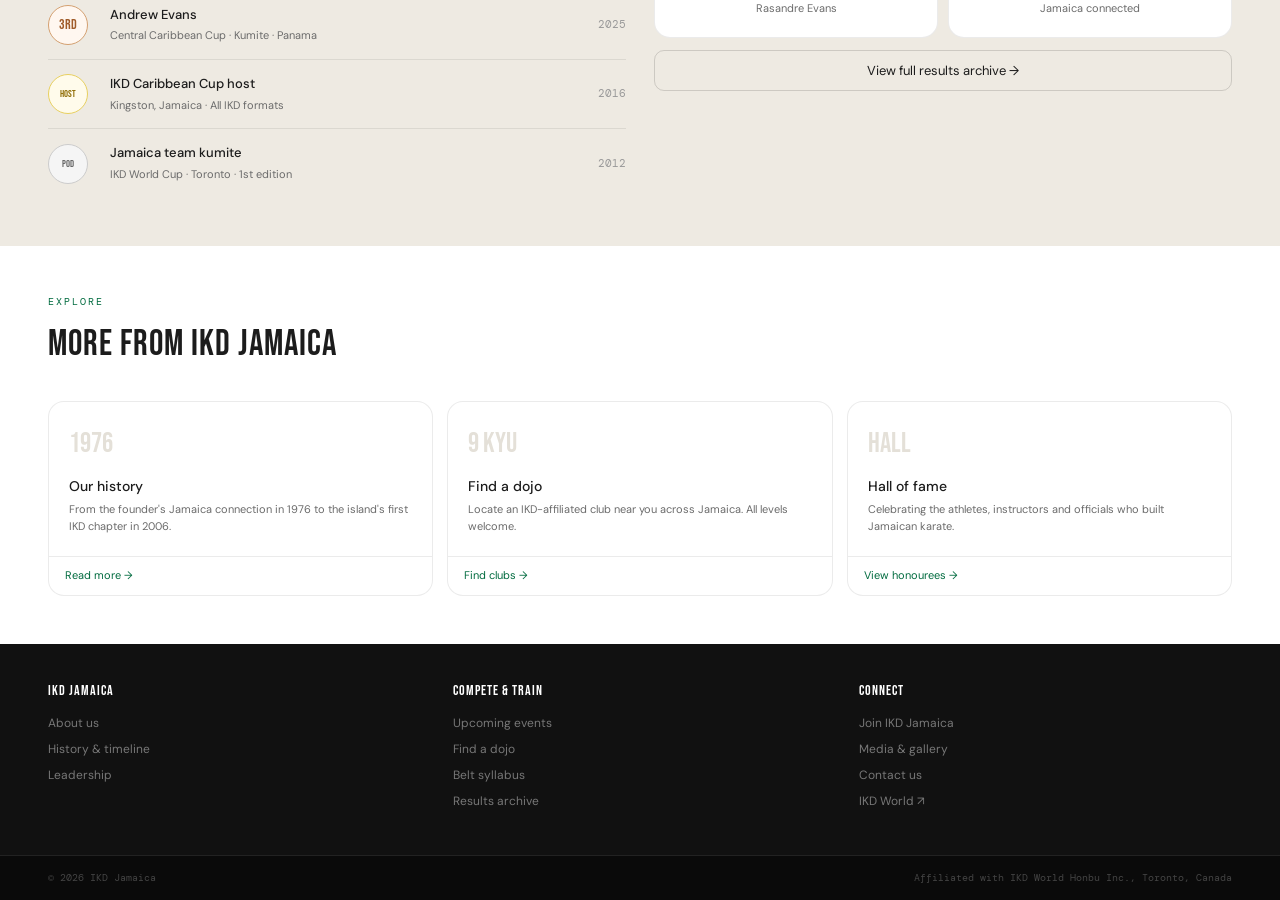
<file: mockups/ikd-jamaica-light.html>
<!DOCTYPE html>
<html lang="en">
<head>
<meta charset="UTF-8">
<meta name="viewport" content="width=device-width, initial-scale=1.0">
<title>IKD Jamaica — Light Variant</title>
<style>
@import url('https://fonts.googleapis.com/css2?family=Bebas+Neue&family=DM+Sans:ital,wght@0,300;0,400;0,500;1,400&family=DM+Mono:wght@400;500&display=swap');

:root {
  --gold:        #C89B00;
  --gold-bg:     #FFF8DC;
  --gold-mid:    #F5E070;
  --green:       #006B3F;
  --green-bg:    #E6F4EE;
  --green-light: #1a8f55;
  --black:       #111111;
  --ink:         #1c1c1c;
  --ink2:        #3a3a3a;
  --muted:       #6b6b6b;
  --subtle:      #999;
  --bg:          #f7f5f0;
  --bg2:         #eeeae2;
  --bg3:         #e4e0d8;
  --surface:     #ffffff;
  --border:      rgba(0,0,0,0.08);
  --border-md:   rgba(0,0,0,0.14);
  --border-str:  rgba(0,0,0,0.22);
  --text:        #111111;
  --text-muted:  #4a4a4a;
  --radius:      10px;
  --radius-lg:   16px;
}

* { box-sizing: border-box; margin: 0; padding: 0; }

body {
  background: var(--bg);
  color: var(--text);
  font-family: 'DM Sans', sans-serif;
  font-size: 14px;
  line-height: 1.6;
  min-height: 100vh;
}

.shell { display: flex; flex-direction: column; min-height: 100vh; }

/* ── NAV ── */
nav {
  background: var(--surface);
  border-bottom: 1px solid var(--border);
  padding: 0 32px;
  display: flex;
  align-items: center;
  height: 56px;
  position: sticky;
  top: 0;
  z-index: 100;
}
.nav-logo {
  display: flex; align-items: center; gap: 10px;
  margin-right: 40px; cursor: pointer;
}
.nav-logo-mark {
  width: 32px; height: 32px;
  background: var(--black);
  display: flex; align-items: center; justify-content: center;
  clip-path: polygon(50% 0%,100% 25%,100% 75%,50% 100%,0% 75%,0% 25%);
}
.nav-logo-mark span {
  font-family: 'Bebas Neue', sans-serif;
  font-size: 13px; color: #FFD700; line-height: 1;
}
.nav-logo-text {
  font-family: 'Bebas Neue', sans-serif;
  font-size: 18px; letter-spacing: 2px; color: var(--ink);
}
.nav-links { display: flex; gap: 2px; flex: 1; }
.nav-link {
  padding: 6px 14px;
  font-size: 12px; color: var(--muted);
  cursor: pointer; border-radius: 6px;
  transition: all 0.15s; white-space: nowrap;
}
.nav-link:hover { color: var(--ink); background: var(--bg); }
.nav-link.active { color: var(--green); font-weight: 500; }
.nav-cta {
  background: var(--black); color: #fff;
  padding: 7px 18px; border-radius: 6px;
  font-size: 12px; font-weight: 500;
  cursor: pointer; border: none;
  transition: background 0.15s; margin-left: 12px;
  font-family: 'DM Sans', sans-serif;
}
.nav-cta:hover { background: var(--ink2); }

/* ── PAGES ── */
.page { display: none; flex: 1; }
.page.active { display: block; }

/* ── HERO ── */
.hero {
  min-height: 520px;
  background: var(--black);
  position: relative; overflow: hidden;
  display: flex; align-items: flex-end;
  padding: 60px 48px;
}
.hero-flag-stripes {
  position: absolute; top: 0; right: 0;
  width: 260px; height: 100%;
  display: flex; flex-direction: column;
  opacity: 0.22;
}
.stripe { flex: 1; }
.hero-grid {
  position: absolute; inset: 0;
  background-image:
    linear-gradient(rgba(255,215,0,0.04) 1px, transparent 1px),
    linear-gradient(90deg, rgba(255,215,0,0.04) 1px, transparent 1px);
  background-size: 48px 48px;
}
.hero-kanji {
  position: absolute; right: 48px; top: 50%;
  transform: translateY(-50%);
  font-family: 'Bebas Neue', sans-serif;
  font-size: 260px; color: rgba(255,215,0,0.05);
  line-height: 1; pointer-events: none;
  user-select: none; letter-spacing: -10px;
}
.hero-content { position: relative; max-width: 580px; }
.hero-eyebrow {
  display: inline-flex; align-items: center; gap: 8px;
  font-family: 'DM Mono', monospace;
  font-size: 10px; color: #FFD700;
  letter-spacing: 2px; text-transform: uppercase; margin-bottom: 16px;
}
.hero-eyebrow::before { content: ''; width: 22px; height: 1px; background: #FFD700; }
.hero-title {
  font-family: 'Bebas Neue', sans-serif;
  font-size: 80px; line-height: 0.9;
  letter-spacing: 2px; margin-bottom: 20px; color: #fff;
}
.hero-title .gold { color: #FFD700; }
.hero-title .green { color: #4ade80; }
.hero-body { font-size: 14px; color: #bbb; line-height: 1.8; max-width: 420px; margin-bottom: 28px; }
.hero-btns { display: flex; gap: 12px; }

/* ── BUTTONS ── */
.btn-primary {
  background: var(--black); color: #fff;
  border: none; padding: 11px 24px;
  border-radius: var(--radius); font-size: 13px;
  font-weight: 500; cursor: pointer;
  transition: background 0.15s;
  font-family: 'DM Sans', sans-serif;
}
.btn-primary:hover { background: var(--ink2); }
.btn-gold {
  background: #FFD700; color: #111;
  border: none; padding: 11px 24px;
  border-radius: var(--radius); font-size: 13px;
  font-weight: 500; cursor: pointer;
  font-family: 'DM Sans', sans-serif;
}
.btn-secondary {
  background: transparent; color: var(--ink);
  border: 1px solid var(--border-md);
  padding: 11px 24px; border-radius: var(--radius);
  font-size: 13px; cursor: pointer;
  transition: all 0.15s; font-family: 'DM Sans', sans-serif;
}
.btn-secondary:hover { border-color: var(--border-str); background: var(--bg); }
.btn-green {
  background: var(--green); color: #fff;
  border: none; padding: 9px 20px;
  border-radius: var(--radius); font-size: 12px;
  font-weight: 500; cursor: pointer;
  font-family: 'DM Sans', sans-serif;
}

/* ── STATS BAR ── */
.stats-bar {
  background: var(--surface);
  border-top: 1px solid var(--border);
  border-bottom: 3px solid var(--black);
  display: grid; grid-template-columns: repeat(4,1fr);
}
.stat {
  padding: 20px 28px;
  border-right: 1px solid var(--border);
}
.stat:last-child { border-right: none; }
.stat-num {
  font-family: 'Bebas Neue', sans-serif;
  font-size: 32px; color: var(--black); line-height: 1;
}
.stat-label { font-size: 11px; color: var(--muted); margin-top: 2px; }

/* ── SECTIONS ── */
.section { padding: 48px; background: var(--bg); }
.section-white { background: var(--surface); }
.section-tinted { background: var(--bg2); }
.sec-header { margin-bottom: 28px; }
.sec-eyebrow {
  font-family: 'DM Mono', monospace;
  font-size: 10px; color: var(--green);
  letter-spacing: 2px; text-transform: uppercase; margin-bottom: 6px;
}
.sec-title {
  font-family: 'Bebas Neue', sans-serif;
  font-size: 36px; letter-spacing: 1px; color: var(--ink);
}
.sec-sub { font-size: 13px; color: var(--muted); margin-top: 4px; }

/* ── CARDS ── */
.cards-grid { display: grid; gap: 14px; }
.cards-3 { grid-template-columns: repeat(3,1fr); }
.cards-2 { grid-template-columns: repeat(2,1fr); }

.card {
  background: var(--surface);
  border: 1px solid var(--border);
  border-radius: var(--radius-lg);
  overflow: hidden;
  transition: border-color 0.2s, box-shadow 0.2s, transform 0.2s;
  cursor: pointer;
}
.card:hover {
  border-color: var(--border-md);
  box-shadow: 0 4px 20px rgba(0,0,0,0.07);
  transform: translateY(-2px);
}
.card-accent-top { height: 3px; }
.card-body { padding: 16px; }
.card-badge {
  display: inline-block; font-size: 10px;
  font-weight: 500; padding: 3px 9px;
  border-radius: 20px; margin-bottom: 10px;
}
.badge-black  { background: var(--black); color: #fff; }
.badge-gold   { background: var(--gold-bg); color: var(--gold); border: 1px solid #e8d060; }
.badge-green  { background: var(--green-bg); color: var(--green); border: 1px solid #b0d9c3; }
.badge-grey   { background: var(--bg2); color: var(--muted); border: 1px solid var(--border); }

.card-title { font-size: 13px; font-weight: 500; color: var(--ink); margin-bottom: 4px; line-height: 1.4; }
.card-meta  { font-size: 11px; color: var(--muted); line-height: 1.6; }
.card-footer {
  padding: 10px 16px; border-top: 1px solid var(--border);
  display: flex; justify-content: space-between; align-items: center;
}
.status-open    { font-size: 10px; color: var(--green); font-weight: 500; }
.status-pending { font-size: 10px; color: #b45309; }
.status-tbc     { font-size: 10px; color: var(--muted); }
.card-action    { font-size: 10px; color: var(--green); cursor: pointer; }

/* ── FEATURED EVENT ── */
.featured-event {
  background: var(--surface);
  border: 1px solid var(--border);
  border-top: 4px solid var(--black);
  border-radius: var(--radius-lg);
  padding: 28px;
  display: grid; grid-template-columns: 1fr auto;
  gap: 28px; align-items: center; margin-bottom: 24px;
  box-shadow: 0 2px 16px rgba(0,0,0,0.05);
}
.fe-eyebrow {
  font-family: 'DM Mono', monospace;
  font-size: 10px; color: var(--green);
  letter-spacing: 2px; text-transform: uppercase; margin-bottom: 8px;
}
.fe-title {
  font-family: 'Bebas Neue', sans-serif;
  font-size: 28px; letter-spacing: 1px;
  color: var(--ink); margin-bottom: 8px;
}
.fe-meta { font-size: 12px; color: var(--muted); line-height: 1.8; margin-bottom: 14px; }
.fe-meta span { color: var(--ink2); font-weight: 500; }
.fe-tags { display: flex; gap: 6px; flex-wrap: wrap; margin-bottom: 16px; }
.fe-tag {
  font-size: 10px; padding: 3px 9px;
  border-radius: 20px; border: 1px solid var(--border-md);
  color: var(--muted); background: var(--bg);
}
.fe-btns { display: flex; gap: 10px; }

/* ── COUNTDOWN ── */
.countdown {
  background: var(--black);
  border-radius: var(--radius-lg);
  padding: 20px 24px; text-align: center; min-width: 148px;
}
.cd-top { font-family: 'DM Mono', monospace; font-size: 9px; color: #777; letter-spacing: 2px; margin-bottom: 12px; }
.cd-nums { display: grid; grid-template-columns: repeat(3,1fr); gap: 8px; margin-bottom: 12px; }
.cd-unit { text-align: center; }
.cd-n { font-family: 'Bebas Neue', sans-serif; font-size: 28px; color: #FFD700; line-height: 1; }
.cd-u { font-size: 9px; color: #555; letter-spacing: 1px; }
.cd-divider { border-top: 1px solid #2a2a2a; padding-top: 10px; }
.cd-sub  { font-size: 9px; color: #555; }
.cd-date { font-size: 11px; color: #FFD700; font-weight: 500; margin-top: 2px; }

/* ── FILTER BAR ── */
.filter-bar { display: flex; gap: 6px; margin-bottom: 20px; flex-wrap: wrap; }
.chip {
  font-size: 11px; padding: 5px 13px;
  border-radius: 20px; border: 1px solid var(--border-md);
  cursor: pointer; color: var(--muted); background: var(--surface);
  transition: all 0.15s; font-family: 'DM Sans', sans-serif;
}
.chip:hover { border-color: var(--border-str); color: var(--ink); }
.chip.active { background: var(--black); color: #fff; border-color: var(--black); font-weight: 500; }

/* ── PAGE HERO ── */
.page-hero {
  background: var(--surface);
  padding: 44px 48px 0;
  border-bottom: 1px solid var(--border);
  box-shadow: 0 1px 0 var(--border);
}
.page-crumb { font-family: 'DM Mono', monospace; font-size: 10px; color: var(--subtle); margin-bottom: 10px; }
.page-crumb span { color: var(--green); }
.page-title {
  font-family: 'Bebas Neue', sans-serif;
  font-size: 52px; letter-spacing: 2px; color: var(--ink); margin-bottom: 6px;
}
.page-sub { font-size: 13px; color: var(--muted); max-width: 500px; line-height: 1.7; margin-bottom: 28px; }
.sub-tabs { display: flex; }
.sub-tab {
  padding: 10px 18px; font-size: 11px;
  color: var(--muted); cursor: pointer;
  border-bottom: 2px solid transparent;
  transition: all 0.15s;
}
.sub-tab:hover { color: var(--ink); }
.sub-tab.active { color: var(--green); border-bottom-color: var(--green); font-weight: 500; }

/* ── RESULTS ── */
.result-row {
  display: grid; grid-template-columns: 48px 1fr auto;
  gap: 14px; align-items: center;
  padding: 14px 0; border-bottom: 1px solid var(--border);
}
.result-row:last-child { border-bottom: none; }
.medal-circle {
  width: 40px; height: 40px; border-radius: 50%;
  display: flex; align-items: center; justify-content: center;
  font-family: 'Bebas Neue', sans-serif; font-size: 14px;
}
.medal-gold   { background: #fffbeb; color: #92700a; border: 1px solid #e8d060; }
.medal-silver { background: #f5f5f5; color: #666; border: 1px solid #ccc; }
.medal-bronze { background: #fff7f0; color: #a05c2a; border: 1px solid #d4a070; }
.result-name   { font-size: 13px; font-weight: 500; color: var(--ink); margin-bottom: 2px; }
.result-detail { font-size: 11px; color: var(--muted); }
.result-year   { font-family: 'DM Mono', monospace; font-size: 11px; color: var(--subtle); }

/* ── BELT ── */
.belt-list { display: flex; flex-direction: column; gap: 6px; }
.belt-row {
  display: flex; align-items: center; gap: 12px;
  padding: 10px 14px;
  background: var(--surface);
  border: 1px solid var(--border);
  border-radius: var(--radius);
  transition: border-color 0.15s; cursor: pointer;
}
.belt-row:hover { border-color: var(--border-md); }
.belt-swatch { width: 36px; height: 12px; border-radius: 3px; flex-shrink: 0; }
.belt-kyu  { font-family: 'DM Mono', monospace; font-size: 10px; color: var(--muted); min-width: 52px; }
.belt-name { font-size: 12px; font-weight: 500; color: var(--ink); flex: 1; }
.belt-tag  { font-size: 9px; padding: 2px 7px; border-radius: 20px; }

/* ── PHOTO GRID ── */
.photo-hero-grid {
  display: grid;
  grid-template-columns: 2fr 1fr;
  grid-template-rows: 200px 200px;
  gap: 6px;
}
.photo-main { grid-row: 1 / 3; border-radius: var(--radius) 0 0 var(--radius); }
.photo-sm:first-of-type { border-radius: 0 var(--radius) 0 0; }
.photo-sm:last-of-type  { border-radius: 0 0 var(--radius) 0; }
.photo-block {
  position: relative; overflow: hidden; cursor: pointer;
  display: flex; align-items: flex-end; padding: 12px;
}
.photo-block:hover .photo-ov { opacity: 0.6; }
.photo-ov {
  position: absolute; inset: 0;
  background: linear-gradient(to top, rgba(0,0,0,0.65) 0%, transparent 60%);
  transition: opacity 0.2s;
}
.photo-label { position: relative; font-size: 11px; color: #fff; }
.photo-tag-sm {
  display: inline-block; background: #FFD700; color: #111;
  font-size: 9px; font-weight: 500;
  padding: 1px 6px; border-radius: 3px; margin-bottom: 3px;
}
.thumb-grid { display: grid; grid-template-columns: repeat(4,1fr); gap: 6px; margin-top: 6px; }
.thumb {
  aspect-ratio: 1; border-radius: var(--radius);
  position: relative; overflow: hidden; cursor: pointer;
  display: flex; align-items: flex-end; padding: 8px;
  transition: transform 0.2s;
}
.thumb:hover { transform: scale(1.03); }
.thumb-ov { position: absolute; inset: 0; background: linear-gradient(to top, rgba(0,0,0,0.6) 0%, transparent 60%); }
.thumb-label { position: relative; font-size: 10px; color: #fff; }

/* ── VIDEO CARD ── */
.video-card {
  background: var(--surface);
  border: 1px solid var(--border);
  border-radius: var(--radius-lg);
  overflow: hidden; cursor: pointer;
  transition: border-color 0.2s, box-shadow 0.2s, transform 0.2s;
}
.video-card:hover {
  border-color: var(--border-md);
  box-shadow: 0 4px 20px rgba(0,0,0,0.08);
  transform: translateY(-2px);
}
.video-thumb {
  aspect-ratio: 16/9;
  display: flex; align-items: center; justify-content: center;
  position: relative;
}
.play-btn {
  width: 40px; height: 40px; border-radius: 50%;
  background: rgba(255,255,255,0.9);
  display: flex; align-items: center; justify-content: center;
  transition: transform 0.15s; border: 1px solid rgba(0,0,0,0.1);
}
.video-card:hover .play-btn { transform: scale(1.1); }
.play-tri { width: 0; height: 0; border-top: 7px solid transparent; border-bottom: 7px solid transparent; border-left: 12px solid #111; margin-left: 2px; }
.video-dur { position: absolute; bottom: 8px; right: 10px; background: rgba(0,0,0,0.6); color: #fff; font-family: 'DM Mono', monospace; font-size: 9px; padding: 2px 6px; border-radius: 3px; }
.video-body { padding: 12px; }
.video-title { font-size: 12px; font-weight: 500; color: var(--ink); margin-bottom: 3px; line-height: 1.4; }
.video-meta  { font-size: 10px; color: var(--muted); }

/* ── NEWS ── */
.news-big {
  background: var(--surface);
  border: 1px solid var(--border);
  border-top: 4px solid var(--green);
  border-radius: var(--radius-lg);
  padding: 22px;
}
.news-source { font-family: 'DM Mono', monospace; font-size: 9px; color: var(--muted); letter-spacing: 1px; text-transform: uppercase; margin-bottom: 8px; }
.news-title  { font-size: 14px; font-weight: 500; color: var(--ink); line-height: 1.5; margin-bottom: 8px; }
.news-excerpt { font-size: 12px; color: var(--muted); line-height: 1.7; margin-bottom: 12px; }
.news-byline { font-size: 10px; color: var(--subtle); }
.news-link   { font-size: 10px; color: var(--green); cursor: pointer; font-weight: 500; }

/* ── PRESS ── */
.press-item {
  display: grid; grid-template-columns: 100px 1fr auto;
  gap: 14px; align-items: center;
  padding: 13px 0; border-bottom: 1px solid var(--border);
}
.press-item:last-child { border-bottom: none; }
.press-source { font-family: 'DM Mono', monospace; font-size: 10px; color: var(--muted); }
.press-title  { font-size: 12px; font-weight: 500; color: var(--ink); margin-bottom: 2px; }
.press-date   { font-size: 10px; color: var(--muted); }
.press-link   { font-size: 10px; color: var(--green); cursor: pointer; font-weight: 500; white-space: nowrap; }

/* ── TIMELINE ── */
.timeline { position: relative; padding-left: 24px; }
.timeline::before { content: ''; position: absolute; left: 7px; top: 8px; bottom: 0; width: 1px; background: var(--border-md); }
.tl-item { position: relative; margin-bottom: 20px; }
.tl-dot {
  position: absolute; left: -24px; top: 5px;
  width: 12px; height: 12px; border-radius: 50%;
  background: var(--black); border: 2px solid var(--bg);
}
.tl-dot.dim { background: var(--bg3); }
.tl-year  { font-family: 'DM Mono', monospace; font-size: 10px; color: var(--green); margin-bottom: 2px; }
.tl-year.dim { color: var(--subtle); }
.tl-event  { font-size: 12px; font-weight: 500; color: var(--ink); margin-bottom: 2px; }
.tl-detail { font-size: 11px; color: var(--muted); line-height: 1.5; }

/* ── LEADER CARD ── */
.leader-card {
  background: var(--surface); border: 1px solid var(--border);
  border-radius: var(--radius-lg); padding: 18px;
  display: flex; gap: 14px; align-items: flex-start;
}
.leader-avatar {
  width: 44px; height: 44px; border-radius: 50%;
  display: flex; align-items: center; justify-content: center;
  font-family: 'Bebas Neue', sans-serif; font-size: 16px; flex-shrink: 0;
}
.leader-name  { font-size: 13px; font-weight: 500; color: var(--ink); margin-bottom: 2px; }
.leader-title { font-size: 10px; color: var(--green); font-weight: 500; margin-bottom: 6px; }
.leader-bio   { font-size: 11px; color: var(--muted); line-height: 1.6; }

/* ── MISSION ── */
.mission-quote {
  background: var(--surface);
  border: 1px solid var(--border);
  border-left: 4px solid var(--black);
  border-radius: var(--radius-lg);
  padding: 24px; margin-bottom: 20px;
}
.mq-label { font-family: 'DM Mono', monospace; font-size: 9px; color: var(--green); letter-spacing: 2px; text-transform: uppercase; margin-bottom: 10px; }
.mq-text  { font-size: 13px; color: var(--ink2); line-height: 1.9; font-style: italic; }

/* ── VALUE CARD ── */
.value-card {
  background: var(--surface); border: 1px solid var(--border);
  border-top: 3px solid; border-radius: var(--radius-lg); padding: 18px;
}
.value-name { font-family: 'Bebas Neue', sans-serif; font-size: 20px; letter-spacing: 1px; color: var(--ink); margin-bottom: 6px; }
.value-desc { font-size: 12px; color: var(--muted); line-height: 1.6; }

/* ── FORMAT CARD ── */
.format-card {
  background: var(--surface); border: 1px solid var(--border);
  border-top: 3px solid; border-radius: var(--radius-lg); padding: 18px;
  cursor: pointer; transition: box-shadow 0.2s, transform 0.2s;
}
.format-card:hover { box-shadow: 0 4px 16px rgba(0,0,0,0.07); transform: translateY(-2px); }
.format-name { font-size: 13px; font-weight: 500; color: var(--ink); margin-bottom: 6px; }
.format-desc { font-size: 11px; color: var(--muted); line-height: 1.5; }

/* ── ATHLETE CARD ── */
.athlete-card {
  background: var(--surface); border: 1px solid var(--border);
  border-radius: var(--radius-lg); overflow: hidden; cursor: pointer;
  transition: box-shadow 0.2s, transform 0.2s;
}
.athlete-card:hover { box-shadow: 0 4px 20px rgba(0,0,0,0.08); transform: translateY(-2px); }
.athlete-img {
  height: 100px;
  display: flex; align-items: center; justify-content: center;
  font-family: 'Bebas Neue', sans-serif; font-size: 36px;
  color: rgba(0,0,0,0.1); position: relative;
}
.athlete-rank-badge {
  position: absolute; top: 10px; right: 10px;
  background: var(--black); color: #FFD700;
  font-family: 'DM Mono', monospace; font-size: 9px;
  padding: 2px 8px; border-radius: 20px;
}
.athlete-body  { padding: 14px; }
.athlete-name  { font-size: 13px; font-weight: 500; color: var(--ink); margin-bottom: 2px; }
.athlete-cat   { font-size: 11px; color: var(--muted); margin-bottom: 8px; }
.athlete-stats { display: flex; gap: 12px; }
.a-stat    { text-align: center; }
.a-stat-n  { font-family: 'Bebas Neue', sans-serif; font-size: 20px; color: var(--ink); line-height: 1; }
.a-stat-l  { font-size: 9px; color: var(--muted); }

/* ── HOF CARD ── */
.hof-card {
  background: var(--surface); border: 1px solid var(--border);
  border-radius: var(--radius-lg); padding: 18px;
  display: flex; gap: 14px; cursor: pointer;
  transition: border-color 0.2s, box-shadow 0.2s;
}
.hof-card:hover { border-color: var(--border-str); box-shadow: 0 2px 12px rgba(0,0,0,0.06); }
.hof-num   { font-family: 'Bebas Neue', sans-serif; font-size: 32px; color: var(--bg3); line-height: 1; min-width: 32px; }
.hof-name  { font-size: 13px; font-weight: 500; color: var(--ink); margin-bottom: 2px; }
.hof-detail { font-size: 11px; color: var(--muted); line-height: 1.5; }
.hof-year  { font-family: 'DM Mono', monospace; font-size: 9px; color: var(--green); margin-top: 4px; }

/* ── DOJO ITEM ── */
.dojo-item {
  display: flex; gap: 14px; align-items: center;
  padding: 14px 0; border-bottom: 1px solid var(--border);
}
.dojo-item:last-child { border-bottom: none; }
.dojo-dot  { width: 10px; height: 10px; border-radius: 50%; background: var(--black); flex-shrink: 0; }
.dojo-name { font-size: 13px; font-weight: 500; color: var(--ink); flex: 1; }
.dojo-det  { font-size: 11px; color: var(--muted); }
.dojo-link { font-size: 10px; color: var(--green); cursor: pointer; font-weight: 500; }

/* ── CONTACT ── */
.contact-info {
  background: var(--surface); border: 1px solid var(--border);
  border-top: 4px solid var(--green); border-radius: var(--radius-lg); padding: 22px;
}
.contact-row { display: flex; gap: 10px; align-items: flex-start; padding: 10px 0; border-bottom: 1px solid var(--border); }
.contact-row:last-child { border-bottom: none; }
.contact-icon { font-family: 'DM Mono', monospace; font-size: 10px; color: var(--muted); min-width: 60px; padding-top: 1px; }
.contact-val  { font-size: 12px; color: var(--ink2); line-height: 1.6; }

/* ── FORM ── */
.form-section {
  background: var(--surface); border: 1px solid var(--border);
  border-radius: var(--radius-lg); padding: 24px;
}
.form-row { display: grid; grid-template-columns: 1fr 1fr; gap: 12px; margin-bottom: 12px; }
.form-field { display: flex; flex-direction: column; gap: 4px; }
.form-label { font-family: 'DM Mono', monospace; font-size: 9px; color: var(--muted); letter-spacing: 1px; text-transform: uppercase; }
.form-input {
  background: var(--bg);
  border: 1px solid var(--border-md);
  border-radius: var(--radius);
  padding: 9px 12px; font-size: 12px;
  color: var(--ink); outline: none;
  font-family: 'DM Sans', sans-serif;
  transition: border-color 0.15s; width: 100%;
}
.form-input:focus { border-color: var(--green); }

/* ── FOOTER ── */
footer {
  background: var(--black);
  padding: 36px 48px;
  display: grid; grid-template-columns: 1fr 1fr 1fr; gap: 32px;
}
.footer-col-title {
  font-family: 'Bebas Neue', sans-serif;
  font-size: 14px; letter-spacing: 1px; color: #fff; margin-bottom: 12px;
}
.footer-link { font-size: 12px; color: #777; cursor: pointer; display: block; margin-bottom: 7px; transition: color 0.15s; }
.footer-link:hover { color: #FFD700; }
.footer-bottom {
  background: #0a0a0a; padding: 14px 48px;
  display: flex; justify-content: space-between; align-items: center;
  border-top: 1px solid #222;
}
.footer-copy  { font-family: 'DM Mono', monospace; font-size: 10px; color: #444; }
.footer-affil { font-family: 'DM Mono', monospace; font-size: 10px; color: #444; }

/* ── MAP MOCK ── */
.map-mock {
  background: #e8ede8;
  border: 1px solid var(--border-md);
  border-radius: var(--radius-lg);
  height: 180px; position: relative; overflow: hidden;
  display: flex; align-items: center; justify-content: center;
}
.map-grid-lines {
  position: absolute; inset: 0;
  background-image: linear-gradient(rgba(0,107,63,0.12) 1px,transparent 1px),
                    linear-gradient(90deg,rgba(0,107,63,0.12) 1px,transparent 1px);
  background-size: 28px 28px;
}

/* ── SOCIAL ── */
.social-card {
  background: var(--surface); border: 1px solid var(--border);
  border-radius: var(--radius-lg); padding: 20px; text-align: center;
}
.social-platform { font-size: 13px; font-weight: 500; color: var(--ink); margin-bottom: 3px; }
.social-handle   { font-size: 11px; color: var(--green); margin-bottom: 8px; font-weight: 500; }
.social-desc     { font-size: 11px; color: var(--muted); line-height: 1.5; margin-bottom: 12px; }
</style>
</head>
<body>
<div class="shell">

<!-- ══════════════════ NAV ══════════════════ -->
<nav>
  <div class="nav-logo" onclick="showPage('home')">
    <div class="nav-logo-mark"><span>IKD</span></div>
    <span class="nav-logo-text">IKD Jamaica</span>
  </div>
  <div class="nav-links">
    <span class="nav-link" id="nav-home"       onclick="showPage('home')">Home</span>
    <span class="nav-link" id="nav-about"      onclick="showPage('about')">About</span>
    <span class="nav-link" id="nav-events"     onclick="showPage('events')">Events</span>
    <span class="nav-link" id="nav-results"    onclick="showPage('results')">Results</span>
    <span class="nav-link" id="nav-training"   onclick="showPage('training')">Training</span>
    <span class="nav-link" id="nav-media"      onclick="showPage('media')">Media</span>
    <span class="nav-link" id="nav-membership" onclick="showPage('membership')">Membership</span>
  </div>
  <button class="nav-cta" onclick="showPage('membership')">Join IKD</button>
</nav>

<!-- ══════════════════ HOME ══════════════════ -->
<div class="page active" id="page-home">

  <div class="hero">
    <div class="hero-flag-stripes">
      <div class="stripe" style="background:#000;"></div>
      <div class="stripe" style="background:#FFD700;max-height:56px;"></div>
      <div class="stripe" style="background:#006B3F;"></div>
    </div>
    <div class="hero-grid"></div>
    <div class="hero-kanji">空手</div>
    <div class="hero-content">
      <div class="hero-eyebrow">Official IKD Chapter · Jamaica</div>
      <h1 class="hero-title">Jamaica<br><span class="gold">Karate</span><br><span class="green">Daigaku</span></h1>
      <p class="hero-body">The International Karate Daigaku Jamaica chapter — carrying Shotokan tradition since 1976, developing champions, empowering youth through discipline.</p>
      <div class="hero-btns">
        <button class="btn-gold" onclick="showPage('events')">Upcoming events</button>
        <button class="btn-secondary" style="color:#fff;border-color:rgba(255,255,255,0.25);" onclick="showPage('about')">Our history</button>
      </div>
    </div>
  </div>

  <div class="stats-bar">
    <div class="stat"><div class="stat-num">2006</div><div class="stat-label">Jamaica chapter founded</div></div>
    <div class="stat"><div class="stat-num">63</div><div class="stat-label">Countries in IKD world</div></div>
    <div class="stat"><div class="stat-num">#17</div><div class="stat-label">WKF world ranking — Evans</div></div>
    <div class="stat"><div class="stat-num">1976</div><div class="stat-label">Jamaica's IKD roots begin</div></div>
  </div>

  <div class="section section-white" style="padding-bottom:0;">
    <div class="sec-header"><div class="sec-eyebrow">Upcoming</div><div class="sec-title">Events & tournaments</div></div>
    <div class="featured-event">
      <div>
        <div class="fe-eyebrow">International · Camp</div>
        <div class="fe-title">IKD World Camp 2026</div>
        <div class="fe-meta"><span>June 18–21, 2026</span> · <span>YMCA Camp Wanakita, Haliburton, Ontario</span><br>Shuseki Shihan Frank Woon-A-Tai (10th Dan) · IKD Shihan-kai<br>Early bird registration closes May 15, 2026</div>
        <div class="fe-tags"><span class="fe-tag">Training camp</span><span class="fe-tag">All ages</span><span class="fe-tag">International travel</span></div>
        <div class="fe-btns">
          <button class="btn-gold">Register now</button>
          <button class="btn-secondary" onclick="showPage('events')">Full details</button>
        </div>
      </div>
      <div class="countdown">
        <div class="cd-top">COUNTDOWN</div>
        <div class="cd-nums">
          <div class="cd-unit"><div class="cd-n" id="cd-d">54</div><div class="cd-u">DAYS</div></div>
          <div class="cd-unit"><div class="cd-n" id="cd-h">12</div><div class="cd-u">HRS</div></div>
          <div class="cd-unit"><div class="cd-n" id="cd-m">08</div><div class="cd-u">MIN</div></div>
        </div>
        <div class="cd-divider"><div class="cd-sub">Early bird ends</div><div class="cd-date">May 15, 2026</div></div>
      </div>
    </div>
    <div class="cards-grid cards-3" style="padding-bottom:48px;">
      <div class="card" onclick="showPage('events')"><div class="card-accent-top" style="background:#C89B00;"></div><div class="card-body"><div class="card-badge badge-gold">Tournament · Caribbean</div><div class="card-title">IKD Caribbean Cup 2026</div><div class="card-meta">Date TBC · Caribbean region</div></div><div class="card-footer"><span class="status-pending">Announcement pending</span><span class="card-action">Notify me</span></div></div>
      <div class="card" onclick="showPage('events')"><div class="card-accent-top" style="background:var(--green);"></div><div class="card-body"><div class="card-badge badge-green">Grading · National</div><div class="card-title">National rank examination</div><div class="card-meta">Kingston, Jamaica · TBC 2026</div></div><div class="card-footer"><span class="status-tbc">Date to be confirmed</span><span class="card-action">Learn more</span></div></div>
      <div class="card" onclick="showPage('events')"><div class="card-accent-top" style="background:var(--bg3);"></div><div class="card-body"><div class="card-badge badge-grey">Tournament · National</div><div class="card-title">Jamaica national championships</div><div class="card-meta">Kingston, Jamaica · TBC 2026</div></div><div class="card-footer"><span class="status-tbc">Date to be confirmed</span><span class="card-action">Learn more</span></div></div>
    </div>
  </div>

  <div class="section section-tinted">
    <div class="sec-header"><div class="sec-eyebrow">Performance</div><div class="sec-title">Recent results</div></div>
    <div style="display:grid;grid-template-columns:1fr 1fr;gap:28px;">
      <div>
        <div class="result-row"><div class="medal-circle medal-gold">1st</div><div><div class="result-name">Rasandre Evans</div><div class="result-detail">Central Caribbean Cup · Cadet kumite 57kg · Panama</div></div><div class="result-year">2025</div></div>
        <div class="result-row"><div class="medal-circle medal-bronze">3rd</div><div><div class="result-name">Andrew Evans</div><div class="result-detail">Central Caribbean Cup · Kumite · Panama</div></div><div class="result-year">2025</div></div>
        <div class="result-row"><div class="medal-circle medal-gold" style="font-size:10px;">HOST</div><div><div class="result-name">IKD Caribbean Cup host</div><div class="result-detail">Kingston, Jamaica · All IKD formats</div></div><div class="result-year">2016</div></div>
        <div class="result-row"><div class="medal-circle medal-silver" style="font-size:10px;">POD</div><div><div class="result-name">Jamaica team kumite</div><div class="result-detail">IKD World Cup · Toronto · 1st edition</div></div><div class="result-year">2012</div></div>
      </div>
      <div style="display:flex;flex-direction:column;gap:12px;">
        <div class="cards-grid cards-2" style="gap:10px;">
          <div class="card" style="cursor:default;"><div class="card-body" style="text-align:center;padding:20px 14px;"><div style="font-family:'Bebas Neue',sans-serif;font-size:36px;color:var(--ink);line-height:1;">#17</div><div style="font-size:11px;color:var(--muted);margin-top:4px;">WKF world ranking<br>Rasandre Evans</div></div></div>
          <div class="card" style="cursor:default;"><div class="card-body" style="text-align:center;padding:20px 14px;"><div style="font-family:'Bebas Neue',sans-serif;font-size:36px;color:var(--ink);line-height:1;">63</div><div style="font-size:11px;color:var(--muted);margin-top:4px;">IKD countries<br>Jamaica connected</div></div></div>
        </div>
        <button class="btn-secondary" style="width:100%;" onclick="showPage('results')">View full results archive →</button>
      </div>
    </div>
  </div>

  <div class="section section-white">
    <div class="sec-header"><div class="sec-eyebrow">Explore</div><div class="sec-title">More from IKD Jamaica</div></div>
    <div class="cards-grid cards-3">
      <div class="card" onclick="showPage('about')"><div class="card-body" style="padding:20px;"><div style="font-family:'Bebas Neue',sans-serif;font-size:28px;color:var(--bg3);margin-bottom:10px;">1976</div><div class="card-title" style="font-size:14px;">Our history</div><div class="card-meta">From the founder's Jamaica connection in 1976 to the island's first IKD chapter in 2006.</div></div><div class="card-footer"><span class="card-action" style="font-size:11px;">Read more →</span></div></div>
      <div class="card" onclick="showPage('training')"><div class="card-body" style="padding:20px;"><div style="font-family:'Bebas Neue',sans-serif;font-size:28px;color:var(--bg3);margin-bottom:10px;">9 KYU</div><div class="card-title" style="font-size:14px;">Find a dojo</div><div class="card-meta">Locate an IKD-affiliated club near you across Jamaica. All levels welcome.</div></div><div class="card-footer"><span class="card-action" style="font-size:11px;">Find clubs →</span></div></div>
      <div class="card" onclick="showPage('results')"><div class="card-body" style="padding:20px;"><div style="font-family:'Bebas Neue',sans-serif;font-size:28px;color:var(--bg3);margin-bottom:10px;">HALL</div><div class="card-title" style="font-size:14px;">Hall of fame</div><div class="card-meta">Celebrating the athletes, instructors and officials who built Jamaican karate.</div></div><div class="card-footer"><span class="card-action" style="font-size:11px;">View honourees →</span></div></div>
    </div>
  </div>

  <footer>
    <div><div class="footer-col-title">IKD Jamaica</div><span class="footer-link" onclick="showPage('about')">About us</span><span class="footer-link" onclick="showPage('about')">History & timeline</span><span class="footer-link" onclick="showPage('about')">Leadership</span></div>
    <div><div class="footer-col-title">Compete & train</div><span class="footer-link" onclick="showPage('events')">Upcoming events</span><span class="footer-link" onclick="showPage('training')">Find a dojo</span><span class="footer-link" onclick="showPage('training')">Belt syllabus</span><span class="footer-link" onclick="showPage('results')">Results archive</span></div>
    <div><div class="footer-col-title">Connect</div><span class="footer-link" onclick="showPage('membership')">Join IKD Jamaica</span><span class="footer-link" onclick="showPage('media')">Media & gallery</span><span class="footer-link" onclick="showPage('membership')">Contact us</span><span class="footer-link">IKD World ↗</span></div>
  </footer>
  <div class="footer-bottom"><span class="footer-copy">© 2026 IKD Jamaica</span><span class="footer-affil">Affiliated with IKD World Honbu Inc., Toronto, Canada</span></div>
</div>

<!-- ══════════════════ ABOUT ══════════════════ -->
<div class="page" id="page-about">
  <div class="page-hero">
    <div class="page-crumb">Home › <span>About IKD Jamaica</span></div>
    <h1 class="page-title">About IKD Jamaica</h1>
    <p class="page-sub">A chapter of the International Karate Daigaku — rooted in Shotokan tradition, committed to developing Jamaica's next generation of karatekas.</p>
    <div class="sub-tabs"><div class="sub-tab active">Our story</div><div class="sub-tab">Mission & values</div><div class="sub-tab">Leadership</div><div class="sub-tab">Timeline</div><div class="sub-tab">Affiliation</div></div>
  </div>
  <div class="section section-white">
    <div class="sec-header"><div class="sec-eyebrow">Our story</div><div class="sec-title">Shotokan in Jamaica since 1976</div></div>
    <div style="display:grid;grid-template-columns:1fr 1fr;gap:28px;align-items:start;">
      <div>
        <p style="font-size:13px;color:var(--muted);line-height:1.9;margin-bottom:14px;">Jamaica's connection to Shotokan karate runs deep. Shuseki Shihan Frank Woon-A-Tai — the IKD's founder — served as Jamaica's chief instructor from 1976 to 1980, laying the foundation for a tradition that endures today.</p>
        <p style="font-size:13px;color:var(--muted);line-height:1.9;margin-bottom:14px;">The Jamaica Shotokan Karate School, operating as IKD Jamaica, was established as a non-profit in 2006 with a clear mission: to make karate accessible to everyone on the island, regardless of background.</p>
        <p style="font-size:13px;color:var(--muted);line-height:1.9;">In 2016, Jamaica hosted the IKD Caribbean Cup in Kingston — a milestone event that showcased Jamaica's standing within the global IKD community.</p>
      </div>
      <div style="display:flex;flex-direction:column;gap:10px;">
        <div class="card" style="cursor:default;border-top:3px solid var(--black);"><div class="card-body"><div style="font-family:'DM Mono',monospace;font-size:9px;color:var(--green);letter-spacing:1px;margin-bottom:4px;">FOUNDED</div><div style="font-family:'Bebas Neue',sans-serif;font-size:32px;color:var(--ink);line-height:1;">2006</div><div style="font-size:11px;color:var(--muted);">Jamaica Shotokan Karate School</div></div></div>
        <div class="card" style="cursor:default;border-top:3px solid var(--green);"><div class="card-body"><div style="font-family:'DM Mono',monospace;font-size:9px;color:var(--green);letter-spacing:1px;margin-bottom:4px;">IKD WORLD PRESENCE</div><div style="font-family:'Bebas Neue',sans-serif;font-size:32px;color:var(--ink);line-height:1;">63 Countries</div><div style="font-size:11px;color:var(--muted);">Jamaica part of a global network</div></div></div>
        <div class="card" style="cursor:default;border-top:3px solid var(--bg3);"><div class="card-body"><div style="font-family:'DM Mono',monospace;font-size:9px;color:var(--muted);letter-spacing:1px;margin-bottom:4px;">JAMAICA ROOTS</div><div style="font-family:'Bebas Neue',sans-serif;font-size:32px;color:var(--ink);line-height:1;">1976</div><div style="font-size:11px;color:var(--muted);">Founder's first Jamaica connection</div></div></div>
      </div>
    </div>
  </div>
  <div class="section section-tinted">
    <div class="sec-header"><div class="sec-eyebrow">Mission & values</div><div class="sec-title">Why we train</div></div>
    <div class="mission-quote"><div class="mq-label">Mission statement</div><p class="mq-text">"The IKD will use traditional and modern applied research to offer the highest level of karate to all students. IKD will uphold standards of excellence that inspire students to improve character development and instil core values of respect, honour and discipline — and empower children and youth to live socially and emotionally healthy lives."</p></div>
    <div class="cards-grid cards-3">
      <div class="value-card" style="border-top-color:var(--black);"><div class="value-name">Discipline</div><div class="value-desc">Training builds mental and physical discipline that carries beyond the dojo into everyday life and the wider community.</div></div>
      <div class="value-card" style="border-top-color:var(--green);"><div class="value-name">Respect</div><div class="value-desc">Mutual respect between students, instructors and opponents is the foundation of all IKD practice and tradition.</div></div>
      <div class="value-card" style="border-top-color:var(--bg3);"><div class="value-name">Community</div><div class="value-desc">Karate as a vehicle for youth development — keeping young people on a path of health, purpose and positive contribution.</div></div>
    </div>
  </div>
  <div class="section section-white">
    <div class="sec-header"><div class="sec-eyebrow">Leadership</div><div class="sec-title">The people behind IKD Jamaica</div></div>
    <div class="cards-grid cards-2">
      <div class="leader-card"><div class="leader-avatar" style="background:var(--gold-bg);color:var(--gold);">CI</div><div><div class="leader-name">Chief instructor</div><div class="leader-title">Sensei — IKD Jamaica</div><div class="leader-bio">Head of technical instruction for IKD Jamaica. Responsible for maintaining IKD standards across all affiliated dojos on the island.</div></div></div>
      <div class="leader-card"><div class="leader-avatar" style="background:var(--green-bg);color:var(--green);">PR</div><div><div class="leader-name">President / chairman</div><div class="leader-title">IKD Jamaica executive</div><div class="leader-bio">Oversees organisational affairs, event hosting, national team selection, and IKD World relations for Jamaica.</div></div></div>
      <div class="leader-card"><div class="leader-avatar" style="background:var(--bg2);color:var(--muted);">SE</div><div><div class="leader-name">Secretary / administrator</div><div class="leader-title">IKD Jamaica executive</div><div class="leader-bio">Manages membership records, grading applications, correspondence and day-to-day administration of the chapter.</div></div></div>
      <div class="leader-card" style="border-style:dashed;flex-direction:column;align-items:center;justify-content:center;text-align:center;gap:6px;"><div style="font-size:11px;color:var(--muted);font-weight:500;">IKD World connection</div><div class="leader-bio">Shuseki Shihan Frank Woon-A-Tai (10th Dan) — Founder & Chief Instructor, IKD World Honbu, Toronto</div></div>
    </div>
  </div>
  <div class="section section-tinted">
    <div class="sec-header"><div class="sec-eyebrow">Timeline</div><div class="sec-title">Key milestones</div></div>
    <div style="display:grid;grid-template-columns:1fr 1fr;gap:28px;">
      <div class="timeline">
        <div class="tl-item"><div class="tl-dot"></div><div class="tl-year">1976</div><div class="tl-event">IKD founder's Jamaica connection begins</div><div class="tl-detail">Shihan Woon-A-Tai serves as Jamaica's chief Shotokan instructor</div></div>
        <div class="tl-item"><div class="tl-dot"></div><div class="tl-year">2006</div><div class="tl-event">Jamaica Shotokan Karate School founded</div><div class="tl-detail">Non-profit established in Kingston to train all ages and backgrounds</div></div>
        <div class="tl-item"><div class="tl-dot"></div><div class="tl-year">2011</div><div class="tl-event">IKD founded internationally</div><div class="tl-detail">Jamaica joins as a founding regional chapter</div></div>
        <div class="tl-item"><div class="tl-dot"></div><div class="tl-year">2012</div><div class="tl-event">IKD World Cup — first edition</div><div class="tl-detail">Jamaica competes in Toronto — Team Kumite podium finish</div></div>
      </div>
      <div class="timeline">
        <div class="tl-item"><div class="tl-dot"></div><div class="tl-year">2016</div><div class="tl-event">Jamaica hosts IKD Caribbean Cup</div><div class="tl-detail">Kingston welcomes Caribbean nations — Jamaica's largest hosting achievement</div></div>
        <div class="tl-item"><div class="tl-dot"></div><div class="tl-year">2019</div><div class="tl-event">IKD Caribbean Karate Cup</div><div class="tl-detail">Jamaica competes in Team Kata and Kumite divisions</div></div>
        <div class="tl-item"><div class="tl-dot"></div><div class="tl-year">2025</div><div class="tl-event">Central Caribbean Cup gold medal</div><div class="tl-detail">Rasandre Evans wins gold in Panama; WKF world ranking #17</div></div>
        <div class="tl-item"><div class="tl-dot dim"></div><div class="tl-year dim">2026</div><div class="tl-event" style="color:var(--muted);">IKD World Camp returns</div><div class="tl-detail">Jamaica delegation attends Haliburton, Ontario · June 18–21</div></div>
      </div>
    </div>
  </div>
  <footer><div><div class="footer-col-title">IKD Jamaica</div><span class="footer-link" onclick="showPage('home')">Home</span><span class="footer-link" onclick="showPage('events')">Events</span></div><div><div class="footer-col-title">Compete</div><span class="footer-link" onclick="showPage('results')">Results</span><span class="footer-link" onclick="showPage('training')">Training</span></div><div><div class="footer-col-title">Connect</div><span class="footer-link" onclick="showPage('membership')">Join</span><span class="footer-link">IKD World ↗</span></div></footer>
  <div class="footer-bottom"><span class="footer-copy">© 2026 IKD Jamaica</span><span class="footer-affil">Affiliated with IKD World Honbu Inc., Toronto</span></div>
</div>

<!-- ══════════════════ EVENTS ══════════════════ -->
<div class="page" id="page-events">
  <div class="page-hero">
    <div class="page-crumb">Home › <span>Events</span></div>
    <h1 class="page-title">Events & tournaments</h1>
    <p class="page-sub">Upcoming competitions, camps, grading sessions and clinics — from local club events to the IKD Caribbean Cup and World Cup.</p>
    <div class="sub-tabs"><div class="sub-tab active">Upcoming</div><div class="sub-tab">Calendar</div><div class="sub-tab">Past events</div><div class="sub-tab">Register</div></div>
  </div>
  <div class="section section-white">
    <div class="sec-header"><div class="sec-eyebrow">Featured event</div><div class="sec-title">Next major event</div></div>
    <div class="featured-event">
      <div>
        <div class="fe-eyebrow">International · Camp</div>
        <div class="fe-title">IKD World Camp 2026</div>
        <div class="fe-meta"><span>June 18–21, 2026</span> · <span>YMCA Camp Wanakita, Haliburton, Ontario</span><br>Train with world-class IKD Shihan. Tai Chi, Squid Games and karaoke.<br>Early bird registration closes May 15, 2026</div>
        <div class="fe-tags"><span class="fe-tag">Training camp</span><span class="fe-tag">All ages</span><span class="fe-tag">International</span><span class="fe-tag">Early bird open</span></div>
        <div class="fe-btns"><button class="btn-gold">Register now</button><button class="btn-secondary">Full details</button></div>
      </div>
      <div class="countdown">
        <div class="cd-top">COUNTDOWN</div>
        <div class="cd-nums">
          <div class="cd-unit"><div class="cd-n" id="cd-d2">54</div><div class="cd-u">DAYS</div></div>
          <div class="cd-unit"><div class="cd-n" id="cd-h2">12</div><div class="cd-u">HRS</div></div>
          <div class="cd-unit"><div class="cd-n" id="cd-m2">08</div><div class="cd-u">MIN</div></div>
        </div>
        <div class="cd-divider"><div class="cd-sub">Early bird ends</div><div class="cd-date">May 15, 2026</div></div>
      </div>
    </div>
    <div class="filter-bar"><span class="chip active">All events</span><span class="chip">Tournaments</span><span class="chip">Camps</span><span class="chip">Grading</span><span class="chip">Clinics</span><span class="chip">International</span></div>
    <div class="cards-grid cards-2">
      <div class="card" onclick="showPage('membership')"><div class="card-accent-top" style="background:#C89B00;"></div><div class="card-body"><div class="card-badge badge-gold">Tournament · Caribbean</div><div class="card-title">IKD Caribbean Cup 2026</div><div class="card-meta">Date TBC · Caribbean region · All IKD formats</div></div><div class="card-footer"><span class="status-pending">Announcement pending</span><span class="card-action">Notify me</span></div></div>
      <div class="card"><div class="card-accent-top" style="background:#C89B00;"></div><div class="card-body"><div class="card-badge badge-gold">Camp · International</div><div class="card-title">IKD World Camp 2026</div><div class="card-meta">June 18–21 · Haliburton, Ontario, Canada</div></div><div class="card-footer"><span class="status-open">Registration open</span><span class="card-action">Register →</span></div></div>
      <div class="card"><div class="card-accent-top" style="background:var(--green);"></div><div class="card-body"><div class="card-badge badge-green">Grading · National</div><div class="card-title">National rank examination — Kyu grades</div><div class="card-meta">TBC 2026 · Kingston, Jamaica</div></div><div class="card-footer"><span class="status-tbc">Date to be confirmed</span><span class="card-action">Learn more</span></div></div>
      <div class="card"><div class="card-accent-top" style="background:var(--bg3);"></div><div class="card-body"><div class="card-badge badge-grey">Tournament · National</div><div class="card-title">Jamaica national karate championships</div><div class="card-meta">TBC 2026 · Kingston, Jamaica</div></div><div class="card-footer"><span class="status-tbc">Date to be confirmed</span><span class="card-action">Learn more</span></div></div>
    </div>
  </div>
  <div class="section section-tinted">
    <div class="sec-header"><div class="sec-eyebrow">Past events</div><div class="sec-title">Event archive</div></div>
    <div>
      <div class="result-row" style="grid-template-columns:90px 1fr auto;"><div class="result-year">Mar 2025</div><div><div class="result-name">Central Caribbean Cup — Panama</div><div class="result-detail">Kumite · 9-person Jamaica delegation</div></div><div class="card-badge badge-gold">Gold + Bronze</div></div>
      <div class="result-row" style="grid-template-columns:90px 1fr auto;"><div class="result-year">2019</div><div><div class="result-name">IKD Caribbean Karate Cup</div><div class="result-detail">Team Kata · Team Kumite divisions</div></div><div class="card-badge badge-grey">Results →</div></div>
      <div class="result-row" style="grid-template-columns:90px 1fr auto;"><div class="result-year">Jul 2016</div><div><div class="result-name">IKD Caribbean Cup — Host nation</div><div class="result-detail">Kingston, Jamaica · All IKD competitive formats</div></div><div class="card-badge badge-green">Host</div></div>
      <div class="result-row" style="grid-template-columns:90px 1fr auto;"><div class="result-year">Jul 2012</div><div><div class="result-name">IKD World Cup — 1st edition</div><div class="result-detail">Ryerson University, Toronto · Team Kumite podium</div></div><div class="card-badge badge-gold">Podium</div></div>
    </div>
  </div>
  <footer><div><div class="footer-col-title">IKD Jamaica</div><span class="footer-link" onclick="showPage('home')">Home</span><span class="footer-link" onclick="showPage('about')">About</span></div><div><div class="footer-col-title">Compete</div><span class="footer-link" onclick="showPage('results')">Results</span><span class="footer-link" onclick="showPage('training')">Training</span></div><div><div class="footer-col-title">Connect</div><span class="footer-link" onclick="showPage('membership')">Join</span></div></footer>
  <div class="footer-bottom"><span class="footer-copy">© 2026 IKD Jamaica</span><span class="footer-affil">Affiliated with IKD World Honbu Inc., Toronto</span></div>
</div>

<!-- ══════════════════ RESULTS ══════════════════ -->
<div class="page" id="page-results">
  <div class="page-hero">
    <div class="page-crumb">Home › <span>Results & rankings</span></div>
    <h1 class="page-title">Results & rankings</h1>
    <p class="page-sub">Jamaica's competitive record across IKD Caribbean Cups, World Cups and regional events — plus athlete profiles and the Hall of Fame.</p>
    <div class="sub-tabs"><div class="sub-tab active">Medal archive</div><div class="sub-tab">Athlete profiles</div><div class="sub-tab">Hall of fame</div><div class="sub-tab">National teams</div></div>
  </div>
  <div class="section section-white">
    <div class="sec-header"><div class="sec-eyebrow">Medal archive</div><div class="sec-title">Jamaica's competitive record</div></div>
    <div class="filter-bar"><span class="chip active">All events</span><span class="chip">World Cup</span><span class="chip">Caribbean Cup</span><span class="chip">Nationals</span><span class="chip">Kata</span><span class="chip">Kumite</span></div>
    <div>
      <div class="result-row"><div class="medal-circle medal-gold">1st</div><div><div class="result-name">Rasandre Evans</div><div class="result-detail">Central Caribbean Cup · Cadet male kumite 57kg · Panama · Defeated competitors from Panama, Puerto Rico & Venezuela</div></div><div class="result-year">Mar 2025</div></div>
      <div class="result-row"><div class="medal-circle medal-bronze">3rd</div><div><div class="result-name">Andrew Evans</div><div class="result-detail">Central Caribbean Cup · Kumite · Panama</div></div><div class="result-year">Mar 2025</div></div>
      <div class="result-row"><div class="medal-circle medal-silver" style="font-size:12px;">POD</div><div><div class="result-name">Jamaica team kumite</div><div class="result-detail">IKD World Cup 1st edition · Toronto · Team competition podium finish</div></div><div class="result-year">Jul 2012</div></div>
      <div class="result-row"><div class="medal-circle medal-gold" style="font-size:10px;">HOST</div><div><div class="result-name">IKD Caribbean Cup host nation</div><div class="result-detail">Kingston, Jamaica · Individual Kata, Kumite, Team Kata, Team Kumite, Bunkai & Enbu formats</div></div><div class="result-year">Jul 2016</div></div>
    </div>
  </div>
  <div class="section section-tinted">
    <div class="sec-header"><div class="sec-eyebrow">Athlete profiles</div><div class="sec-title">Jamaica's competitors</div></div>
    <div class="cards-grid cards-3">
      <div class="athlete-card">
        <div class="athlete-img" style="background:var(--bg2);">RE<div class="athlete-rank-badge">WKF #17</div></div>
        <div class="athlete-body"><div class="athlete-name">Rasandre Evans</div><div class="athlete-cat">Cadet · Kumite 57kg</div><div class="athlete-stats"><div class="a-stat"><div class="a-stat-n">1</div><div class="a-stat-l">Gold</div></div><div class="a-stat"><div class="a-stat-n">0</div><div class="a-stat-l">Silver</div></div><div class="a-stat"><div class="a-stat-n">0</div><div class="a-stat-l">Bronze</div></div></div></div>
      </div>
      <div class="athlete-card">
        <div class="athlete-img" style="background:var(--bg2);">AE</div>
        <div class="athlete-body"><div class="athlete-name">Andrew Evans</div><div class="athlete-cat">Kumite · Open</div><div class="athlete-stats"><div class="a-stat"><div class="a-stat-n">0</div><div class="a-stat-l">Gold</div></div><div class="a-stat"><div class="a-stat-n">0</div><div class="a-stat-l">Silver</div></div><div class="a-stat"><div class="a-stat-n">1</div><div class="a-stat-l">Bronze</div></div></div></div>
      </div>
      <div class="athlete-card" style="border-style:dashed;display:flex;align-items:center;justify-content:center;min-height:180px;flex-direction:column;gap:6px;"><div style="font-size:28px;color:var(--bg3);">+</div><div style="font-size:12px;color:var(--muted);">More athlete profiles</div><div style="font-size:11px;color:var(--subtle);">Submit to IKD Jamaica admin</div></div>
    </div>
  </div>
  <div class="section section-white">
    <div class="sec-header"><div class="sec-eyebrow">Hall of fame</div><div class="sec-title">Jamaica's karate honourees</div></div>
    <div class="cards-grid cards-2">
      <div class="hof-card"><div class="hof-num">01</div><div><div class="hof-name">Shuseki Shihan Frank Woon-A-Tai</div><div class="hof-detail">Founder of the IKD · Jamaica's chief instructor 1976–1980 · 10th Dan · Founder of Caribbean Karate College</div><div class="hof-year">Inducted · Legacy member</div></div></div>
      <div class="hof-card"><div class="hof-num">02</div><div><div class="hof-name">Rasandre Evans</div><div class="hof-detail">2025 Central Caribbean Cup gold medallist · WKF world ranking #17 · Jamaica's highest-ranked active competitor</div><div class="hof-year">Active · 2025</div></div></div>
      <div class="hof-card" style="border-style:dashed;align-items:center;justify-content:center;text-align:center;flex-direction:column;gap:8px;"><div style="font-size:11px;color:var(--muted);font-weight:500;">Nominate a member</div><div style="font-size:11px;color:var(--muted);">Recognise someone who has given outstanding service to Jamaican karate</div><button class="btn-secondary" style="margin-top:8px;font-size:11px;padding:7px 16px;" onclick="showPage('membership')">Submit nomination</button></div>
    </div>
  </div>
  <footer><div><div class="footer-col-title">IKD Jamaica</div><span class="footer-link" onclick="showPage('home')">Home</span><span class="footer-link" onclick="showPage('about')">About</span></div><div><div class="footer-col-title">Train</div><span class="footer-link" onclick="showPage('training')">Find a dojo</span><span class="footer-link" onclick="showPage('events')">Events</span></div><div><div class="footer-col-title">Connect</div><span class="footer-link" onclick="showPage('membership')">Join</span></div></footer>
  <div class="footer-bottom"><span class="footer-copy">© 2026 IKD Jamaica</span><span class="footer-affil">Affiliated with IKD World Honbu Inc., Toronto</span></div>
</div>

<!-- ══════════════════ TRAINING ══════════════════ -->
<div class="page" id="page-training">
  <div class="page-hero">
    <div class="page-crumb">Home › <span>Training</span></div>
    <h1 class="page-title">Training with IKD Jamaica</h1>
    <p class="page-sub">Everything you need to start, progress and compete — from your first white belt to national team selection.</p>
    <div class="sub-tabs"><div class="sub-tab active">Belt syllabus</div><div class="sub-tab">Find a dojo</div><div class="sub-tab">Grading</div><div class="sub-tab">Tournament formats</div><div class="sub-tab">Rules</div></div>
  </div>
  <div class="section section-white">
    <div class="sec-header"><div class="sec-eyebrow">Belt syllabus</div><div class="sec-title">IKD rank progression</div></div>
    <div style="display:grid;grid-template-columns:1fr 1fr;gap:24px;">
      <div>
        <div style="font-family:'DM Mono',monospace;font-size:10px;color:var(--muted);letter-spacing:1px;margin-bottom:12px;">KYU GRADES — STUDENT RANKS</div>
        <div class="belt-list">
          <div class="belt-row"><div class="belt-swatch" style="background:#f0f0f0;border:1px solid #ccc;"></div><span class="belt-kyu">9th Kyu</span><span class="belt-name">White belt</span><div class="belt-tag badge-grey">Beginner</div></div>
          <div class="belt-row"><div class="belt-swatch" style="background:#f5c518;"></div><span class="belt-kyu">8th Kyu</span><span class="belt-name">Yellow belt</span><div class="belt-tag badge-grey">Kyu</div></div>
          <div class="belt-row"><div class="belt-swatch" style="background:#ff8c00;"></div><span class="belt-kyu">7th Kyu</span><span class="belt-name">Orange belt</span><div class="belt-tag badge-grey">Kyu</div></div>
          <div class="belt-row"><div class="belt-swatch" style="background:#2e8b57;"></div><span class="belt-kyu">6th–5th Kyu</span><span class="belt-name">Green belt</span><div class="belt-tag badge-grey">Kyu</div></div>
          <div class="belt-row"><div class="belt-swatch" style="background:#1e90ff;"></div><span class="belt-kyu">4th–3rd Kyu</span><span class="belt-name">Blue belt</span><div class="belt-tag badge-grey">Kyu</div></div>
          <div class="belt-row"><div class="belt-swatch" style="background:#8b4513;"></div><span class="belt-kyu">2nd–1st Kyu</span><span class="belt-name">Brown belt</span><div class="belt-tag badge-gold">Pre-Dan</div></div>
        </div>
      </div>
      <div>
        <div style="font-family:'DM Mono',monospace;font-size:10px;color:var(--muted);letter-spacing:1px;margin-bottom:12px;">DAN GRADES — BLACK BELT RANKS</div>
        <div class="belt-list">
          <div class="belt-row" style="border-left:3px solid var(--black);border-radius:0 var(--radius) var(--radius) 0;"><div class="belt-swatch" style="background:#1a1a1a;border:1px solid #333;"></div><span class="belt-kyu">1st Dan</span><span class="belt-name">Shodan</span><div class="belt-tag badge-black">Black belt</div></div>
          <div class="belt-row" style="border-left:3px solid var(--black);border-radius:0 var(--radius) var(--radius) 0;"><div class="belt-swatch" style="background:#1a1a1a;border:1px solid #333;"></div><span class="belt-kyu">2nd Dan</span><span class="belt-name">Nidan</span><div class="belt-tag badge-black">Black belt</div></div>
          <div class="belt-row" style="border-left:3px solid var(--black);border-radius:0 var(--radius) var(--radius) 0;"><div class="belt-swatch" style="background:#1a1a1a;border:1px solid #333;"></div><span class="belt-kyu">3rd Dan</span><span class="belt-name">Sandan</span><div class="belt-tag badge-black">Black belt</div></div>
          <div class="belt-row" style="border-left:3px solid var(--black);border-radius:0 var(--radius) var(--radius) 0;"><div class="belt-swatch" style="background:#1a1a1a;border:1px solid #333;"></div><span class="belt-kyu">4th Dan</span><span class="belt-name">Yondan</span><div class="belt-tag badge-black">Sensei level</div></div>
          <div class="belt-row" style="border-left:3px solid var(--black);border-radius:0 var(--radius) var(--radius) 0;"><div class="belt-swatch" style="background:#1a1a1a;border:1px solid #333;"></div><span class="belt-kyu">5th Dan+</span><span class="belt-name">Godan and above</span><div class="belt-tag badge-black">IKD Diploma</div></div>
          <div style="padding:12px;background:var(--bg);border:1px solid var(--border);border-radius:var(--radius);font-size:11px;color:var(--muted);line-height:1.6;">Certificates issued at every rank. 5th Dan+ receive the IKD gold-logo diploma. IKD Passports record all promotions — valid in all 63 IKD countries.</div>
        </div>
      </div>
    </div>
  </div>
  <div class="section section-tinted">
    <div class="sec-header"><div class="sec-eyebrow">Find a dojo</div><div class="sec-title">IKD-affiliated clubs in Jamaica</div></div>
    <div style="display:grid;grid-template-columns:1fr 1fr;gap:24px;align-items:start;">
      <div>
        <div class="map-mock">
          <div class="map-grid-lines"></div>
          <div style="position:relative;text-align:center;"><div style="font-size:12px;color:#555;font-weight:500;margin-bottom:4px;">Jamaica dojo map</div><div style="font-size:11px;color:#888;">Google Maps embed — clubs pinned by parish</div></div>
          <div style="position:absolute;top:35%;left:54%;width:12px;height:12px;background:var(--black);border-radius:50%;border:2px solid var(--surface);"></div>
          <div style="position:absolute;top:55%;left:44%;width:12px;height:12px;background:var(--black);border-radius:50%;border:2px solid var(--surface);"></div>
          <div style="position:absolute;top:62%;left:61%;width:12px;height:12px;background:var(--black);border-radius:50%;border:2px solid var(--surface);"></div>
        </div>
        <div style="margin-top:10px;display:flex;gap:8px;">
          <input placeholder="Search by parish or area..." class="form-input" style="flex:1;">
          <button class="btn-primary" style="padding:9px 16px;font-size:12px;">Search</button>
        </div>
      </div>
      <div style="background:var(--surface);border:1px solid var(--border);border-radius:var(--radius-lg);padding:16px;">
        <div class="dojo-item"><div class="dojo-dot"></div><div><div class="dojo-name">Jamaica Shotokan Karate School</div><div class="dojo-det">Kingston · Head dojo · Est. 2006</div></div><div class="dojo-link">Directions</div></div>
        <div class="dojo-item"><div class="dojo-dot"></div><div><div class="dojo-name">IKD Jamaica — St. Andrew</div><div class="dojo-det">St. Andrew · Affiliated club</div></div><div class="dojo-link">Directions</div></div>
        <div class="dojo-item"><div class="dojo-dot"></div><div><div class="dojo-name">IKD Jamaica — St. Catherine</div><div class="dojo-det">St. Catherine · Affiliated club</div></div><div class="dojo-link">Directions</div></div>
        <div class="dojo-item" style="border-bottom:none;opacity:0.6;"><div class="dojo-dot" style="background:var(--bg3);"></div><div><div class="dojo-name">Your dojo not listed?</div><div class="dojo-det">Contact us to register your club</div></div><div class="dojo-link">Register</div></div>
      </div>
    </div>
  </div>
  <div class="section section-white">
    <div class="sec-header"><div class="sec-eyebrow">Tournament formats</div><div class="sec-title">IKD competitive events</div></div>
    <div class="cards-grid cards-3">
      <div class="format-card" style="border-top-color:var(--black);"><div class="format-name">Individual kata</div><div class="format-desc">Solo performance of a prescribed kata sequence, judged on technique, power, speed, timing and focus.</div></div>
      <div class="format-card" style="border-top-color:var(--black);"><div class="format-name">Individual kumite</div><div class="format-desc">One-on-one controlled sparring. IKD rules emphasise budo principles — technique quality over aggression.</div></div>
      <div class="format-card" style="border-top-color:var(--green);"><div class="format-name">Team kata</div><div class="format-desc">Three-person team performing kata in perfect synchronisation. Requires precision and months of practice.</div></div>
      <div class="format-card" style="border-top-color:var(--green);"><div class="format-name">Team kumite</div><div class="format-desc">Team-based sparring. Jamaica reached the podium in this format at the IKD World Cup first edition.</div></div>
      <div class="format-card" style="border-top-color:var(--bg3);"><div class="format-name">Bunkai</div><div class="format-desc">Practical application of kata techniques — performed with a partner to demonstrate real-world meaning.</div></div>
      <div class="format-card" style="border-top-color:var(--bg3);"><div class="format-name">Enbu</div><div class="format-desc">Choreographed partner demonstration combining kata, bunkai and artistic expression. Unique to IKD.</div></div>
    </div>
  </div>
  <footer><div><div class="footer-col-title">IKD Jamaica</div><span class="footer-link" onclick="showPage('home')">Home</span><span class="footer-link" onclick="showPage('about')">About</span></div><div><div class="footer-col-title">Compete</div><span class="footer-link" onclick="showPage('results')">Results</span><span class="footer-link" onclick="showPage('events')">Events</span></div><div><div class="footer-col-title">Connect</div><span class="footer-link" onclick="showPage('membership')">Join</span></div></footer>
  <div class="footer-bottom"><span class="footer-copy">© 2026 IKD Jamaica</span><span class="footer-affil">Affiliated with IKD World Honbu Inc., Toronto</span></div>
</div>

<!-- ══════════════════ MEDIA ══════════════════ -->
<div class="page" id="page-media">
  <div class="page-hero">
    <div class="page-crumb">Home › <span>Media & gallery</span></div>
    <h1 class="page-title">Media & gallery</h1>
    <p class="page-sub">Photos, videos and news from IKD Jamaica — tournaments, training camps, grading ceremonies and the people who make it happen.</p>
    <div class="sub-tabs"><div class="sub-tab active">Photos</div><div class="sub-tab">Videos</div><div class="sub-tab">News</div><div class="sub-tab">Press coverage</div></div>
  </div>
  <div class="section section-white">
    <div class="sec-header"><div class="sec-eyebrow">Photos</div><div class="sec-title">Photo gallery</div></div>
    <div class="filter-bar"><span class="chip active">All</span><span class="chip">Tournaments</span><span class="chip">Camps</span><span class="chip">Grading</span><span class="chip">Training</span><span class="chip">Caribbean Cup</span></div>
    <div class="photo-hero-grid">
      <div class="photo-block photo-main" style="background:#2d4a2d;">
        <div class="photo-ov"></div>
        <div class="photo-label"><div class="photo-tag-sm">Featured</div><div>Central Caribbean Cup 2025 — Panama</div><div style="font-size:10px;color:#ccc;margin-top:1px;">Rasandre Evans · Gold medal · Kumite 57kg</div></div>
      </div>
      <div class="photo-block photo-sm" style="background:#4a3020;"><div class="photo-ov"></div><div class="photo-label">IKD Caribbean Cup 2016 · Kingston</div></div>
      <div class="photo-block photo-sm" style="background:#202040;"><div class="photo-ov"></div><div class="photo-label">IKD World Cup 2012 · Toronto</div></div>
    </div>
    <div class="thumb-grid">
      <div class="thumb" style="background:#2d4a2d;"><div class="thumb-ov"></div><div class="thumb-label">Training clinic</div></div>
      <div class="thumb" style="background:#4a3020;"><div class="thumb-ov"></div><div class="thumb-label">Grading ceremony</div></div>
      <div class="thumb" style="background:#202040;"><div class="thumb-ov"></div><div class="thumb-label">Team kata</div></div>
      <div class="thumb" style="background:#3a3a20;position:relative;"><div class="thumb-ov"></div><div class="thumb-label">Kumite bout</div><div style="position:absolute;inset:0;background:rgba(0,0,0,0.45);border-radius:var(--radius);display:flex;align-items:center;justify-content:center;"><span style="color:#fff;font-size:14px;font-weight:500;">+48 more</span></div></div>
    </div>
  </div>
  <div class="section section-tinted">
    <div class="sec-header"><div class="sec-eyebrow">Videos</div><div class="sec-title">Video library</div></div>
    <div class="cards-grid cards-3">
      <div class="video-card"><div class="video-thumb" style="background:#2d4a2d;"><div class="play-btn"><div class="play-tri"></div></div><div class="video-dur">3:42</div></div><div class="video-body"><div class="video-title">Rasandre Evans — Gold medal kumite, Central Caribbean Cup 2025</div><div class="video-meta">Panama · March 2025</div></div></div>
      <div class="video-card"><div class="video-thumb" style="background:#4a3020;"><div class="play-btn"><div class="play-tri"></div></div><div class="video-dur">4:55</div></div><div class="video-body"><div class="video-title">IKD Caribbean Cup 2016 — Team kata finals, Kingston</div><div class="video-meta">Kingston, Jamaica · 2016</div></div></div>
      <div class="video-card"><div class="video-thumb" style="background:#202040;"><div class="play-btn"><div class="play-tri"></div></div><div class="video-dur">6:10</div></div><div class="video-body"><div class="video-title">Bunkai demonstration — IKD Jamaica training clinic</div><div class="video-meta">Jamaica · Training session</div></div></div>
    </div>
  </div>
  <div class="section section-white">
    <div class="sec-header"><div class="sec-eyebrow">News</div><div class="sec-title">Latest from IKD Jamaica</div></div>
    <div style="display:grid;grid-template-columns:1fr 1fr;gap:14px;">
      <div class="news-big">
        <div class="news-source">Jamaica Gleaner · Apr 2025</div>
        <div class="news-title">Gold and bronze for Jamaica at Central Caribbean Cup in Panama</div>
        <div class="news-excerpt">Rasandre Evans claimed gold in the cadet male kumite 57kg category, defeating competitors from Panama, Puerto Rico and Venezuela. Andrew Evans took bronze in the same event.</div>
        <div style="display:flex;justify-content:space-between;align-items:center;"><div class="news-byline">Jamaica Gleaner · April 6, 2025</div><div class="news-link">Read more →</div></div>
      </div>
      <div style="display:flex;flex-direction:column;gap:10px;">
        <div class="card" style="cursor:pointer;"><div class="card-body"><div class="card-badge badge-green">Organisation</div><div class="card-title">IKD World Camp 2026 announced — early bird open</div><div class="card-meta">IKD World · February 2026</div></div></div>
        <div class="card" style="cursor:pointer;"><div class="card-body"><div class="card-badge badge-grey">Rankings</div><div class="card-title">Rasandre Evans reaches WKF world ranking #17</div><div class="card-meta">Jamaica Karate · 2025</div></div></div>
        <div class="card" style="cursor:pointer;"><div class="card-body"><div class="card-badge badge-gold">Promotions</div><div class="card-title">IKD Shihan-kai announces new Dan promotions for 2025</div><div class="card-meta">IKD World · January 2025</div></div></div>
      </div>
    </div>
  </div>
  <div class="section section-tinted">
    <div class="sec-header"><div class="sec-eyebrow">Press coverage</div><div class="sec-title">IKD Jamaica in the media</div></div>
    <div>
      <div class="press-item"><div class="press-source">Jamaica Gleaner</div><div><div class="press-title">Gold, bronze for Jamaica at Central Caribbean Cup Karate</div><div class="press-date">April 6, 2025</div></div><div class="press-link">Read →</div></div>
      <div class="press-item"><div class="press-source">Jamaica Gleaner</div><div><div class="press-title">Evans brothers headline Jamaica's karate campaign in Panama</div><div class="press-date">March 2025</div></div><div class="press-link">Read →</div></div>
      <div class="press-item"><div class="press-source">Jamaica Observer</div><div><div class="press-title">Caribbean Cup comes to Kingston — IKD Jamaica hosts major tournament</div><div class="press-date">July 2016</div></div><div class="press-link">Archive →</div></div>
      <div class="press-item"><div class="press-source">RJR Sports</div><div><div class="press-title">Karate Jamaica sends delegation to IKD World Cup in Toronto</div><div class="press-date">July 2012</div></div><div class="press-link">Archive →</div></div>
    </div>
  </div>
  <footer><div><div class="footer-col-title">IKD Jamaica</div><span class="footer-link" onclick="showPage('home')">Home</span><span class="footer-link" onclick="showPage('about')">About</span></div><div><div class="footer-col-title">Compete</div><span class="footer-link" onclick="showPage('events')">Events</span><span class="footer-link" onclick="showPage('results')">Results</span></div><div><div class="footer-col-title">Connect</div><span class="footer-link" onclick="showPage('membership')">Join</span></div></footer>
  <div class="footer-bottom"><span class="footer-copy">© 2026 IKD Jamaica</span><span class="footer-affil">Affiliated with IKD World Honbu Inc., Toronto</span></div>
</div>

<!-- ══════════════════ MEMBERSHIP ══════════════════ -->
<div class="page" id="page-membership">
  <div class="page-hero">
    <div class="page-crumb">Home › <span>Membership & contact</span></div>
    <h1 class="page-title">Join IKD Jamaica</h1>
    <p class="page-sub">Become a member of IKD Jamaica and join a global network across 63 countries. All ages and levels welcome — start your journey today.</p>
    <div class="sub-tabs"><div class="sub-tab active">Join IKD Jamaica</div><div class="sub-tab">Membership benefits</div><div class="sub-tab">Fees</div><div class="sub-tab">Contact us</div></div>
  </div>
  <div class="section section-white">
    <div class="sec-header"><div class="sec-eyebrow">Membership</div><div class="sec-title">Join IKD Jamaica</div></div>
    <div style="display:grid;grid-template-columns:1fr 1fr;gap:28px;align-items:start;">
      <div class="form-section">
        <div style="font-family:'Bebas Neue',sans-serif;font-size:22px;letter-spacing:1px;color:var(--ink);margin-bottom:18px;">Registration form</div>
        <div class="form-row">
          <div class="form-field"><div class="form-label">First name</div><input class="form-input" placeholder="e.g. Marcus"></div>
          <div class="form-field"><div class="form-label">Last name</div><input class="form-input" placeholder="e.g. Clarke"></div>
        </div>
        <div class="form-row">
          <div class="form-field"><div class="form-label">Date of birth</div><input class="form-input" placeholder="DD/MM/YYYY"></div>
          <div class="form-field"><div class="form-label">Parish</div>
            <select class="form-input"><option value="">Select parish</option><option>Kingston</option><option>St. Andrew</option><option>St. Thomas</option><option>Portland</option><option>St. Mary</option><option>St. Ann</option><option>Trelawny</option><option>St. James</option><option>Hanover</option><option>Westmoreland</option><option>St. Elizabeth</option><option>Manchester</option><option>Clarendon</option><option>St. Catherine</option></select>
          </div>
        </div>
        <div class="form-row">
          <div class="form-field"><div class="form-label">Email address</div><input class="form-input" placeholder="your@email.com"></div>
          <div class="form-field"><div class="form-label">Phone number</div><input class="form-input" placeholder="+1 876 XXX XXXX"></div>
        </div>
        <div style="margin-bottom:12px;"><div class="form-label" style="margin-bottom:6px;">Current grade / experience</div>
          <select class="form-input"><option>No experience — complete beginner</option><option>White belt (9th Kyu)</option><option>Yellow belt (8th Kyu)</option><option>Orange belt (7th Kyu)</option><option>Green belt (6th–5th Kyu)</option><option>Blue belt (4th–3rd Kyu)</option><option>Brown belt (2nd–1st Kyu)</option><option>Black belt (Dan grade)</option></select>
        </div>
        <div style="margin-bottom:18px;"><div class="form-label" style="margin-bottom:6px;">Preferred dojo</div>
          <select class="form-input"><option>Jamaica Shotokan Karate School, Kingston</option><option>IKD Jamaica — St. Andrew</option><option>IKD Jamaica — St. Catherine</option><option>Not sure yet — help me find one</option></select>
        </div>
        <button class="btn-green" style="width:100%;padding:12px;font-size:13px;">Submit application</button>
      </div>
      <div style="display:flex;flex-direction:column;gap:14px;">
        <div class="card" style="cursor:default;border-top:3px solid var(--green);">
          <div class="card-body">
            <div style="font-family:'DM Mono',monospace;font-size:9px;color:var(--green);letter-spacing:1px;margin-bottom:10px;">MEMBERSHIP BENEFITS</div>
            <div style="display:flex;flex-direction:column;gap:8px;">
              <div style="display:flex;gap:10px;font-size:12px;color:var(--muted);"><span style="color:var(--green);flex-shrink:0;">—</span> World IKD membership recognition & ID card</div>
              <div style="display:flex;gap:10px;font-size:12px;color:var(--muted);"><span style="color:var(--green);flex-shrink:0;">—</span> IKD Passport valid across all 63 countries</div>
              <div style="display:flex;gap:10px;font-size:12px;color:var(--muted);"><span style="color:var(--green);flex-shrink:0;">—</span> Access to national and Caribbean Cup competitions</div>
              <div style="display:flex;gap:10px;font-size:12px;color:var(--muted);"><span style="color:var(--green);flex-shrink:0;">—</span> IKD World Camp eligibility</div>
              <div style="display:flex;gap:10px;font-size:12px;color:var(--muted);"><span style="color:var(--green);flex-shrink:0;">—</span> IKD World Newsletter</div>
              <div style="display:flex;gap:10px;font-size:12px;color:var(--muted);"><span style="color:var(--green);flex-shrink:0;">—</span> IKD Emergency World Travel Support</div>
            </div>
          </div>
        </div>
        <div class="contact-info">
          <div style="font-family:'Bebas Neue',sans-serif;font-size:20px;letter-spacing:1px;color:var(--ink);margin-bottom:12px;">Contact IKD Jamaica</div>
          <div class="contact-row"><div class="contact-icon">Email</div><div class="contact-val">ikdjamaica@gmail.com<br><span style="font-size:10px;color:var(--subtle);">We aim to respond within 48 hours</span></div></div>
          <div class="contact-row"><div class="contact-icon">Facebook</div><div class="contact-val" style="color:var(--green);font-weight:500;">@IKDJamaica</div></div>
          <div class="contact-row"><div class="contact-icon">IKD World</div><div class="contact-val">ikdworld.com<br><span style="font-size:10px;color:var(--subtle);">For international membership enquiries</span></div></div>
          <div class="contact-row" style="border-bottom:none;"><div class="contact-icon">Honbu HQ</div><div class="contact-val">IKD Honbu, 2225 Gerrard St. East<br>Toronto, Ontario, Canada M4E 2C8</div></div>
        </div>
        <button class="btn-secondary" style="width:100%;" onclick="showPage('training')">Find a dojo first →</button>
      </div>
    </div>
  </div>
  <footer><div><div class="footer-col-title">IKD Jamaica</div><span class="footer-link" onclick="showPage('home')">Home</span><span class="footer-link" onclick="showPage('about')">About</span><span class="footer-link" onclick="showPage('events')">Events</span></div><div><div class="footer-col-title">Compete</div><span class="footer-link" onclick="showPage('training')">Find a dojo</span><span class="footer-link" onclick="showPage('results')">Results</span><span class="footer-link" onclick="showPage('media')">Media</span></div><div><div class="footer-col-title">Connect</div><span class="footer-link">ikdworld.com ↗</span><span class="footer-link">IKD Honbu HQ ↗</span></div></footer>
  <div class="footer-bottom"><span class="footer-copy">© 2026 IKD Jamaica</span><span class="footer-affil">Affiliated with IKD World Honbu Inc., Toronto, Canada</span></div>
</div>

</div><!-- end shell -->

<script>
function showPage(id) {
  document.querySelectorAll('.page').forEach(p => p.classList.remove('active'));
  document.querySelectorAll('.nav-link').forEach(l => l.classList.remove('active'));
  document.getElementById('page-' + id).classList.add('active');
  const nav = document.getElementById('nav-' + id);
  if (nav) nav.classList.add('active');
  window.scrollTo({ top: 0, behavior: 'smooth' });
}

function updateCountdown() {
  const target = new Date('2026-06-18T00:00:00');
  const diff = target - new Date();
  if (diff <= 0) return;
  const days = Math.floor(diff / 86400000);
  const hrs  = Math.floor((diff % 86400000) / 3600000);
  const mins = Math.floor((diff % 3600000) / 60000);
  ['cd-d','cd-d2'].forEach(id => { const el = document.getElementById(id); if (el) el.textContent = days; });
  ['cd-h','cd-h2'].forEach(id => { const el = document.getElementById(id); if (el) el.textContent = String(hrs).padStart(2,'0'); });
  ['cd-m','cd-m2'].forEach(id => { const el = document.getElementById(id); if (el) el.textContent = String(mins).padStart(2,'0'); });
}

updateCountdown();
setInterval(updateCountdown, 30000);
showPage('home');
</script>
</body>
</html>
</file>
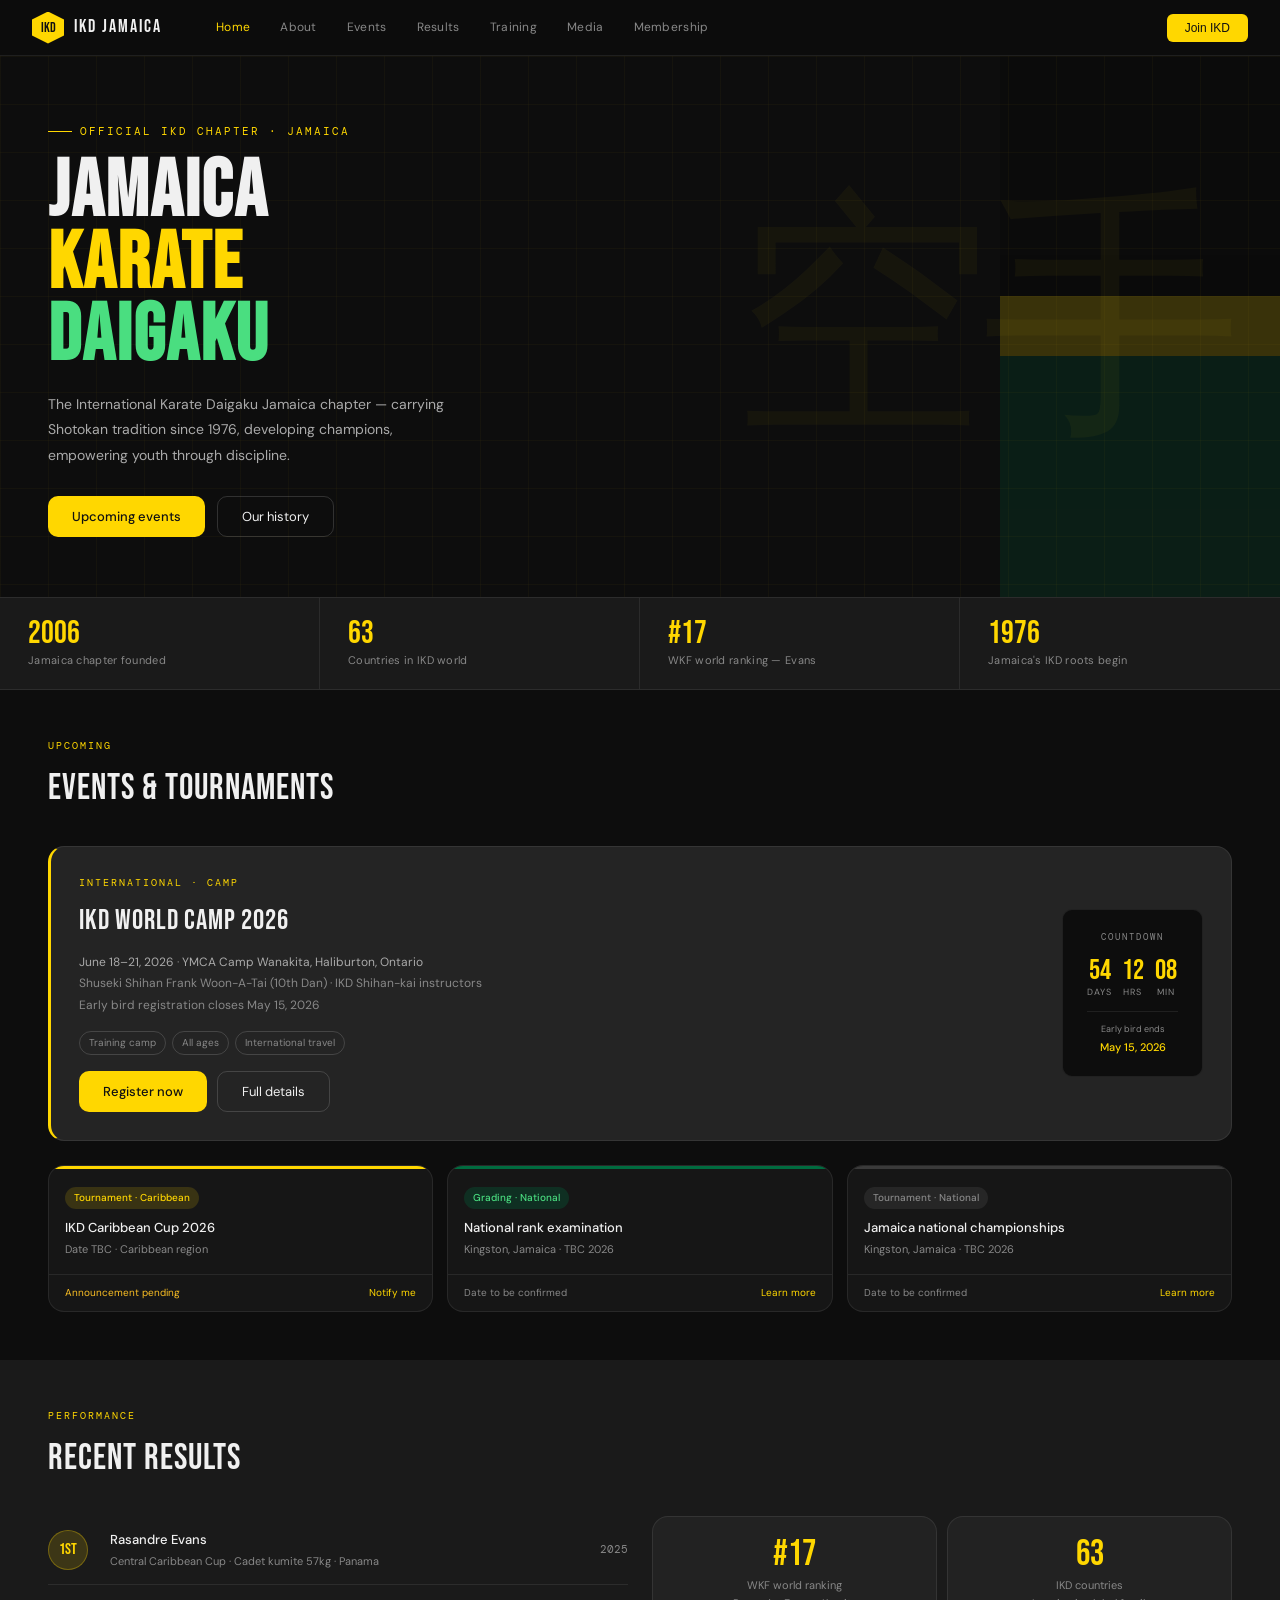
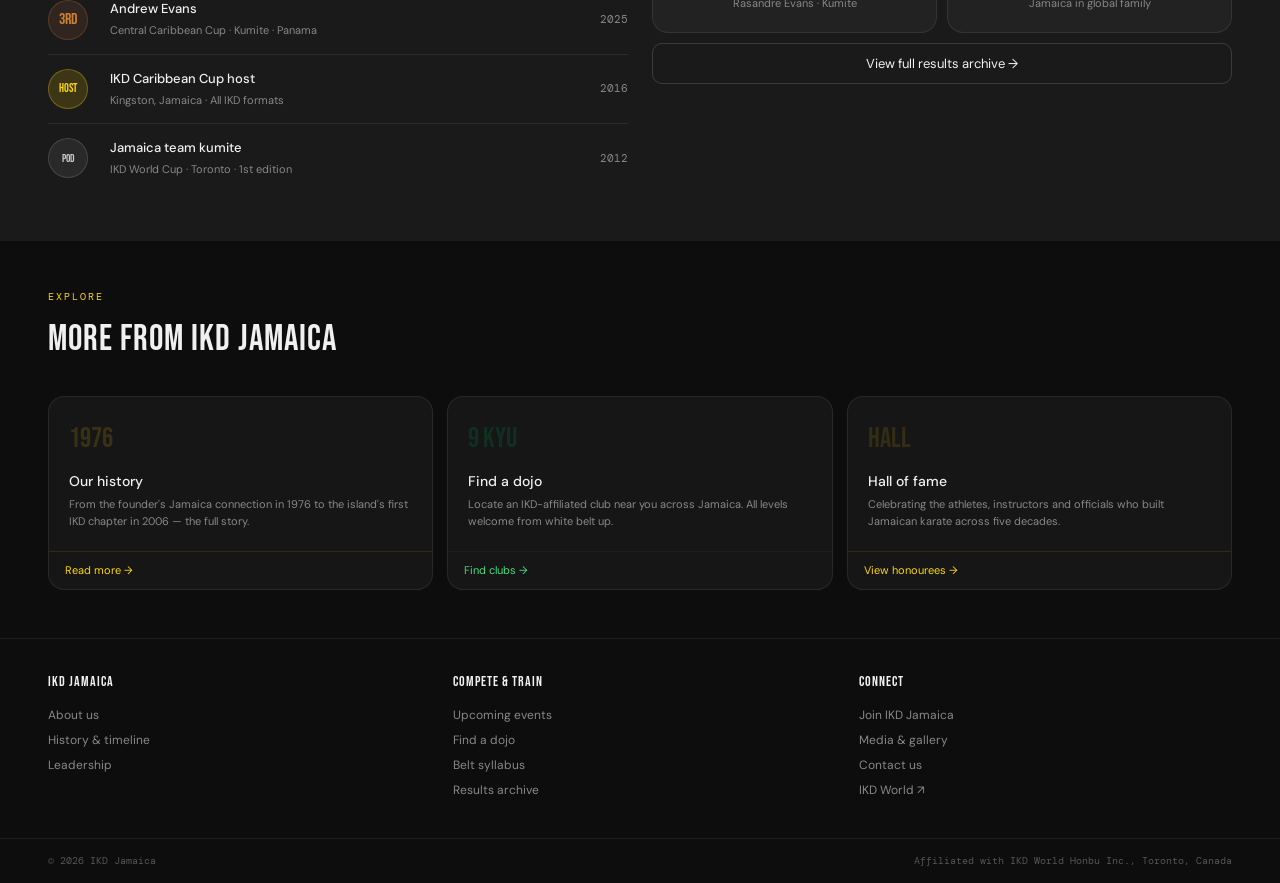
<file: mockups/ikd-jamaica-mockup.html>
<!DOCTYPE html>
<html lang="en">
<head>
<meta charset="UTF-8">
<meta name="viewport" content="width=device-width, initial-scale=1.0">
<title>IKD Jamaica — Website Mockup</title>
<style>
  @import url('https://fonts.googleapis.com/css2?family=Bebas+Neue&family=DM+Sans:wght@300;400;500&family=DM+Mono:wght@400;500&display=swap');

  :root {
    --gold: #FFD700;
    --gold-dark: #C9A800;
    --green: #006B3F;
    --green-light: #4ade80;
    --black: #0d0d0d;
    --dark: #1a1a1a;
    --dark2: #242424;
    --mid: #3a3a3a;
    --muted: #888;
    --subtle: #555;
    --border: rgba(255,255,255,0.08);
    --border-light: rgba(255,255,255,0.15);
    --surface: rgba(255,255,255,0.04);
    --surface2: rgba(255,255,255,0.07);
    --text: #f0f0f0;
    --text-muted: #aaa;
    --text-dim: #666;
    --radius: 10px;
    --radius-lg: 16px;
  }

  * { box-sizing: border-box; margin: 0; padding: 0; }

  body {
    background: #0d0d0d;
    color: var(--text);
    font-family: 'DM Sans', sans-serif;
    font-size: 14px;
    line-height: 1.6;
    min-height: 100vh;
  }

  /* ─── LAYOUT SHELL ─── */
  .shell { display: flex; flex-direction: column; min-height: 100vh; }

  /* ─── NAV ─── */
  nav {
    background: rgba(13,13,13,0.97);
    border-bottom: 1px solid var(--border);
    padding: 0 32px;
    display: flex;
    align-items: center;
    height: 56px;
    position: sticky;
    top: 0;
    z-index: 100;
    backdrop-filter: blur(12px);
  }
  .nav-logo {
    display: flex;
    align-items: center;
    gap: 10px;
    margin-right: 40px;
    text-decoration: none;
    cursor: pointer;
  }
  .nav-logo-mark {
    width: 32px; height: 32px;
    background: var(--gold);
    display: flex; align-items: center; justify-content: center;
    clip-path: polygon(50% 0%, 100% 25%, 100% 75%, 50% 100%, 0% 75%, 0% 25%);
  }
  .nav-logo-mark span {
    font-family: 'Bebas Neue', sans-serif;
    font-size: 14px;
    color: #111;
    line-height: 1;
  }
  .nav-logo-text {
    font-family: 'Bebas Neue', sans-serif;
    font-size: 18px;
    letter-spacing: 2px;
    color: var(--text);
  }
  .nav-links {
    display: flex;
    gap: 2px;
    flex: 1;
  }
  .nav-link {
    padding: 6px 14px;
    font-size: 12px;
    color: var(--muted);
    cursor: pointer;
    border-radius: 6px;
    transition: all 0.15s;
    font-weight: 400;
    letter-spacing: 0.3px;
    white-space: nowrap;
  }
  .nav-link:hover { color: var(--text); background: var(--surface); }
  .nav-link.active { color: var(--gold); }
  .nav-cta {
    background: var(--gold);
    color: #111;
    padding: 7px 18px;
    border-radius: 6px;
    font-size: 12px;
    font-weight: 500;
    cursor: pointer;
    border: none;
    transition: background 0.15s;
    margin-left: 12px;
  }
  .nav-cta:hover { background: var(--gold-dark); }

  /* ─── PAGES ─── */
  .page { display: none; flex: 1; }
  .page.active { display: block; }

  /* ─── HERO ─── */
  .hero {
    min-height: 520px;
    background: var(--black);
    position: relative;
    overflow: hidden;
    display: flex;
    align-items: flex-end;
    padding: 60px 48px;
  }
  .hero-bg-stripes {
    position: absolute;
    top: 0; right: 0;
    width: 280px; height: 100%;
    display: flex; flex-direction: column;
    opacity: 0.18;
  }
  .stripe { flex: 1; }
  .hero-grid-lines {
    position: absolute;
    inset: 0;
    background-image: linear-gradient(rgba(255,215,0,0.03) 1px, transparent 1px),
                      linear-gradient(90deg, rgba(255,215,0,0.03) 1px, transparent 1px);
    background-size: 48px 48px;
  }
  .hero-kanji {
    position: absolute;
    right: 48px; top: 50%;
    transform: translateY(-50%);
    font-family: 'Bebas Neue', sans-serif;
    font-size: 260px;
    color: rgba(255,215,0,0.04);
    line-height: 1;
    pointer-events: none;
    user-select: none;
    letter-spacing: -10px;
  }
  .hero-content { position: relative; max-width: 580px; }
  .hero-eyebrow {
    display: inline-flex;
    align-items: center;
    gap: 8px;
    font-family: 'DM Mono', monospace;
    font-size: 11px;
    color: var(--gold);
    letter-spacing: 2px;
    margin-bottom: 16px;
    text-transform: uppercase;
  }
  .hero-eyebrow::before {
    content: '';
    width: 24px; height: 1px;
    background: var(--gold);
  }
  .hero-title {
    font-family: 'Bebas Neue', sans-serif;
    font-size: 80px;
    line-height: 0.9;
    letter-spacing: 2px;
    margin-bottom: 20px;
    color: var(--text);
  }
  .hero-title .gold { color: var(--gold); }
  .hero-title .green { color: var(--green-light); }
  .hero-body {
    font-size: 14px;
    color: var(--text-muted);
    line-height: 1.8;
    max-width: 420px;
    margin-bottom: 28px;
  }
  .hero-btns { display: flex; gap: 12px; }
  .btn-primary {
    background: var(--gold);
    color: #111;
    border: none;
    padding: 11px 24px;
    border-radius: var(--radius);
    font-size: 13px;
    font-weight: 500;
    cursor: pointer;
    transition: background 0.15s;
    font-family: 'DM Sans', sans-serif;
  }
  .btn-primary:hover { background: var(--gold-dark); }
  .btn-secondary {
    background: transparent;
    color: var(--text);
    border: 1px solid var(--border-light);
    padding: 11px 24px;
    border-radius: var(--radius);
    font-size: 13px;
    cursor: pointer;
    transition: all 0.15s;
    font-family: 'DM Sans', sans-serif;
  }
  .btn-secondary:hover { border-color: rgba(255,255,255,0.3); background: var(--surface); }

  /* ─── STATS BAR ─── */
  .stats-bar {
    background: var(--dark);
    border-top: 1px solid var(--border);
    border-bottom: 1px solid var(--border);
    display: grid;
    grid-template-columns: repeat(4, 1fr);
  }
  .stat {
    padding: 20px 28px;
    border-right: 1px solid var(--border);
    display: flex;
    flex-direction: column;
    gap: 2px;
  }
  .stat:last-child { border-right: none; }
  .stat-num {
    font-family: 'Bebas Neue', sans-serif;
    font-size: 32px;
    color: var(--gold);
    line-height: 1;
  }
  .stat-label { font-size: 11px; color: var(--muted); letter-spacing: 0.3px; }

  /* ─── SECTIONS ─── */
  .section { padding: 48px; }
  .section-alt { background: var(--dark); }
  .section-dark { background: var(--black); }
  .sec-header { margin-bottom: 28px; }
  .sec-eyebrow {
    font-family: 'DM Mono', monospace;
    font-size: 10px;
    color: var(--gold);
    letter-spacing: 2px;
    text-transform: uppercase;
    margin-bottom: 6px;
  }
  .sec-title {
    font-family: 'Bebas Neue', sans-serif;
    font-size: 36px;
    letter-spacing: 1px;
    color: var(--text);
  }
  .sec-sub { font-size: 13px; color: var(--muted); margin-top: 4px; }

  /* ─── EVENT CARDS ─── */
  .cards-grid { display: grid; gap: 14px; }
  .cards-3 { grid-template-columns: repeat(3, 1fr); }
  .cards-2 { grid-template-columns: repeat(2, 1fr); }
  .cards-4 { grid-template-columns: repeat(4, 1fr); }

  .card {
    background: var(--surface);
    border: 1px solid var(--border);
    border-radius: var(--radius-lg);
    overflow: hidden;
    transition: border-color 0.2s, transform 0.2s;
    cursor: pointer;
  }
  .card:hover { border-color: var(--border-light); transform: translateY(-2px); }

  .card-accent-top { height: 3px; }
  .card-body { padding: 16px; }
  .card-badge {
    display: inline-block;
    font-size: 10px;
    font-weight: 500;
    padding: 3px 9px;
    border-radius: 20px;
    margin-bottom: 10px;
  }
  .badge-gold { background: rgba(255,215,0,0.15); color: var(--gold); }
  .badge-green { background: rgba(0,107,63,0.3); color: var(--green-light); }
  .badge-grey { background: var(--surface2); color: var(--muted); }
  .badge-red { background: rgba(239,68,68,0.15); color: #f87171; }

  .card-title { font-size: 13px; font-weight: 500; color: var(--text); margin-bottom: 4px; line-height: 1.4; }
  .card-meta { font-size: 11px; color: var(--muted); line-height: 1.6; }
  .card-footer {
    padding: 10px 16px;
    border-top: 1px solid var(--border);
    display: flex;
    justify-content: space-between;
    align-items: center;
  }
  .card-status { font-size: 10px; }
  .card-action { font-size: 10px; color: var(--gold); cursor: pointer; }
  .status-open { color: var(--green-light); }
  .status-pending { color: #fbbf24; }
  .status-tbc { color: var(--muted); }

  /* ─── FEATURED EVENT ─── */
  .featured-event {
    background: var(--dark2);
    border: 1px solid var(--border);
    border-left: 3px solid var(--gold);
    border-radius: var(--radius-lg);
    padding: 28px;
    display: grid;
    grid-template-columns: 1fr auto;
    gap: 28px;
    align-items: center;
    margin-bottom: 24px;
  }
  .fe-eyebrow {
    font-family: 'DM Mono', monospace;
    font-size: 10px;
    color: var(--gold);
    letter-spacing: 2px;
    text-transform: uppercase;
    margin-bottom: 8px;
  }
  .fe-title {
    font-family: 'Bebas Neue', sans-serif;
    font-size: 28px;
    letter-spacing: 1px;
    color: var(--text);
    margin-bottom: 8px;
  }
  .fe-meta { font-size: 12px; color: var(--muted); line-height: 1.8; margin-bottom: 14px; }
  .fe-meta span { color: var(--text-muted); }
  .fe-tags { display: flex; gap: 6px; flex-wrap: wrap; margin-bottom: 16px; }
  .fe-tag { font-size: 10px; padding: 3px 9px; border-radius: 20px; border: 1px solid var(--border-light); color: var(--muted); }
  .fe-btns { display: flex; gap: 10px; }
  .countdown {
    background: var(--black);
    border: 1px solid var(--border);
    border-radius: var(--radius);
    padding: 20px 24px;
    text-align: center;
    min-width: 140px;
  }
  .cd-label-top { font-family: 'DM Mono', monospace; font-size: 9px; color: var(--muted); letter-spacing: 2px; margin-bottom: 12px; }
  .cd-nums { display: grid; grid-template-columns: repeat(3, 1fr); gap: 8px; margin-bottom: 12px; }
  .cd-unit { text-align: center; }
  .cd-n { font-family: 'Bebas Neue', sans-serif; font-size: 28px; color: var(--gold); line-height: 1; }
  .cd-u { font-size: 9px; color: var(--muted); letter-spacing: 1px; }
  .cd-divider { border-top: 1px solid var(--border); padding-top: 10px; }
  .cd-sub { font-size: 9px; color: var(--muted); }
  .cd-date { font-size: 11px; color: var(--gold); font-weight: 500; margin-top: 2px; }

  /* ─── BELT SYLLABUS ─── */
  .belt-list { display: flex; flex-direction: column; gap: 6px; }
  .belt-row {
    display: flex; align-items: center; gap: 12px;
    padding: 10px 14px;
    background: var(--surface);
    border: 1px solid var(--border);
    border-radius: var(--radius);
    transition: border-color 0.15s;
    cursor: pointer;
  }
  .belt-row:hover { border-color: var(--border-light); }
  .belt-swatch { width: 36px; height: 12px; border-radius: 3px; flex-shrink: 0; }
  .belt-kyu { font-family: 'DM Mono', monospace; font-size: 10px; color: var(--muted); min-width: 52px; }
  .belt-name { font-size: 12px; font-weight: 500; color: var(--text); flex: 1; }
  .belt-tag { font-size: 9px; padding: 2px 7px; border-radius: 20px; }

  /* ─── PHOTO GRID ─── */
  .photo-hero-grid { display: grid; grid-template-columns: 2fr 1fr; grid-template-rows: 200px 200px; gap: 6px; }
  .photo-main { grid-row: 1 / 3; border-radius: var(--radius) 0 0 var(--radius); }
  .photo-sm:first-of-type { border-radius: 0 var(--radius) 0 0; }
  .photo-sm:last-of-type { border-radius: 0 0 var(--radius) 0; }
  .photo-block {
    position: relative; overflow: hidden; cursor: pointer;
    display: flex; align-items: flex-end; padding: 12px;
  }
  .photo-block:hover .photo-overlay { opacity: 0.5; }
  .photo-bg { position: absolute; inset: 0; }
  .photo-overlay {
    position: absolute; inset: 0;
    background: linear-gradient(to top, rgba(0,0,0,0.75) 0%, transparent 60%);
    transition: opacity 0.2s;
  }
  .photo-label { position: relative; font-size: 11px; color: #fff; }
  .photo-tag-sm {
    display: inline-block;
    background: var(--gold);
    color: #111;
    font-size: 9px;
    font-weight: 500;
    padding: 1px 6px;
    border-radius: 3px;
    margin-bottom: 3px;
  }
  .thumb-grid { display: grid; grid-template-columns: repeat(4, 1fr); gap: 6px; margin-top: 6px; }
  .thumb {
    aspect-ratio: 1; border-radius: var(--radius);
    position: relative; overflow: hidden; cursor: pointer;
    display: flex; align-items: flex-end; padding: 8px;
    transition: transform 0.2s;
  }
  .thumb:hover { transform: scale(1.02); }
  .thumb-overlay { position: absolute; inset: 0; background: linear-gradient(to top, rgba(0,0,0,0.65) 0%, transparent 60%); }
  .thumb-label { position: relative; font-size: 10px; color: #fff; }

  /* ─── NEWS ─── */
  .news-big {
    background: var(--dark2);
    border: 1px solid var(--border);
    border-left: 3px solid var(--gold);
    border-radius: var(--radius-lg);
    padding: 22px;
  }
  .news-source { font-family: 'DM Mono', monospace; font-size: 9px; color: var(--muted); letter-spacing: 1px; text-transform: uppercase; margin-bottom: 8px; }
  .news-title { font-size: 14px; font-weight: 500; color: var(--text); line-height: 1.5; margin-bottom: 8px; }
  .news-excerpt { font-size: 12px; color: var(--muted); line-height: 1.7; margin-bottom: 12px; }
  .news-byline { font-size: 10px; color: var(--subtle); }
  .news-link { font-size: 10px; color: var(--gold); cursor: pointer; }

  /* ─── RESULTS / RANKINGS ─── */
  .result-row {
    display: grid;
    grid-template-columns: 48px 1fr auto;
    gap: 14px;
    align-items: center;
    padding: 14px 0;
    border-bottom: 1px solid var(--border);
  }
  .result-row:last-child { border-bottom: none; }
  .medal-circle {
    width: 40px; height: 40px; border-radius: 50%;
    display: flex; align-items: center; justify-content: center;
    font-family: 'Bebas Neue', sans-serif; font-size: 16px;
  }
  .medal-gold { background: rgba(255,215,0,0.15); color: var(--gold); border: 1px solid rgba(255,215,0,0.3); }
  .medal-silver { background: rgba(180,180,180,0.1); color: #ccc; border: 1px solid rgba(180,180,180,0.2); }
  .medal-bronze { background: rgba(176,111,60,0.15); color: #cd7f32; border: 1px solid rgba(176,111,60,0.3); }
  .result-name { font-size: 13px; font-weight: 500; color: var(--text); margin-bottom: 2px; }
  .result-detail { font-size: 11px; color: var(--muted); }
  .result-year { font-family: 'DM Mono', monospace; font-size: 11px; color: var(--muted); }

  /* ─── ATHLETE CARD ─── */
  .athlete-card {
    background: var(--surface);
    border: 1px solid var(--border);
    border-radius: var(--radius-lg);
    overflow: hidden;
    cursor: pointer;
    transition: border-color 0.2s, transform 0.2s;
  }
  .athlete-card:hover { border-color: var(--border-light); transform: translateY(-2px); }
  .athlete-img {
    height: 100px;
    display: flex; align-items: center; justify-content: center;
    font-family: 'Bebas Neue', sans-serif;
    font-size: 40px;
    color: rgba(255,215,0,0.15);
    position: relative;
  }
  .athlete-rank-badge {
    position: absolute;
    top: 10px; right: 10px;
    background: var(--gold);
    color: #111;
    font-family: 'DM Mono', monospace;
    font-size: 9px;
    font-weight: 500;
    padding: 2px 8px;
    border-radius: 20px;
  }
  .athlete-body { padding: 14px; }
  .athlete-name { font-size: 13px; font-weight: 500; color: var(--text); margin-bottom: 2px; }
  .athlete-cat { font-size: 11px; color: var(--muted); margin-bottom: 8px; }
  .athlete-stats { display: flex; gap: 12px; }
  .a-stat { text-align: center; }
  .a-stat-n { font-family: 'Bebas Neue', sans-serif; font-size: 18px; color: var(--gold); line-height: 1; }
  .a-stat-l { font-size: 9px; color: var(--muted); }

  /* ─── DOJO LIST ─── */
  .dojo-item {
    display: flex; gap: 14px; align-items: center;
    padding: 14px 0;
    border-bottom: 1px solid var(--border);
  }
  .dojo-item:last-child { border-bottom: none; }
  .dojo-dot { width: 10px; height: 10px; border-radius: 50%; background: var(--gold); flex-shrink: 0; }
  .dojo-name { font-size: 13px; font-weight: 500; color: var(--text); flex: 1; }
  .dojo-detail { font-size: 11px; color: var(--muted); }
  .dojo-link { font-size: 10px; color: var(--gold); cursor: pointer; }

  /* ─── LEADER CARD ─── */
  .leader-card {
    background: var(--surface);
    border: 1px solid var(--border);
    border-radius: var(--radius-lg);
    padding: 18px;
    display: flex;
    gap: 14px;
    align-items: flex-start;
  }
  .leader-avatar {
    width: 44px; height: 44px; border-radius: 50%;
    display: flex; align-items: center; justify-content: center;
    font-family: 'Bebas Neue', sans-serif; font-size: 16px;
    flex-shrink: 0;
  }
  .leader-name { font-size: 13px; font-weight: 500; color: var(--text); margin-bottom: 2px; }
  .leader-title { font-size: 10px; color: var(--gold); font-weight: 500; margin-bottom: 6px; letter-spacing: 0.3px; }
  .leader-bio { font-size: 11px; color: var(--muted); line-height: 1.6; }

  /* ─── TIMELINE ─── */
  .timeline { position: relative; padding-left: 24px; }
  .timeline::before { content: ''; position: absolute; left: 7px; top: 8px; bottom: 0; width: 1px; background: var(--border); }
  .tl-item { position: relative; margin-bottom: 20px; }
  .tl-dot {
    position: absolute; left: -24px; top: 5px;
    width: 12px; height: 12px; border-radius: 50%;
    background: var(--gold); border: 2px solid var(--black);
  }
  .tl-dot.dim { background: var(--mid); }
  .tl-year { font-family: 'DM Mono', monospace; font-size: 10px; color: var(--gold); margin-bottom: 2px; }
  .tl-year.dim { color: var(--muted); }
  .tl-event { font-size: 12px; font-weight: 500; color: var(--text); margin-bottom: 2px; }
  .tl-detail { font-size: 11px; color: var(--muted); line-height: 1.5; }

  /* ─── MEMBERSHIP FORM ─── */
  .form-section {
    background: var(--surface);
    border: 1px solid var(--border);
    border-radius: var(--radius-lg);
    padding: 24px;
  }
  .form-row { display: grid; grid-template-columns: 1fr 1fr; gap: 12px; margin-bottom: 12px; }
  .form-field { display: flex; flex-direction: column; gap: 4px; }
  .form-label { font-family: 'DM Mono', monospace; font-size: 9px; color: var(--muted); letter-spacing: 1px; text-transform: uppercase; }
  .form-input {
    background: var(--dark2);
    border: 1px solid var(--border);
    border-radius: var(--radius);
    padding: 9px 12px;
    font-size: 12px;
    color: var(--text);
    outline: none;
    font-family: 'DM Sans', sans-serif;
    transition: border-color 0.15s;
    width: 100%;
  }
  .form-input:focus { border-color: var(--gold); }
  select.form-input { cursor: pointer; }
  .form-input option { background: var(--dark2); }

  /* ─── FILTER BAR ─── */
  .filter-bar { display: flex; gap: 6px; margin-bottom: 20px; flex-wrap: wrap; }
  .chip {
    font-size: 11px; padding: 5px 13px;
    border-radius: 20px;
    border: 1px solid var(--border);
    cursor: pointer; color: var(--muted);
    background: transparent;
    transition: all 0.15s;
    font-family: 'DM Sans', sans-serif;
  }
  .chip:hover { border-color: var(--border-light); color: var(--text); }
  .chip.active { background: var(--gold); color: #111; border-color: var(--gold); font-weight: 500; }

  /* ─── PAGE HERO ─── */
  .page-hero {
    background: var(--black);
    padding: 48px 48px 0;
    border-bottom: 1px solid var(--border);
  }
  .page-hero-crumb { font-family: 'DM Mono', monospace; font-size: 10px; color: var(--subtle); margin-bottom: 10px; }
  .page-hero-crumb span { color: var(--gold); }
  .page-hero-title {
    font-family: 'Bebas Neue', sans-serif;
    font-size: 52px;
    letter-spacing: 2px;
    color: var(--text);
    margin-bottom: 6px;
  }
  .page-hero-sub { font-size: 13px; color: var(--muted); max-width: 500px; line-height: 1.7; margin-bottom: 28px; }
  .sub-tabs { display: flex; gap: 0; }
  .sub-tab { padding: 10px 18px; font-size: 11px; color: var(--muted); cursor: pointer; border-bottom: 2px solid transparent; transition: all 0.15s; }
  .sub-tab:hover { color: var(--text); }
  .sub-tab.active { color: var(--gold); border-bottom-color: var(--gold); }

  /* ─── VIDEO CARD ─── */
  .video-card {
    background: var(--surface);
    border: 1px solid var(--border);
    border-radius: var(--radius-lg);
    overflow: hidden;
    cursor: pointer;
    transition: border-color 0.2s, transform 0.2s;
  }
  .video-card:hover { border-color: var(--border-light); transform: translateY(-2px); }
  .video-thumb {
    aspect-ratio: 16/9;
    display: flex; align-items: center; justify-content: center;
    position: relative;
  }
  .play-btn {
    width: 40px; height: 40px; border-radius: 50%;
    background: rgba(255,215,0,0.9);
    display: flex; align-items: center; justify-content: center;
    transition: transform 0.15s;
  }
  .video-card:hover .play-btn { transform: scale(1.1); }
  .play-tri { width: 0; height: 0; border-top: 7px solid transparent; border-bottom: 7px solid transparent; border-left: 12px solid #111; margin-left: 2px; }
  .video-dur { position: absolute; bottom: 8px; right: 10px; background: rgba(0,0,0,0.75); color: #fff; font-family: 'DM Mono', monospace; font-size: 9px; padding: 2px 6px; border-radius: 3px; }
  .video-body { padding: 12px; }
  .video-title { font-size: 12px; font-weight: 500; color: var(--text); margin-bottom: 3px; line-height: 1.4; }
  .video-meta { font-size: 10px; color: var(--muted); }

  /* ─── CONTACT ─── */
  .contact-info { background: var(--dark2); border: 1px solid var(--border); border-left: 3px solid var(--green); border-radius: var(--radius-lg); padding: 22px; }
  .contact-row { display: flex; gap: 10px; align-items: flex-start; padding: 10px 0; border-bottom: 1px solid var(--border); }
  .contact-row:last-child { border-bottom: none; }
  .contact-icon { font-family: 'DM Mono', monospace; font-size: 11px; color: var(--gold); min-width: 60px; }
  .contact-val { font-size: 12px; color: var(--text-muted); line-height: 1.5; }

  /* ─── PRESS ─── */
  .press-item {
    display: grid;
    grid-template-columns: 100px 1fr auto;
    gap: 14px; align-items: center;
    padding: 13px 0;
    border-bottom: 1px solid var(--border);
  }
  .press-item:last-child { border-bottom: none; }
  .press-source { font-family: 'DM Mono', monospace; font-size: 10px; color: var(--muted); }
  .press-title { font-size: 12px; font-weight: 500; color: var(--text); margin-bottom: 2px; }
  .press-date { font-size: 10px; color: var(--muted); }
  .press-link { font-size: 10px; color: var(--gold); cursor: pointer; white-space: nowrap; }

  /* ─── FOOTER ─── */
  footer {
    background: var(--black);
    border-top: 1px solid var(--border);
    padding: 32px 48px;
    display: grid;
    grid-template-columns: 1fr 1fr 1fr;
    gap: 32px;
  }
  .footer-col-title {
    font-family: 'Bebas Neue', sans-serif;
    font-size: 14px;
    letter-spacing: 1px;
    color: var(--text);
    margin-bottom: 12px;
  }
  .footer-link { font-size: 12px; color: var(--muted); cursor: pointer; display: block; margin-bottom: 6px; transition: color 0.15s; }
  .footer-link:hover { color: var(--gold); }
  .footer-bottom {
    background: var(--black);
    border-top: 1px solid var(--border);
    padding: 14px 48px;
    display: flex;
    justify-content: space-between;
    align-items: center;
  }
  .footer-copy { font-family: 'DM Mono', monospace; font-size: 10px; color: var(--subtle); }
  .footer-affil { font-family: 'DM Mono', monospace; font-size: 10px; color: var(--subtle); }

  /* ─── MISSION QUOTE ─── */
  .mission-quote {
    background: var(--dark2);
    border: 1px solid var(--border);
    border-left: 3px solid var(--gold);
    border-radius: var(--radius-lg);
    padding: 24px;
    margin-bottom: 20px;
  }
  .mq-label { font-family: 'DM Mono', monospace; font-size: 9px; color: var(--gold); letter-spacing: 2px; text-transform: uppercase; margin-bottom: 10px; }
  .mq-text { font-size: 13px; color: var(--text-muted); line-height: 1.9; font-style: italic; }

  /* ─── VALUES ─── */
  .value-card {
    background: var(--surface);
    border: 1px solid var(--border);
    border-top: 2px solid;
    border-radius: var(--radius-lg);
    padding: 18px;
  }
  .value-icon { font-size: 22px; margin-bottom: 10px; }
  .value-name { font-family: 'Bebas Neue', sans-serif; font-size: 18px; letter-spacing: 1px; color: var(--text); margin-bottom: 6px; }
  .value-desc { font-size: 12px; color: var(--muted); line-height: 1.6; }

  /* ─── FORMAT CARDS ─── */
  .format-card {
    background: var(--surface);
    border: 1px solid var(--border);
    border-top: 2px solid;
    border-radius: var(--radius-lg);
    padding: 18px;
    cursor: pointer;
    transition: border-color 0.2s, transform 0.2s;
  }
  .format-card:hover { border-color: var(--border-light); transform: translateY(-2px); }
  .format-name { font-size: 12px; font-weight: 500; color: var(--text); margin-bottom: 6px; }
  .format-desc { font-size: 11px; color: var(--muted); line-height: 1.5; }

  /* ─── HOF CARD ─── */
  .hof-card {
    background: var(--surface);
    border: 1px solid var(--border);
    border-radius: var(--radius-lg);
    padding: 18px;
    display: flex; gap: 14px; align-items: flex-start;
    cursor: pointer;
    transition: border-color 0.2s;
  }
  .hof-card:hover { border-color: rgba(255,215,0,0.3); }
  .hof-num {
    font-family: 'Bebas Neue', sans-serif;
    font-size: 32px;
    color: rgba(255,215,0,0.2);
    line-height: 1;
    min-width: 32px;
  }
  .hof-name { font-size: 13px; font-weight: 500; color: var(--text); margin-bottom: 2px; }
  .hof-detail { font-size: 11px; color: var(--muted); line-height: 1.5; }
  .hof-year { font-family: 'DM Mono', monospace; font-size: 9px; color: var(--gold); margin-top: 4px; }

  /* ─── SOCIAL CARDS ─── */
  .social-card {
    background: var(--surface);
    border: 1px solid var(--border);
    border-radius: var(--radius-lg);
    padding: 18px;
    text-align: center;
  }
  .social-icon { font-family: 'Bebas Neue', sans-serif; font-size: 24px; color: var(--text); margin-bottom: 6px; }
  .social-name { font-size: 12px; font-weight: 500; color: var(--text); margin-bottom: 2px; }
  .social-handle { font-size: 11px; color: var(--gold); margin-bottom: 8px; }
  .social-desc { font-size: 11px; color: var(--muted); line-height: 1.5; margin-bottom: 10px; }

  /* ─── SMALL UTILS ─── */
  .divider { border: none; border-top: 1px solid var(--border); margin: 24px 0; }
  .text-gold { color: var(--gold); }
  .text-green { color: var(--green-light); }
  .text-muted { color: var(--muted); }
  .fw500 { font-weight: 500; }
  .mono { font-family: 'DM Mono', monospace; }
  .bebas { font-family: 'Bebas Neue', sans-serif; }

  /* inline kicker bar above page sections */
  .kicker-bar {
    background: var(--gold);
    height: 3px;
    border-radius: 0;
    margin-bottom: 0;
  }
</style>
</head>
<body>
<div class="shell">

<!-- ═══════════════ NAV ═══════════════ -->
<nav>
  <div class="nav-logo" onclick="showPage('home')">
    <div class="nav-logo-mark"><span>IKD</span></div>
    <span class="nav-logo-text">IKD Jamaica</span>
  </div>
  <div class="nav-links">
    <span class="nav-link" id="nav-home" onclick="showPage('home')">Home</span>
    <span class="nav-link" id="nav-about" onclick="showPage('about')">About</span>
    <span class="nav-link" id="nav-events" onclick="showPage('events')">Events</span>
    <span class="nav-link" id="nav-results" onclick="showPage('results')">Results</span>
    <span class="nav-link" id="nav-training" onclick="showPage('training')">Training</span>
    <span class="nav-link" id="nav-media" onclick="showPage('media')">Media</span>
    <span class="nav-link" id="nav-membership" onclick="showPage('membership')">Membership</span>
  </div>
  <button class="nav-cta" onclick="showPage('membership')">Join IKD</button>
</nav>

<!-- ═══════════════ HOME ═══════════════ -->
<div class="page active" id="page-home">

  <div class="hero">
    <div class="hero-bg-stripes">
      <div class="stripe" style="background:#000;"></div>
      <div class="stripe" style="background:#FFD700;max-height:60px;"></div>
      <div class="stripe" style="background:#006B3F;"></div>
    </div>
    <div class="hero-grid-lines"></div>
    <div class="hero-kanji">空手</div>
    <div class="hero-content">
      <div class="hero-eyebrow">Official IKD Chapter · Jamaica</div>
      <h1 class="hero-title">Jamaica<br><span class="gold">Karate</span><br><span class="green">Daigaku</span></h1>
      <p class="hero-body">The International Karate Daigaku Jamaica chapter — carrying Shotokan tradition since 1976, developing champions, empowering youth through discipline.</p>
      <div class="hero-btns">
        <button class="btn-primary" onclick="showPage('events')">Upcoming events</button>
        <button class="btn-secondary" onclick="showPage('about')">Our history</button>
      </div>
    </div>
  </div>

  <div class="stats-bar">
    <div class="stat"><div class="stat-num">2006</div><div class="stat-label">Jamaica chapter founded</div></div>
    <div class="stat"><div class="stat-num">63</div><div class="stat-label">Countries in IKD world</div></div>
    <div class="stat"><div class="stat-num">#17</div><div class="stat-label">WKF world ranking — Evans</div></div>
    <div class="stat"><div class="stat-num">1976</div><div class="stat-label">Jamaica's IKD roots begin</div></div>
  </div>

  <div class="section">
    <div class="sec-header">
      <div class="sec-eyebrow">Upcoming</div>
      <div class="sec-title">Events & tournaments</div>
    </div>
    <div class="featured-event">
      <div>
        <div class="fe-eyebrow">International · Camp</div>
        <div class="fe-title">IKD World Camp 2026</div>
        <div class="fe-meta"><span>June 18–21, 2026</span> · <span>YMCA Camp Wanakita, Haliburton, Ontario</span><br>Shuseki Shihan Frank Woon-A-Tai (10th Dan) · IKD Shihan-kai instructors<br>Early bird registration closes May 15, 2026</div>
        <div class="fe-tags">
          <span class="fe-tag">Training camp</span>
          <span class="fe-tag">All ages</span>
          <span class="fe-tag">International travel</span>
        </div>
        <div class="fe-btns">
          <button class="btn-primary">Register now</button>
          <button class="btn-secondary" onclick="showPage('events')">Full details</button>
        </div>
      </div>
      <div class="countdown">
        <div class="cd-label-top">COUNTDOWN</div>
        <div class="cd-nums">
          <div class="cd-unit"><div class="cd-n" id="cd-d">54</div><div class="cd-u">DAYS</div></div>
          <div class="cd-unit"><div class="cd-n" id="cd-h">12</div><div class="cd-u">HRS</div></div>
          <div class="cd-unit"><div class="cd-n" id="cd-m">08</div><div class="cd-u">MIN</div></div>
        </div>
        <div class="cd-divider">
          <div class="cd-sub">Early bird ends</div>
          <div class="cd-date">May 15, 2026</div>
        </div>
      </div>
    </div>

    <div class="cards-grid cards-3">
      <div class="card" onclick="showPage('events')">
        <div class="card-accent-top" style="background:var(--gold);"></div>
        <div class="card-body">
          <div class="card-badge badge-gold">Tournament · Caribbean</div>
          <div class="card-title">IKD Caribbean Cup 2026</div>
          <div class="card-meta">Date TBC · Caribbean region</div>
        </div>
        <div class="card-footer"><span class="card-status status-pending">Announcement pending</span><span class="card-action">Notify me</span></div>
      </div>
      <div class="card" onclick="showPage('events')">
        <div class="card-accent-top" style="background:var(--green);"></div>
        <div class="card-body">
          <div class="card-badge badge-green">Grading · National</div>
          <div class="card-title">National rank examination</div>
          <div class="card-meta">Kingston, Jamaica · TBC 2026</div>
        </div>
        <div class="card-footer"><span class="card-status status-tbc">Date to be confirmed</span><span class="card-action">Learn more</span></div>
      </div>
      <div class="card" onclick="showPage('events')">
        <div class="card-accent-top" style="background:var(--mid);"></div>
        <div class="card-body">
          <div class="card-badge badge-grey">Tournament · National</div>
          <div class="card-title">Jamaica national championships</div>
          <div class="card-meta">Kingston, Jamaica · TBC 2026</div>
        </div>
        <div class="card-footer"><span class="card-status status-tbc">Date to be confirmed</span><span class="card-action">Learn more</span></div>
      </div>
    </div>
  </div>

  <div class="section section-alt">
    <div class="sec-header">
      <div class="sec-eyebrow">Performance</div>
      <div class="sec-title">Recent results</div>
    </div>
    <div style="display:grid;grid-template-columns:1fr 1fr;gap:24px;">
      <div>
        <div class="result-row">
          <div class="medal-circle medal-gold">1st</div>
          <div><div class="result-name">Rasandre Evans</div><div class="result-detail">Central Caribbean Cup · Cadet kumite 57kg · Panama</div></div>
          <div class="result-year">2025</div>
        </div>
        <div class="result-row">
          <div class="medal-circle medal-bronze">3rd</div>
          <div><div class="result-name">Andrew Evans</div><div class="result-detail">Central Caribbean Cup · Kumite · Panama</div></div>
          <div class="result-year">2025</div>
        </div>
        <div class="result-row">
          <div class="medal-circle medal-gold" style="font-size:12px;">HOST</div>
          <div><div class="result-name">IKD Caribbean Cup host</div><div class="result-detail">Kingston, Jamaica · All IKD formats</div></div>
          <div class="result-year">2016</div>
        </div>
        <div class="result-row">
          <div class="medal-circle medal-silver" style="font-size:11px;">POD</div>
          <div><div class="result-name">Jamaica team kumite</div><div class="result-detail">IKD World Cup · Toronto · 1st edition</div></div>
          <div class="result-year">2012</div>
        </div>
      </div>
      <div style="display:flex;flex-direction:column;gap:10px;">
        <div class="cards-grid cards-2" style="gap:10px;">
          <div class="card" style="cursor:default;">
            <div class="card-body" style="text-align:center;padding:20px 14px;">
              <div style="font-family:'Bebas Neue',sans-serif;font-size:36px;color:var(--gold);line-height:1;">#17</div>
              <div style="font-size:11px;color:var(--muted);margin-top:4px;">WKF world ranking<br>Rasandre Evans · Kumite</div>
            </div>
          </div>
          <div class="card" style="cursor:default;">
            <div class="card-body" style="text-align:center;padding:20px 14px;">
              <div style="font-family:'Bebas Neue',sans-serif;font-size:36px;color:var(--gold);line-height:1;">63</div>
              <div style="font-size:11px;color:var(--muted);margin-top:4px;">IKD countries<br>Jamaica in global family</div>
            </div>
          </div>
        </div>
        <button class="btn-secondary" style="width:100%;" onclick="showPage('results')">View full results archive →</button>
      </div>
    </div>
  </div>

  <div class="section">
    <div class="sec-header">
      <div class="sec-eyebrow">Explore</div>
      <div class="sec-title">More from IKD Jamaica</div>
    </div>
    <div class="cards-grid cards-3">
      <div class="card" onclick="showPage('about')">
        <div class="card-body" style="padding:20px;">
          <div style="font-family:'Bebas Neue',sans-serif;font-size:28px;color:rgba(255,215,0,0.15);margin-bottom:10px;">1976</div>
          <div class="card-title" style="font-size:14px;">Our history</div>
          <div class="card-meta">From the founder's Jamaica connection in 1976 to the island's first IKD chapter in 2006 — the full story.</div>
        </div>
        <div class="card-footer" style="border-top-color:rgba(255,215,0,0.1);"><span class="card-action" style="font-size:11px;">Read more →</span></div>
      </div>
      <div class="card" onclick="showPage('training')">
        <div class="card-body" style="padding:20px;">
          <div style="font-family:'Bebas Neue',sans-serif;font-size:28px;color:rgba(0,107,63,0.3);margin-bottom:10px;">9 KYU</div>
          <div class="card-title" style="font-size:14px;">Find a dojo</div>
          <div class="card-meta">Locate an IKD-affiliated club near you across Jamaica. All levels welcome from white belt up.</div>
        </div>
        <div class="card-footer" style="border-top-color:rgba(0,107,63,0.15);"><span class="card-action" style="font-size:11px;color:var(--green-light);">Find clubs →</span></div>
      </div>
      <div class="card" onclick="showPage('results')">
        <div class="card-body" style="padding:20px;">
          <div style="font-family:'Bebas Neue',sans-serif;font-size:28px;color:rgba(255,215,0,0.12);margin-bottom:10px;">HALL</div>
          <div class="card-title" style="font-size:14px;">Hall of fame</div>
          <div class="card-meta">Celebrating the athletes, instructors and officials who built Jamaican karate across five decades.</div>
        </div>
        <div class="card-footer" style="border-top-color:rgba(255,215,0,0.1);"><span class="card-action" style="font-size:11px;">View honourees →</span></div>
      </div>
    </div>
  </div>

  <footer>
    <div>
      <div class="footer-col-title">IKD Jamaica</div>
      <span class="footer-link" onclick="showPage('about')">About us</span>
      <span class="footer-link" onclick="showPage('about')">History & timeline</span>
      <span class="footer-link" onclick="showPage('about')">Leadership</span>
    </div>
    <div>
      <div class="footer-col-title">Compete & train</div>
      <span class="footer-link" onclick="showPage('events')">Upcoming events</span>
      <span class="footer-link" onclick="showPage('training')">Find a dojo</span>
      <span class="footer-link" onclick="showPage('training')">Belt syllabus</span>
      <span class="footer-link" onclick="showPage('results')">Results archive</span>
    </div>
    <div>
      <div class="footer-col-title">Connect</div>
      <span class="footer-link" onclick="showPage('membership')">Join IKD Jamaica</span>
      <span class="footer-link" onclick="showPage('media')">Media & gallery</span>
      <span class="footer-link" onclick="showPage('membership')">Contact us</span>
      <span class="footer-link">IKD World ↗</span>
    </div>
  </footer>
  <div class="footer-bottom">
    <span class="footer-copy">© 2026 IKD Jamaica</span>
    <span class="footer-affil">Affiliated with IKD World Honbu Inc., Toronto, Canada</span>
  </div>
</div>

<!-- ═══════════════ ABOUT ═══════════════ -->
<div class="page" id="page-about">
  <div class="page-hero">
    <div class="page-hero-crumb">Home › <span>About IKD Jamaica</span></div>
    <h1 class="page-hero-title">About IKD Jamaica</h1>
    <p class="page-hero-sub">A chapter of the International Karate Daigaku — rooted in Shotokan tradition, committed to developing Jamaica's next generation of karatekas.</p>
    <div class="sub-tabs">
      <div class="sub-tab active">Our story</div>
      <div class="sub-tab">Mission & values</div>
      <div class="sub-tab">Leadership</div>
      <div class="sub-tab">Timeline</div>
      <div class="sub-tab">Affiliation</div>
    </div>
  </div>

  <div class="section">
    <div class="sec-header"><div class="sec-eyebrow">Our story</div><div class="sec-title">Shotokan in Jamaica since 1976</div></div>
    <div style="display:grid;grid-template-columns:1fr 1fr;gap:28px;align-items:start;">
      <div>
        <p style="font-size:13px;color:var(--muted);line-height:1.9;margin-bottom:14px;">Jamaica's connection to Shotokan karate runs deep. Shuseki Shihan Frank Woon-A-Tai — the IKD's founder — served as Jamaica's chief instructor from 1976 to 1980, laying the foundation for a tradition that endures today.</p>
        <p style="font-size:13px;color:var(--muted);line-height:1.9;margin-bottom:14px;">The Jamaica Shotokan Karate School, operating as IKD Jamaica, was established as a non-profit organisation in 2006 with a clear mission: to make karate accessible to everyone on the island, regardless of background or ability.</p>
        <p style="font-size:13px;color:var(--muted);line-height:1.9;">In 2016, Jamaica hosted the IKD Caribbean Cup in Kingston — a milestone event that showcased Jamaica's standing within the global IKD community and brought the Caribbean karate family together on Jamaican soil.</p>
      </div>
      <div style="display:flex;flex-direction:column;gap:10px;">
        <div class="card" style="cursor:default;border-left:3px solid var(--gold);">
          <div class="card-body">
            <div style="font-family:'DM Mono',monospace;font-size:9px;color:var(--gold);letter-spacing:1px;margin-bottom:4px;">FOUNDED</div>
            <div style="font-family:'Bebas Neue',sans-serif;font-size:32px;color:var(--text);line-height:1;">2006</div>
            <div style="font-size:11px;color:var(--muted);">Jamaica Shotokan Karate School</div>
          </div>
        </div>
        <div class="card" style="cursor:default;border-left:3px solid var(--green);">
          <div class="card-body">
            <div style="font-family:'DM Mono',monospace;font-size:9px;color:var(--green-light);letter-spacing:1px;margin-bottom:4px;">IKD WORLD PRESENCE</div>
            <div style="font-family:'Bebas Neue',sans-serif;font-size:32px;color:var(--text);line-height:1;">63 Countries</div>
            <div style="font-size:11px;color:var(--muted);">Jamaica part of a global network</div>
          </div>
        </div>
        <div class="card" style="cursor:default;border-left:3px solid var(--mid);">
          <div class="card-body">
            <div style="font-family:'DM Mono',monospace;font-size:9px;color:var(--muted);letter-spacing:1px;margin-bottom:4px;">JAMAICA ROOTS</div>
            <div style="font-family:'Bebas Neue',sans-serif;font-size:32px;color:var(--text);line-height:1;">1976</div>
            <div style="font-size:11px;color:var(--muted);">Founder's first Jamaica connection</div>
          </div>
        </div>
      </div>
    </div>
  </div>

  <div class="section section-alt">
    <div class="sec-header"><div class="sec-eyebrow">Mission & values</div><div class="sec-title">Why we train</div></div>
    <div class="mission-quote">
      <div class="mq-label">Mission statement</div>
      <p class="mq-text">"The IKD will use traditional and modern applied research to offer the highest level of karate to all students. IKD will uphold standards of excellence that inspire students to improve character development and instil core values of respect, honour and discipline — and encourage positive behaviour and empower children and youth to live socially and emotionally healthy lives."</p>
    </div>
    <div class="cards-grid cards-3">
      <div class="value-card" style="border-top-color:var(--gold);">
        <div class="value-name">Discipline</div>
        <div class="value-desc">Training builds mental and physical discipline that carries beyond the dojo into everyday life and the wider community.</div>
      </div>
      <div class="value-card" style="border-top-color:var(--green);">
        <div class="value-name">Respect</div>
        <div class="value-desc">Mutual respect between students, instructors and opponents is the foundation of all IKD practice and tradition.</div>
      </div>
      <div class="value-card" style="border-top-color:var(--mid);">
        <div class="value-name">Community</div>
        <div class="value-desc">Karate as a vehicle for youth development — keeping young people on a path of health, purpose and positive contribution.</div>
      </div>
    </div>
  </div>

  <div class="section">
    <div class="sec-header"><div class="sec-eyebrow">Leadership</div><div class="sec-title">The people behind IKD Jamaica</div></div>
    <div class="cards-grid cards-2">
      <div class="leader-card">
        <div class="leader-avatar" style="background:rgba(255,215,0,0.1);color:var(--gold);">CI</div>
        <div>
          <div class="leader-name">Chief instructor</div>
          <div class="leader-title">Sensei — IKD Jamaica</div>
          <div class="leader-bio">Head of technical instruction for IKD Jamaica. Responsible for maintaining IKD standards across all affiliated dojos on the island.</div>
        </div>
      </div>
      <div class="leader-card">
        <div class="leader-avatar" style="background:rgba(0,107,63,0.2);color:var(--green-light);">PR</div>
        <div>
          <div class="leader-name">President / chairman</div>
          <div class="leader-title">IKD Jamaica executive</div>
          <div class="leader-bio">Oversees organisational affairs, event hosting, national team selection, and IKD World relations for Jamaica.</div>
        </div>
      </div>
      <div class="leader-card">
        <div class="leader-avatar" style="background:var(--surface2);color:var(--muted);">SE</div>
        <div>
          <div class="leader-name">Secretary / administrator</div>
          <div class="leader-title">IKD Jamaica executive</div>
          <div class="leader-bio">Manages membership records, grading applications, correspondence and day-to-day administration of the chapter.</div>
        </div>
      </div>
      <div class="leader-card" style="border-style:dashed;justify-content:center;align-items:center;flex-direction:column;text-align:center;gap:8px;">
        <div style="font-family:'Bebas Neue',sans-serif;font-size:24px;color:rgba(255,215,0,0.2);">IKD</div>
        <div class="leader-name">IKD World connection</div>
        <div class="leader-bio">Shuseki Shihan Frank Woon-A-Tai (10th Dan) — Founder & Chief Instructor, IKD World Honbu, Toronto</div>
      </div>
    </div>
  </div>

  <div class="section section-alt">
    <div class="sec-header"><div class="sec-eyebrow">Timeline</div><div class="sec-title">Key milestones</div></div>
    <div style="display:grid;grid-template-columns:1fr 1fr;gap:28px;">
      <div class="timeline">
        <div class="tl-item"><div class="tl-dot"></div><div class="tl-year">1976</div><div class="tl-event">IKD founder's Jamaica connection begins</div><div class="tl-detail">Shihan Woon-A-Tai serves as Jamaica's chief Shotokan instructor</div></div>
        <div class="tl-item"><div class="tl-dot"></div><div class="tl-year">2006</div><div class="tl-event">Jamaica Shotokan Karate School founded</div><div class="tl-detail">Non-profit established in Kingston to train all ages and backgrounds</div></div>
        <div class="tl-item"><div class="tl-dot"></div><div class="tl-year">2011</div><div class="tl-event">IKD founded internationally</div><div class="tl-detail">Jamaica joins as a founding regional chapter of the new organisation</div></div>
        <div class="tl-item"><div class="tl-dot"></div><div class="tl-year">2012</div><div class="tl-event">IKD World Cup — first edition</div><div class="tl-detail">Jamaica competes at Ryerson University, Toronto — Team Kumite podium finish</div></div>
      </div>
      <div class="timeline">
        <div class="tl-item"><div class="tl-dot"></div><div class="tl-year">2016</div><div class="tl-event">Jamaica hosts IKD Caribbean Cup</div><div class="tl-detail">Kingston welcomes Caribbean nations — Jamaica's largest hosting achievement</div></div>
        <div class="tl-item"><div class="tl-dot"></div><div class="tl-year">2019</div><div class="tl-event">IKD Caribbean Karate Cup</div><div class="tl-detail">Jamaica competes in Team Kata and Kumite divisions</div></div>
        <div class="tl-item"><div class="tl-dot"></div><div class="tl-year">2025</div><div class="tl-event">Central Caribbean Cup gold medal</div><div class="tl-detail">Rasandre Evans wins gold in Panama; reaches WKF world ranking #17</div></div>
        <div class="tl-item"><div class="tl-dot dim"></div><div class="tl-year dim">2026</div><div class="tl-event" style="color:var(--muted);">IKD World Camp returns</div><div class="tl-detail">Jamaica delegation attends Haliburton, Ontario · June 18–21</div></div>
      </div>
    </div>
  </div>

  <footer>
    <div><div class="footer-col-title">IKD Jamaica</div><span class="footer-link" onclick="showPage('home')">Home</span><span class="footer-link" onclick="showPage('events')">Events</span><span class="footer-link" onclick="showPage('training')">Training</span></div>
    <div><div class="footer-col-title">Compete</div><span class="footer-link" onclick="showPage('results')">Results</span><span class="footer-link" onclick="showPage('media')">Media</span><span class="footer-link" onclick="showPage('membership')">Join</span></div>
    <div><div class="footer-col-title">Connect</div><span class="footer-link" onclick="showPage('membership')">Contact us</span><span class="footer-link">IKD World ↗</span></div>
  </footer>
  <div class="footer-bottom"><span class="footer-copy">© 2026 IKD Jamaica</span><span class="footer-affil">Affiliated with IKD World Honbu Inc., Toronto</span></div>
</div>

<!-- ═══════════════ EVENTS ═══════════════ -->
<div class="page" id="page-events">
  <div class="page-hero">
    <div class="page-hero-crumb">Home › <span>Events</span></div>
    <h1 class="page-hero-title">Events & tournaments</h1>
    <p class="page-hero-sub">Upcoming competitions, camps, grading sessions and clinics — from local club events to the IKD Caribbean Cup and World Cup.</p>
    <div class="sub-tabs">
      <div class="sub-tab active">Upcoming</div>
      <div class="sub-tab">Calendar</div>
      <div class="sub-tab">Past events</div>
      <div class="sub-tab">Register</div>
    </div>
  </div>

  <div class="section">
    <div class="sec-header"><div class="sec-eyebrow">Featured event</div><div class="sec-title">Next major event</div></div>
    <div class="featured-event">
      <div>
        <div class="fe-eyebrow">International · Camp</div>
        <div class="fe-title">IKD World Camp 2026</div>
        <div class="fe-meta"><span>June 18–21, 2026</span> · <span>YMCA Camp Wanakita, Haliburton, Ontario</span><br>Train with world-class IKD Shihan. Tai Chi, Squid Games, karaoke and more.<br>Early bird registration closes May 15, 2026</div>
        <div class="fe-tags"><span class="fe-tag">Training camp</span><span class="fe-tag">All ages</span><span class="fe-tag">International</span><span class="fe-tag">Early bird open</span></div>
        <div class="fe-btns"><button class="btn-primary">Register now</button><button class="btn-secondary">Full details</button></div>
      </div>
      <div class="countdown">
        <div class="cd-label-top">COUNTDOWN</div>
        <div class="cd-nums">
          <div class="cd-unit"><div class="cd-n" id="cd-d2">54</div><div class="cd-u">DAYS</div></div>
          <div class="cd-unit"><div class="cd-n" id="cd-h2">12</div><div class="cd-u">HRS</div></div>
          <div class="cd-unit"><div class="cd-n" id="cd-m2">08</div><div class="cd-u">MIN</div></div>
        </div>
        <div class="cd-divider"><div class="cd-sub">Early bird ends</div><div class="cd-date">May 15, 2026</div></div>
      </div>
    </div>

    <div class="filter-bar">
      <span class="chip active">All events</span>
      <span class="chip">Tournaments</span>
      <span class="chip">Camps</span>
      <span class="chip">Grading</span>
      <span class="chip">Clinics</span>
      <span class="chip">International</span>
    </div>

    <div class="cards-grid cards-2">
      <div class="card"><div class="card-accent-top" style="background:var(--gold);"></div><div class="card-body"><div class="card-badge badge-gold">Tournament · Caribbean</div><div class="card-title">IKD Caribbean Cup 2026</div><div class="card-meta">Date TBC · Caribbean region · All IKD formats</div></div><div class="card-footer"><span class="card-status status-pending">Announcement pending</span><span class="card-action">Notify me</span></div></div>
      <div class="card"><div class="card-accent-top" style="background:var(--gold);"></div><div class="card-body"><div class="card-badge badge-gold">Camp · International</div><div class="card-title">IKD World Camp 2026</div><div class="card-meta">June 18–21 · Haliburton, Ontario, Canada</div></div><div class="card-footer"><span class="card-status status-open">Registration open</span><span class="card-action">Register →</span></div></div>
      <div class="card"><div class="card-accent-top" style="background:var(--green);"></div><div class="card-body"><div class="card-badge badge-green">Grading · National</div><div class="card-title">National rank examination — Kyu grades</div><div class="card-meta">TBC 2026 · Kingston, Jamaica</div></div><div class="card-footer"><span class="card-status status-tbc">Date to be confirmed</span><span class="card-action">Learn more</span></div></div>
      <div class="card"><div class="card-accent-top" style="background:var(--mid);"></div><div class="card-body"><div class="card-badge badge-grey">Tournament · National</div><div class="card-title">Jamaica national karate championships</div><div class="card-meta">TBC 2026 · Kingston, Jamaica</div></div><div class="card-footer"><span class="card-status status-tbc">Date to be confirmed</span><span class="card-action">Learn more</span></div></div>
    </div>
  </div>

  <div class="section section-alt">
    <div class="sec-header"><div class="sec-eyebrow">Past events</div><div class="sec-title">Event archive</div></div>
    <div>
      <div class="result-row" style="grid-template-columns:90px 1fr auto;">
        <div class="result-year">Mar 2025</div>
        <div><div class="result-name">Central Caribbean Cup — Panama</div><div class="result-detail">Kumite · 9-person Jamaica delegation</div></div>
        <div class="card-badge badge-gold">Gold + Bronze</div>
      </div>
      <div class="result-row" style="grid-template-columns:90px 1fr auto;">
        <div class="result-year">2019</div>
        <div><div class="result-name">IKD Caribbean Karate Cup</div><div class="result-detail">Team Kata · Team Kumite divisions</div></div>
        <div class="card-badge badge-grey">Results →</div>
      </div>
      <div class="result-row" style="grid-template-columns:90px 1fr auto;">
        <div class="result-year">Jul 2016</div>
        <div><div class="result-name">IKD Caribbean Cup — Host nation</div><div class="result-detail">Kingston, Jamaica · All IKD competitive formats</div></div>
        <div class="card-badge badge-green">Host</div>
      </div>
      <div class="result-row" style="grid-template-columns:90px 1fr auto;">
        <div class="result-year">Jul 2012</div>
        <div><div class="result-name">IKD World Cup — 1st edition</div><div class="result-detail">Ryerson University, Toronto · Team Kumite podium</div></div>
        <div class="card-badge badge-gold">Podium</div>
      </div>
    </div>
  </div>

  <footer>
    <div><div class="footer-col-title">IKD Jamaica</div><span class="footer-link" onclick="showPage('home')">Home</span><span class="footer-link" onclick="showPage('about')">About</span></div>
    <div><div class="footer-col-title">Compete</div><span class="footer-link" onclick="showPage('results')">Results</span><span class="footer-link" onclick="showPage('training')">Training</span></div>
    <div><div class="footer-col-title">Connect</div><span class="footer-link" onclick="showPage('membership')">Join</span><span class="footer-link">IKD World ↗</span></div>
  </footer>
  <div class="footer-bottom"><span class="footer-copy">© 2026 IKD Jamaica</span><span class="footer-affil">Affiliated with IKD World Honbu Inc., Toronto</span></div>
</div>

<!-- ═══════════════ RESULTS ═══════════════ -->
<div class="page" id="page-results">
  <div class="page-hero">
    <div class="page-hero-crumb">Home › <span>Results & rankings</span></div>
    <h1 class="page-hero-title">Results & rankings</h1>
    <p class="page-hero-sub">Jamaica's competitive record across IKD Caribbean Cups, World Cups and regional events — plus athlete profiles and the Hall of Fame.</p>
    <div class="sub-tabs">
      <div class="sub-tab active">Medal archive</div>
      <div class="sub-tab">Athlete profiles</div>
      <div class="sub-tab">Hall of fame</div>
      <div class="sub-tab">National teams</div>
    </div>
  </div>

  <div class="section">
    <div class="sec-header"><div class="sec-eyebrow">Medal archive</div><div class="sec-title">Jamaica's competitive record</div></div>
    <div class="filter-bar">
      <span class="chip active">All events</span>
      <span class="chip">World Cup</span>
      <span class="chip">Caribbean Cup</span>
      <span class="chip">Nationals</span>
      <span class="chip">Kata</span>
      <span class="chip">Kumite</span>
    </div>
    <div>
      <div class="result-row">
        <div class="medal-circle medal-gold">1st</div>
        <div><div class="result-name">Rasandre Evans</div><div class="result-detail">Central Caribbean Cup · Cadet male kumite 57kg · Panama · Defeated competitors from Panama, Puerto Rico & Venezuela</div></div>
        <div class="result-year">Mar 2025</div>
      </div>
      <div class="result-row">
        <div class="medal-circle medal-bronze">3rd</div>
        <div><div class="result-name">Andrew Evans</div><div class="result-detail">Central Caribbean Cup · Kumite · Panama</div></div>
        <div class="result-year">Mar 2025</div>
      </div>
      <div class="result-row">
        <div class="medal-circle medal-silver" style="font-size:12px;">POD</div>
        <div><div class="result-name">Jamaica team kumite</div><div class="result-detail">IKD World Cup 1st edition · Ryerson University, Toronto · Team competition podium finish</div></div>
        <div class="result-year">Jul 2012</div>
      </div>
      <div class="result-row">
        <div class="medal-circle medal-gold" style="font-size:12px;">HOST</div>
        <div><div class="result-name">IKD Caribbean Cup host nation</div><div class="result-detail">Kingston, Jamaica · Individual Kata, Kumite, Team Kata, Team Kumite, Bunkai & Enbu formats</div></div>
        <div class="result-year">Jul 2016</div>
      </div>
    </div>
  </div>

  <div class="section section-alt">
    <div class="sec-header"><div class="sec-eyebrow">Athlete profiles</div><div class="sec-title">Jamaica's competitors</div></div>
    <div class="cards-grid cards-3">
      <div class="athlete-card">
        <div class="athlete-img" style="background:var(--dark2);">
          RE
          <div class="athlete-rank-badge">WKF #17</div>
        </div>
        <div class="athlete-body">
          <div class="athlete-name">Rasandre Evans</div>
          <div class="athlete-cat">Cadet · Kumite 57kg</div>
          <div class="athlete-stats">
            <div class="a-stat"><div class="a-stat-n">1</div><div class="a-stat-l">Gold</div></div>
            <div class="a-stat"><div class="a-stat-n">0</div><div class="a-stat-l">Silver</div></div>
            <div class="a-stat"><div class="a-stat-n">0</div><div class="a-stat-l">Bronze</div></div>
          </div>
        </div>
      </div>
      <div class="athlete-card">
        <div class="athlete-img" style="background:var(--dark2);">AE</div>
        <div class="athlete-body">
          <div class="athlete-name">Andrew Evans</div>
          <div class="athlete-cat">Kumite · Open</div>
          <div class="athlete-stats">
            <div class="a-stat"><div class="a-stat-n">0</div><div class="a-stat-l">Gold</div></div>
            <div class="a-stat"><div class="a-stat-n">0</div><div class="a-stat-l">Silver</div></div>
            <div class="a-stat"><div class="a-stat-n">1</div><div class="a-stat-l">Bronze</div></div>
          </div>
        </div>
      </div>
      <div class="athlete-card" style="border-style:dashed;display:flex;align-items:center;justify-content:center;min-height:180px;flex-direction:column;gap:6px;">
        <div style="font-family:'Bebas Neue',sans-serif;font-size:28px;color:var(--border-light);">+ ADD</div>
        <div style="font-size:12px;color:var(--muted);">More athlete profiles</div>
        <div style="font-size:11px;color:var(--subtle);">Submit to IKD Jamaica admin</div>
      </div>
    </div>
  </div>

  <div class="section">
    <div class="sec-header"><div class="sec-eyebrow">Hall of fame</div><div class="sec-title">Jamaica's karate honourees</div></div>
    <div class="cards-grid cards-2">
      <div class="hof-card">
        <div class="hof-num">01</div>
        <div>
          <div class="hof-name">Shuseki Shihan Frank Woon-A-Tai</div>
          <div class="hof-detail">Founder of the IKD · Jamaica's chief instructor 1976–1980 · 10th Dan · Founder of Caribbean Karate College</div>
          <div class="hof-year">Inducted · Legacy member</div>
        </div>
      </div>
      <div class="hof-card">
        <div class="hof-num">02</div>
        <div>
          <div class="hof-name">Rasandre Evans</div>
          <div class="hof-detail">2025 Central Caribbean Cup gold medallist · WKF world ranking #17 · Jamaica's highest-ranked active competitor</div>
          <div class="hof-year">Active · 2025</div>
        </div>
      </div>
      <div class="hof-card" style="border-style:dashed;align-items:center;justify-content:center;text-align:center;flex-direction:column;gap:6px;">
        <div style="font-family:'Bebas Neue',sans-serif;font-size:24px;color:rgba(255,215,0,0.15);">NOMINATE</div>
        <div style="font-size:12px;color:var(--muted);">Nominate a member for the Hall of Fame</div>
        <button class="btn-secondary" style="margin-top:8px;font-size:11px;padding:6px 14px;" onclick="showPage('membership')">Submit nomination</button>
      </div>
    </div>
  </div>

  <footer>
    <div><div class="footer-col-title">IKD Jamaica</div><span class="footer-link" onclick="showPage('home')">Home</span><span class="footer-link" onclick="showPage('about')">About</span><span class="footer-link" onclick="showPage('events')">Events</span></div>
    <div><div class="footer-col-title">Train</div><span class="footer-link" onclick="showPage('training')">Find a dojo</span><span class="footer-link" onclick="showPage('training')">Belt syllabus</span></div>
    <div><div class="footer-col-title">Connect</div><span class="footer-link" onclick="showPage('membership')">Join</span><span class="footer-link">IKD World ↗</span></div>
  </footer>
  <div class="footer-bottom"><span class="footer-copy">© 2026 IKD Jamaica</span><span class="footer-affil">Affiliated with IKD World Honbu Inc., Toronto</span></div>
</div>

<!-- ═══════════════ TRAINING ═══════════════ -->
<div class="page" id="page-training">
  <div class="page-hero">
    <div class="page-hero-crumb">Home › <span>Training</span></div>
    <h1 class="page-hero-title">Training with IKD Jamaica</h1>
    <p class="page-hero-sub">Everything you need to start, progress and compete — from your first white belt to national team selection.</p>
    <div class="sub-tabs">
      <div class="sub-tab active">Belt syllabus</div>
      <div class="sub-tab">Find a dojo</div>
      <div class="sub-tab">Grading</div>
      <div class="sub-tab">Tournament formats</div>
      <div class="sub-tab">Rules</div>
    </div>
  </div>

  <div class="section">
    <div class="sec-header"><div class="sec-eyebrow">Belt syllabus</div><div class="sec-title">IKD rank progression</div></div>
    <div style="display:grid;grid-template-columns:1fr 1fr;gap:24px;">
      <div>
        <div style="font-family:'DM Mono',monospace;font-size:10px;color:var(--muted);letter-spacing:1px;margin-bottom:12px;">KYU GRADES — STUDENT RANKS</div>
        <div class="belt-list">
          <div class="belt-row"><div class="belt-swatch" style="background:#f0f0f0;border:1px solid #444;"></div><span class="belt-kyu">9th Kyu</span><span class="belt-name">White belt</span><div class="belt-tag badge-grey">Beginner</div></div>
          <div class="belt-row"><div class="belt-swatch" style="background:#f5c518;"></div><span class="belt-kyu">8th Kyu</span><span class="belt-name">Yellow belt</span><div class="belt-tag badge-grey">Kyu</div></div>
          <div class="belt-row"><div class="belt-swatch" style="background:#ff8c00;"></div><span class="belt-kyu">7th Kyu</span><span class="belt-name">Orange belt</span><div class="belt-tag badge-grey">Kyu</div></div>
          <div class="belt-row"><div class="belt-swatch" style="background:#2e8b57;"></div><span class="belt-kyu">6th–5th Kyu</span><span class="belt-name">Green belt</span><div class="belt-tag badge-grey">Kyu</div></div>
          <div class="belt-row"><div class="belt-swatch" style="background:#1e90ff;"></div><span class="belt-kyu">4th–3rd Kyu</span><span class="belt-name">Blue belt</span><div class="belt-tag badge-grey">Kyu</div></div>
          <div class="belt-row"><div class="belt-swatch" style="background:#8b4513;"></div><span class="belt-kyu">2nd–1st Kyu</span><span class="belt-name">Brown belt</span><div class="belt-tag badge-gold">Pre-Dan</div></div>
        </div>
      </div>
      <div>
        <div style="font-family:'DM Mono',monospace;font-size:10px;color:var(--muted);letter-spacing:1px;margin-bottom:12px;">DAN GRADES — BLACK BELT RANKS</div>
        <div class="belt-list">
          <div class="belt-row" style="border-left:2px solid var(--gold);border-radius:0 var(--radius) var(--radius) 0;"><div class="belt-swatch" style="background:#111;border:1px solid #555;"></div><span class="belt-kyu">1st Dan</span><span class="belt-name">Shodan</span><div class="belt-tag badge-gold">Black belt</div></div>
          <div class="belt-row" style="border-left:2px solid var(--gold);border-radius:0 var(--radius) var(--radius) 0;"><div class="belt-swatch" style="background:#111;border:1px solid #555;"></div><span class="belt-kyu">2nd Dan</span><span class="belt-name">Nidan</span><div class="belt-tag badge-gold">Black belt</div></div>
          <div class="belt-row" style="border-left:2px solid var(--gold);border-radius:0 var(--radius) var(--radius) 0;"><div class="belt-swatch" style="background:#111;border:1px solid #555;"></div><span class="belt-kyu">3rd Dan</span><span class="belt-name">Sandan</span><div class="belt-tag badge-gold">Black belt</div></div>
          <div class="belt-row" style="border-left:2px solid var(--gold);border-radius:0 var(--radius) var(--radius) 0;"><div class="belt-swatch" style="background:#111;border:1px solid #555;"></div><span class="belt-kyu">4th Dan</span><span class="belt-name">Yondan</span><div class="belt-tag badge-gold">Sensei level</div></div>
          <div class="belt-row" style="border-left:2px solid var(--gold);border-radius:0 var(--radius) var(--radius) 0;"><div class="belt-swatch" style="background:#111;border:1px solid #555;"></div><span class="belt-kyu">5th Dan+</span><span class="belt-name">Godan and above</span><div class="belt-tag badge-gold">IKD Diploma</div></div>
          <div class="card" style="padding:12px;cursor:default;font-size:11px;color:var(--muted);line-height:1.6;">Certificates issued at every rank. 5th Dan and above receive the official IKD gold-logo diploma. IKD Passports record all promotions and are recognised in all 63 IKD countries.</div>
        </div>
      </div>
    </div>
  </div>

  <div class="section section-alt">
    <div class="sec-header"><div class="sec-eyebrow">Find a dojo</div><div class="sec-title">IKD-affiliated clubs in Jamaica</div></div>
    <div style="display:grid;grid-template-columns:1fr 1fr;gap:24px;align-items:start;">
      <div>
        <div style="background:var(--dark2);border:1px solid var(--border);border-radius:var(--radius-lg);height:180px;display:flex;align-items:center;justify-content:center;position:relative;overflow:hidden;">
          <div style="position:absolute;inset:0;opacity:0.1;background-image:linear-gradient(var(--green) 1px,transparent 1px),linear-gradient(90deg,var(--green) 1px,transparent 1px);background-size:32px 32px;"></div>
          <div style="position:relative;text-align:center;">
            <div style="font-family:'Bebas Neue',sans-serif;font-size:18px;color:var(--muted);margin-bottom:4px;">Jamaica dojo map</div>
            <div style="font-size:11px;color:var(--subtle);">Google Maps embed — clubs pinned by parish</div>
          </div>
          <div style="position:absolute;top:35%;left:54%;width:12px;height:12px;background:var(--gold);border-radius:50%;border:2px solid var(--black);"></div>
          <div style="position:absolute;top:55%;left:44%;width:12px;height:12px;background:var(--gold);border-radius:50%;border:2px solid var(--black);"></div>
          <div style="position:absolute;top:62%;left:61%;width:12px;height:12px;background:var(--gold);border-radius:50%;border:2px solid var(--black);"></div>
        </div>
        <div style="margin-top:10px;display:flex;gap:8px;">
          <input placeholder="Search by parish or area..." style="flex:1;background:var(--dark2);border:1px solid var(--border);border-radius:var(--radius);padding:8px 12px;font-size:12px;color:var(--text);outline:none;font-family:'DM Sans',sans-serif;">
          <button class="btn-primary" style="padding:8px 16px;font-size:12px;">Search</button>
        </div>
      </div>
      <div>
        <div class="dojo-item"><div class="dojo-dot"></div><div><div class="dojo-name">Jamaica Shotokan Karate School</div><div class="dojo-detail">Kingston · Head dojo · Est. 2006</div></div><div class="dojo-link">Directions</div></div>
        <div class="dojo-item"><div class="dojo-dot"></div><div><div class="dojo-name">IKD Jamaica — St. Andrew</div><div class="dojo-detail">St. Andrew · Affiliated club</div></div><div class="dojo-link">Directions</div></div>
        <div class="dojo-item"><div class="dojo-dot"></div><div><div class="dojo-name">IKD Jamaica — St. Catherine</div><div class="dojo-detail">St. Catherine · Affiliated club</div></div><div class="dojo-link">Directions</div></div>
        <div class="dojo-item" style="border-bottom:none;opacity:0.6;"><div class="dojo-dot" style="background:var(--mid);"></div><div><div class="dojo-name">Your dojo not listed?</div><div class="dojo-detail">Contact us to register your club</div></div><div class="dojo-link">Register</div></div>
      </div>
    </div>
  </div>

  <div class="section">
    <div class="sec-header"><div class="sec-eyebrow">Tournament formats</div><div class="sec-title">IKD competitive events</div></div>
    <div class="cards-grid cards-3">
      <div class="format-card" style="border-top-color:var(--gold);"><div class="format-name">Individual kata</div><div class="format-desc">Solo performance of a prescribed kata sequence, judged on technique, power, speed, timing and focus.</div></div>
      <div class="format-card" style="border-top-color:var(--gold);"><div class="format-name">Individual kumite</div><div class="format-desc">One-on-one controlled sparring. IKD rules emphasise budo principles — technique quality over aggression.</div></div>
      <div class="format-card" style="border-top-color:var(--green);"><div class="format-name">Team kata</div><div class="format-desc">Three-person team performing kata in perfect synchronisation. Precision and months of coordinated practice required.</div></div>
      <div class="format-card" style="border-top-color:var(--green);"><div class="format-name">Team kumite</div><div class="format-desc">Team-based sparring competition. Jamaica has reached the podium in this format at IKD World Cup events.</div></div>
      <div class="format-card" style="border-top-color:var(--mid);"><div class="format-name">Bunkai</div><div class="format-desc">Practical application of kata techniques — performed with a partner to demonstrate the real-world meaning of each movement.</div></div>
      <div class="format-card" style="border-top-color:var(--mid);"><div class="format-name">Enbu</div><div class="format-desc">Choreographed partner demonstration combining kata, bunkai and artistic expression. Unique to IKD competitive format.</div></div>
    </div>
  </div>

  <footer>
    <div><div class="footer-col-title">IKD Jamaica</div><span class="footer-link" onclick="showPage('home')">Home</span><span class="footer-link" onclick="showPage('about')">About</span><span class="footer-link" onclick="showPage('events')">Events</span></div>
    <div><div class="footer-col-title">Compete</div><span class="footer-link" onclick="showPage('results')">Results</span><span class="footer-link" onclick="showPage('media')">Media</span></div>
    <div><div class="footer-col-title">Connect</div><span class="footer-link" onclick="showPage('membership')">Join</span><span class="footer-link">IKD World ↗</span></div>
  </footer>
  <div class="footer-bottom"><span class="footer-copy">© 2026 IKD Jamaica</span><span class="footer-affil">Affiliated with IKD World Honbu Inc., Toronto</span></div>
</div>

<!-- ═══════════════ MEDIA ═══════════════ -->
<div class="page" id="page-media">
  <div class="page-hero">
    <div class="page-hero-crumb">Home › <span>Media & gallery</span></div>
    <h1 class="page-hero-title">Media & gallery</h1>
    <p class="page-hero-sub">Photos, videos and news from IKD Jamaica — tournaments, training camps, grading ceremonies and the people who make it happen.</p>
    <div class="sub-tabs">
      <div class="sub-tab active">Photos</div>
      <div class="sub-tab">Videos</div>
      <div class="sub-tab">News</div>
      <div class="sub-tab">Press coverage</div>
    </div>
  </div>

  <div class="section">
    <div class="sec-header"><div class="sec-eyebrow">Photos</div><div class="sec-title">Photo gallery</div></div>
    <div class="filter-bar">
      <span class="chip active">All</span>
      <span class="chip">Tournaments</span>
      <span class="chip">Camps</span>
      <span class="chip">Grading</span>
      <span class="chip">Training</span>
      <span class="chip">Caribbean Cup</span>
    </div>
    <div class="photo-hero-grid">
      <div class="photo-block photo-main" style="background:#1a2a1a;">
        <div class="photo-bg"></div>
        <div class="photo-overlay"></div>
        <div class="photo-label"><div class="photo-tag-sm">Featured</div><div>Central Caribbean Cup 2025 — Panama</div><div style="font-size:10px;color:#ccc;margin-top:2px;">Rasandre Evans · Gold medal · Kumite 57kg</div></div>
      </div>
      <div class="photo-block photo-sm" style="background:#2a1a10;">
        <div class="photo-overlay"></div>
        <div class="photo-label">IKD Caribbean Cup 2016 · Kingston</div>
      </div>
      <div class="photo-block photo-sm" style="background:#10101a;">
        <div class="photo-overlay"></div>
        <div class="photo-label">IKD World Cup 2012 · Toronto</div>
      </div>
    </div>
    <div class="thumb-grid" style="margin-top:6px;">
      <div class="thumb" style="background:#1a2a1a;"><div class="thumb-overlay"></div><div class="thumb-label">Training clinic</div></div>
      <div class="thumb" style="background:#2a1a10;"><div class="thumb-overlay"></div><div class="thumb-label">Grading ceremony</div></div>
      <div class="thumb" style="background:#10101a;"><div class="thumb-overlay"></div><div class="thumb-label">Team kata</div></div>
      <div class="thumb" style="background:#1a1a10;position:relative;"><div class="thumb-overlay"></div><div class="thumb-label">Kumite bout</div><div style="position:absolute;inset:0;background:rgba(0,0,0,0.5);border-radius:var(--radius);display:flex;align-items:center;justify-content:center;"><span style="color:#fff;font-size:14px;font-weight:500;">+48 more</span></div></div>
    </div>
  </div>

  <div class="section section-alt">
    <div class="sec-header"><div class="sec-eyebrow">Videos</div><div class="sec-title">Video library</div></div>
    <div class="cards-grid cards-3">
      <div class="video-card">
        <div class="video-thumb" style="background:#1a2a1a;"><div class="play-btn"><div class="play-tri"></div></div><div class="video-dur">3:42</div></div>
        <div class="video-body"><div class="video-title">Rasandre Evans — Gold medal kumite, Central Caribbean Cup 2025</div><div class="video-meta">Panama · March 2025</div></div>
      </div>
      <div class="video-card">
        <div class="video-thumb" style="background:#2a1a10;"><div class="play-btn"><div class="play-tri"></div></div><div class="video-dur">4:55</div></div>
        <div class="video-body"><div class="video-title">IKD Caribbean Cup 2016 — Team kata finals, Kingston</div><div class="video-meta">Kingston, Jamaica · 2016</div></div>
      </div>
      <div class="video-card">
        <div class="video-thumb" style="background:#10101a;"><div class="play-btn"><div class="play-tri"></div></div><div class="video-dur">6:10</div></div>
        <div class="video-body"><div class="video-title">Bunkai demonstration — IKD Jamaica training clinic</div><div class="video-meta">Jamaica · Training session</div></div>
      </div>
    </div>
  </div>

  <div class="section">
    <div class="sec-header"><div class="sec-eyebrow">News</div><div class="sec-title">Latest from IKD Jamaica</div></div>
    <div style="display:grid;grid-template-columns:1fr 1fr;gap:14px;">
      <div class="news-big">
        <div class="news-source">Jamaica Gleaner · Apr 2025</div>
        <div class="news-title">Gold and bronze for Jamaica at Central Caribbean Cup in Panama</div>
        <div class="news-excerpt">Rasandre Evans claimed gold in the cadet male kumite 57kg category, defeating competitors from Panama, Puerto Rico and Venezuela. Andrew Evans took bronze in the same event.</div>
        <div style="display:flex;justify-content:space-between;align-items:center;"><div class="news-byline">Jamaica Gleaner · April 6, 2025</div><div class="news-link">Read more →</div></div>
      </div>
      <div style="display:flex;flex-direction:column;gap:10px;">
        <div class="card" style="cursor:pointer;">
          <div class="card-body">
            <div class="card-badge badge-green">Organisation</div>
            <div class="card-title">IKD World Camp 2026 announced — early bird registration open</div>
            <div class="card-meta">IKD World · February 2026</div>
          </div>
        </div>
        <div class="card" style="cursor:pointer;">
          <div class="card-body">
            <div class="card-badge badge-grey">Rankings</div>
            <div class="card-title">Rasandre Evans reaches WKF world ranking #17 in kumite</div>
            <div class="card-meta">Jamaica Karate · 2025</div>
          </div>
        </div>
        <div class="card" style="cursor:pointer;">
          <div class="card-body">
            <div class="card-badge badge-gold">Promotions</div>
            <div class="card-title">IKD Shihan-kai announces new Dan promotions for 2025</div>
            <div class="card-meta">IKD World · January 2025</div>
          </div>
        </div>
      </div>
    </div>
  </div>

  <div class="section section-alt">
    <div class="sec-header"><div class="sec-eyebrow">Press coverage</div><div class="sec-title">IKD Jamaica in the media</div></div>
    <div>
      <div class="press-item"><div class="press-source">Jamaica Gleaner</div><div><div class="press-title">Gold, bronze for Jamaica at Central Caribbean Cup Karate</div><div class="press-date">April 6, 2025</div></div><div class="press-link">Read →</div></div>
      <div class="press-item"><div class="press-source">Jamaica Gleaner</div><div><div class="press-title">Evans brothers headline Jamaica's karate campaign in Panama</div><div class="press-date">March 2025</div></div><div class="press-link">Read →</div></div>
      <div class="press-item"><div class="press-source">Jamaica Observer</div><div><div class="press-title">Caribbean Cup comes to Kingston — IKD Jamaica hosts major tournament</div><div class="press-date">July 2016</div></div><div class="press-link">Archive →</div></div>
      <div class="press-item"><div class="press-source">RJR Sports</div><div><div class="press-title">Karate Jamaica sends delegation to IKD World Cup in Toronto</div><div class="press-date">July 2012</div></div><div class="press-link">Archive →</div></div>
    </div>
  </div>

  <footer>
    <div><div class="footer-col-title">IKD Jamaica</div><span class="footer-link" onclick="showPage('home')">Home</span><span class="footer-link" onclick="showPage('about')">About</span></div>
    <div><div class="footer-col-title">Compete</div><span class="footer-link" onclick="showPage('events')">Events</span><span class="footer-link" onclick="showPage('results')">Results</span></div>
    <div><div class="footer-col-title">Connect</div><span class="footer-link" onclick="showPage('membership')">Join</span><span class="footer-link">IKD World ↗</span></div>
  </footer>
  <div class="footer-bottom"><span class="footer-copy">© 2026 IKD Jamaica</span><span class="footer-affil">Affiliated with IKD World Honbu Inc., Toronto</span></div>
</div>

<!-- ═══════════════ MEMBERSHIP ═══════════════ -->
<div class="page" id="page-membership">
  <div class="page-hero">
    <div class="page-hero-crumb">Home › <span>Membership & contact</span></div>
    <h1 class="page-hero-title">Join IKD Jamaica</h1>
    <p class="page-hero-sub">Become a member of IKD Jamaica and join a global network of over 63 countries. All ages and levels welcome — start your journey today.</p>
    <div class="sub-tabs">
      <div class="sub-tab active">Join IKD Jamaica</div>
      <div class="sub-tab">Membership benefits</div>
      <div class="sub-tab">Fees</div>
      <div class="sub-tab">Contact us</div>
    </div>
  </div>

  <div class="section">
    <div class="sec-header"><div class="sec-eyebrow">Membership</div><div class="sec-title">Join IKD Jamaica</div></div>
    <div style="display:grid;grid-template-columns:1fr 1fr;gap:28px;align-items:start;">
      <div class="form-section">
        <div style="font-family:'Bebas Neue',sans-serif;font-size:20px;letter-spacing:1px;color:var(--text);margin-bottom:16px;">Registration form</div>
        <div class="form-row">
          <div class="form-field"><div class="form-label">First name</div><input class="form-input" placeholder="e.g. Marcus"></div>
          <div class="form-field"><div class="form-label">Last name</div><input class="form-input" placeholder="e.g. Clarke"></div>
        </div>
        <div class="form-row">
          <div class="form-field"><div class="form-label">Date of birth</div><input class="form-input" placeholder="DD/MM/YYYY"></div>
          <div class="form-field"><div class="form-label">Parish</div>
          <select class="form-input"><option value="">Select parish</option><option>Kingston</option><option>St. Andrew</option><option>St. Thomas</option><option>Portland</option><option>St. Mary</option><option>St. Ann</option><option>Trelawny</option><option>St. James</option><option>Hanover</option><option>Westmoreland</option><option>St. Elizabeth</option><option>Manchester</option><option>Clarendon</option><option>St. Catherine</option></select></div>
        </div>
        <div class="form-row">
          <div class="form-field"><div class="form-label">Email address</div><input class="form-input" placeholder="your@email.com"></div>
          <div class="form-field"><div class="form-label">Phone number</div><input class="form-input" placeholder="+1 876 XXX XXXX"></div>
        </div>
        <div style="margin-bottom:12px;">
          <div class="form-label" style="margin-bottom:6px;">Current grade / experience</div>
          <select class="form-input">
            <option>No experience — complete beginner</option>
            <option>White belt (9th Kyu)</option>
            <option>Yellow belt (8th Kyu)</option>
            <option>Orange belt (7th Kyu)</option>
            <option>Green belt (6th–5th Kyu)</option>
            <option>Blue belt (4th–3rd Kyu)</option>
            <option>Brown belt (2nd–1st Kyu)</option>
            <option>Black belt (Dan grade — specify below)</option>
          </select>
        </div>
        <div style="margin-bottom:16px;">
          <div class="form-label" style="margin-bottom:6px;">Preferred dojo</div>
          <select class="form-input">
            <option>Jamaica Shotokan Karate School, Kingston</option>
            <option>IKD Jamaica — St. Andrew</option>
            <option>IKD Jamaica — St. Catherine</option>
            <option>Not sure yet — help me find one</option>
          </select>
        </div>
        <button class="btn-primary" style="width:100%;padding:12px;">Submit application</button>
      </div>

      <div style="display:flex;flex-direction:column;gap:14px;">
        <div class="card" style="cursor:default;border-left:3px solid var(--gold);">
          <div class="card-body">
            <div style="font-family:'DM Mono',monospace;font-size:9px;color:var(--gold);letter-spacing:1px;margin-bottom:10px;">MEMBERSHIP BENEFITS</div>
            <div style="display:flex;flex-direction:column;gap:8px;">
              <div style="display:flex;gap:10px;align-items:flex-start;font-size:12px;color:var(--muted);">
                <span style="color:var(--gold);flex-shrink:0;">—</span> World IKD membership recognition & ID card
              </div>
              <div style="display:flex;gap:10px;align-items:flex-start;font-size:12px;color:var(--muted);">
                <span style="color:var(--gold);flex-shrink:0;">—</span> IKD Passport valid across all 63 countries
              </div>
              <div style="display:flex;gap:10px;align-items:flex-start;font-size:12px;color:var(--muted);">
                <span style="color:var(--gold);flex-shrink:0;">—</span> Access to national and Caribbean Cup competitions
              </div>
              <div style="display:flex;gap:10px;align-items:flex-start;font-size:12px;color:var(--muted);">
                <span style="color:var(--gold);flex-shrink:0;">—</span> IKD World Camp eligibility
              </div>
              <div style="display:flex;gap:10px;align-items:flex-start;font-size:12px;color:var(--muted);">
                <span style="color:var(--gold);flex-shrink:0;">—</span> IKD World Newsletter
              </div>
              <div style="display:flex;gap:10px;align-items:flex-start;font-size:12px;color:var(--muted);">
                <span style="color:var(--gold);flex-shrink:0;">—</span> IKD Emergency World Travel Support
              </div>
            </div>
          </div>
        </div>

        <div class="contact-info">
          <div style="font-family:'Bebas Neue',sans-serif;font-size:18px;letter-spacing:1px;color:var(--text);margin-bottom:12px;">Contact IKD Jamaica</div>
          <div class="contact-row">
            <div class="contact-icon">Email</div>
            <div class="contact-val">ikdjamaica@gmail.com<br><span style="font-size:10px;color:var(--subtle);">We aim to respond within 48 hours</span></div>
          </div>
          <div class="contact-row">
            <div class="contact-icon">Facebook</div>
            <div class="contact-val" style="color:var(--gold);">@IKDJamaica</div>
          </div>
          <div class="contact-row">
            <div class="contact-icon">IKD World</div>
            <div class="contact-val">ikdworld.com<br><span style="font-size:10px;color:var(--subtle);">For international membership enquiries</span></div>
          </div>
          <div class="contact-row" style="border-bottom:none;">
            <div class="contact-icon">Honbu HQ</div>
            <div class="contact-val">IKD Honbu, 2225 Gerrard St. East<br>Toronto, Ontario, Canada M4E 2C8</div>
          </div>
        </div>

        <button class="btn-secondary" style="width:100%;" onclick="showPage('training')">Find a dojo first →</button>
      </div>
    </div>
  </div>

  <footer>
    <div><div class="footer-col-title">IKD Jamaica</div><span class="footer-link" onclick="showPage('home')">Home</span><span class="footer-link" onclick="showPage('about')">About</span><span class="footer-link" onclick="showPage('events')">Events</span></div>
    <div><div class="footer-col-title">Compete</div><span class="footer-link" onclick="showPage('training')">Find a dojo</span><span class="footer-link" onclick="showPage('results')">Results</span><span class="footer-link" onclick="showPage('media')">Media</span></div>
    <div><div class="footer-col-title">Connect</div><span class="footer-link">ikdworld.com ↗</span><span class="footer-link">IKD Honbu HQ ↗</span></div>
  </footer>
  <div class="footer-bottom"><span class="footer-copy">© 2026 IKD Jamaica</span><span class="footer-affil">Affiliated with IKD World Honbu Inc., Toronto, Canada</span></div>
</div>

</div><!-- end shell -->

<script>
function showPage(id) {
  document.querySelectorAll('.page').forEach(p => p.classList.remove('active'));
  document.querySelectorAll('.nav-link').forEach(l => l.classList.remove('active'));
  document.getElementById('page-' + id).classList.add('active');
  const navEl = document.getElementById('nav-' + id);
  if (navEl) navEl.classList.add('active');
  window.scrollTo({ top: 0, behavior: 'smooth' });
}

function updateCountdown() {
  const target = new Date('2026-06-18T00:00:00');
  const now = new Date();
  const diff = target - now;
  if (diff <= 0) return;
  const days = Math.floor(diff / 86400000);
  const hrs = Math.floor((diff % 86400000) / 3600000);
  const mins = Math.floor((diff % 3600000) / 60000);
  ['cd-d','cd-d2'].forEach(id => { const el = document.getElementById(id); if (el) el.textContent = days; });
  ['cd-h','cd-h2'].forEach(id => { const el = document.getElementById(id); if (el) el.textContent = String(hrs).padStart(2,'0'); });
  ['cd-m','cd-m2'].forEach(id => { const el = document.getElementById(id); if (el) el.textContent = String(mins).padStart(2,'0'); });
}

updateCountdown();
setInterval(updateCountdown, 30000);
showPage('home');
</script>
</body>
</html>
</file>
<file: assets/css/styles.css>
:root {
  --paper: #fbf7ef;
  --paper-2: #f2eadc;
  --ink: #17130f;
  --muted: #6f6256;
  --line: rgba(47, 31, 20, 0.14);
  --red: #c4161c;
  --red-dark: #8f1015;
  --gold: #d6a722;
  --green: #087446;
  --white: #fffdf8;
  --shadow: 0 24px 60px rgba(48, 24, 11, 0.12);
}

* {
  box-sizing: border-box;
}

html {
  min-height: 100%;
}

body {
  min-height: 100%;
  margin: 0;
  background:
    linear-gradient(90deg, rgba(196, 22, 28, 0.08), transparent 18%, transparent 82%, rgba(8, 116, 70, 0.08)),
    radial-gradient(circle at 30% -10%, rgba(214, 167, 34, 0.28), transparent 28rem),
    var(--paper);
  color: var(--ink);
  font-family: "Trebuchet MS", "Segoe UI", sans-serif;
}

a {
  color: inherit;
}

.site-shell {
  width: min(1180px, calc(100% - 32px));
  margin: 0 auto;
}

.masthead {
  display: grid;
  grid-template-columns: 112px minmax(0, 1fr);
  gap: clamp(20px, 4vw, 54px);
  align-items: end;
  padding: clamp(28px, 6vw, 72px) 0 28px;
  border-bottom: 1px solid var(--line);
}

.brand-mark {
  width: 112px;
  aspect-ratio: 1;
  border-radius: 999px;
  object-fit: cover;
  box-shadow: 0 16px 40px rgba(196, 22, 28, 0.24);
}

.eyebrow {
  display: inline-flex;
  width: fit-content;
  gap: 8px;
  align-items: center;
  margin: 0 0 14px;
  color: var(--red-dark);
  font-size: 0.76rem;
  font-weight: 800;
  letter-spacing: 0.14em;
  text-transform: uppercase;
}

.eyebrow::before {
  content: "";
  width: 34px;
  height: 3px;
  background: linear-gradient(90deg, var(--green), var(--gold), var(--red));
}

h1,
h2,
p {
  margin: 0;
}

h1 {
  max-width: 900px;
  font-family: Georgia, "Times New Roman", serif;
  font-size: clamp(2.35rem, 7vw, 5.8rem);
  font-weight: 900;
  line-height: 0.92;
}

.intro {
  display: flex;
  justify-content: space-between;
  gap: 24px;
  align-items: end;
  padding: 26px 0 22px;
}

.intro p {
  max-width: 650px;
  color: var(--muted);
  font-size: clamp(1rem, 2vw, 1.18rem);
  line-height: 1.55;
}

.count-pill,
.mockup-tag,
.viewer-tag {
  display: inline-flex;
  min-height: 34px;
  align-items: center;
  border: 1px solid var(--line);
  background: color-mix(in srgb, var(--white) 80%, var(--gold));
  color: var(--red-dark);
  padding: 0 12px;
  border-radius: 999px;
  font-size: 0.78rem;
  font-weight: 800;
  text-transform: uppercase;
}

.mockup-grid {
  display: grid;
  grid-template-columns: repeat(3, minmax(0, 1fr));
  gap: 20px;
  padding: 12px 0 64px;
}

.mockup-card {
  display: flex;
  min-width: 0;
  min-height: 430px;
  flex-direction: column;
  overflow: hidden;
  border: 1px solid var(--line);
  border-radius: 8px;
  background: var(--white);
  box-shadow: var(--shadow);
  animation: rise 520ms cubic-bezier(0.22, 1, 0.36, 1) both;
  animation-delay: var(--delay);
}

.mockup-thumb {
  position: relative;
  display: block;
  height: 270px;
  overflow: hidden;
  background: #e9dfcf;
}

.mockup-thumb iframe {
  width: 1440px;
  height: 1000px;
  border: 0;
  pointer-events: none;
  transform: scale(0.2);
  transform-origin: top left;
}

.mockup-tag {
  position: absolute;
  right: 12px;
  bottom: 12px;
  background: var(--white);
}

.mockup-card-body {
  display: flex;
  min-height: 160px;
  flex: 1;
  flex-direction: column;
  justify-content: space-between;
  gap: 22px;
  padding: 20px;
}

.mockup-card h2 {
  font-size: 1.32rem;
  line-height: 1.12;
}

.mockup-card p,
.viewer-copy,
.comment-empty {
  color: var(--muted);
  line-height: 1.5;
}

.card-actions {
  display: flex;
  justify-content: space-between;
  gap: 16px;
  align-items: center;
  color: var(--muted);
  font-size: 0.9rem;
}

.card-actions a,
.button,
.comment button {
  border: 0;
  background: var(--red);
  color: var(--white);
  padding: 10px 14px;
  border-radius: 6px;
  font: inherit;
  font-weight: 800;
  text-decoration: none;
  cursor: pointer;
}

.viewer-shell {
  display: grid;
  grid-template-columns: minmax(0, 1fr) minmax(320px, 390px);
  min-height: 100vh;
}

.viewer-main {
  display: flex;
  min-width: 0;
  flex-direction: column;
  background: #241b17;
}

.viewer-topbar {
  display: flex;
  min-height: 72px;
  justify-content: space-between;
  gap: 16px;
  align-items: center;
  padding: 14px 18px;
  border-bottom: 1px solid rgba(255, 255, 255, 0.12);
  color: var(--white);
}

.viewer-actions {
  display: flex;
  gap: 10px;
  align-items: center;
}

.viewer-actions select,
input,
textarea {
  width: 100%;
  border: 1px solid var(--line);
  border-radius: 6px;
  background: var(--white);
  color: var(--ink);
  font: inherit;
}

.viewer-actions select {
  max-width: 290px;
  padding: 10px 12px;
}

.viewer-frame-wrap {
  flex: 1;
  min-height: 520px;
  padding: 18px;
}

.viewer-frame-wrap iframe {
  width: 100%;
  height: 100%;
  min-height: calc(100vh - 108px);
  border: 0;
  border-radius: 8px;
  background: var(--white);
}

.comments-panel {
  display: flex;
  min-height: 100vh;
  flex-direction: column;
  border-left: 1px solid var(--line);
  background: var(--paper);
}

.comments-header,
.comment-form,
.comment-list {
  padding: 22px;
}

.comments-header {
  border-bottom: 1px solid var(--line);
}

.viewer-tag {
  margin-bottom: 14px;
}

.comments-header h1 {
  font-size: clamp(1.75rem, 4vw, 2.65rem);
}

.viewer-copy {
  margin-top: 10px;
}

.comment-form {
  display: grid;
  gap: 12px;
  border-bottom: 1px solid var(--line);
}

label {
  display: grid;
  gap: 7px;
  color: var(--muted);
  font-size: 0.82rem;
  font-weight: 800;
  text-transform: uppercase;
}

input,
textarea {
  padding: 12px;
}

textarea {
  min-height: 110px;
  resize: vertical;
}

.comment-list {
  display: grid;
  gap: 14px;
  overflow: auto;
}

.comment {
  display: grid;
  gap: 10px;
  border: 1px solid var(--line);
  border-radius: 8px;
  background: var(--white);
  padding: 14px;
}

.comment div {
  display: flex;
  justify-content: space-between;
  gap: 12px;
}

.comment time {
  color: var(--muted);
  font-size: 0.78rem;
}

.comment button {
  justify-self: start;
  background: transparent;
  color: var(--red-dark);
  padding: 0;
}

.empty-state {
  padding: 48px;
}

@keyframes rise {
  from {
    opacity: 0;
    transform: translateY(16px);
  }
  to {
    opacity: 1;
    transform: translateY(0);
  }
}

@media (max-width: 960px) {
  .mockup-grid {
    grid-template-columns: repeat(2, minmax(0, 1fr));
  }

  .viewer-shell {
    grid-template-columns: 1fr;
  }

  .comments-panel {
    min-height: auto;
    border-left: 0;
  }
}

@media (max-width: 680px) {
  .masthead,
  .intro {
    display: block;
  }

  .brand-mark {
    width: 86px;
    margin-bottom: 22px;
  }

  .count-pill {
    margin-top: 18px;
  }

  .mockup-grid {
    grid-template-columns: 1fr;
  }

  .viewer-topbar,
  .viewer-actions {
    align-items: stretch;
    flex-direction: column;
  }

  .viewer-actions select {
    max-width: none;
  }
}
</file>
